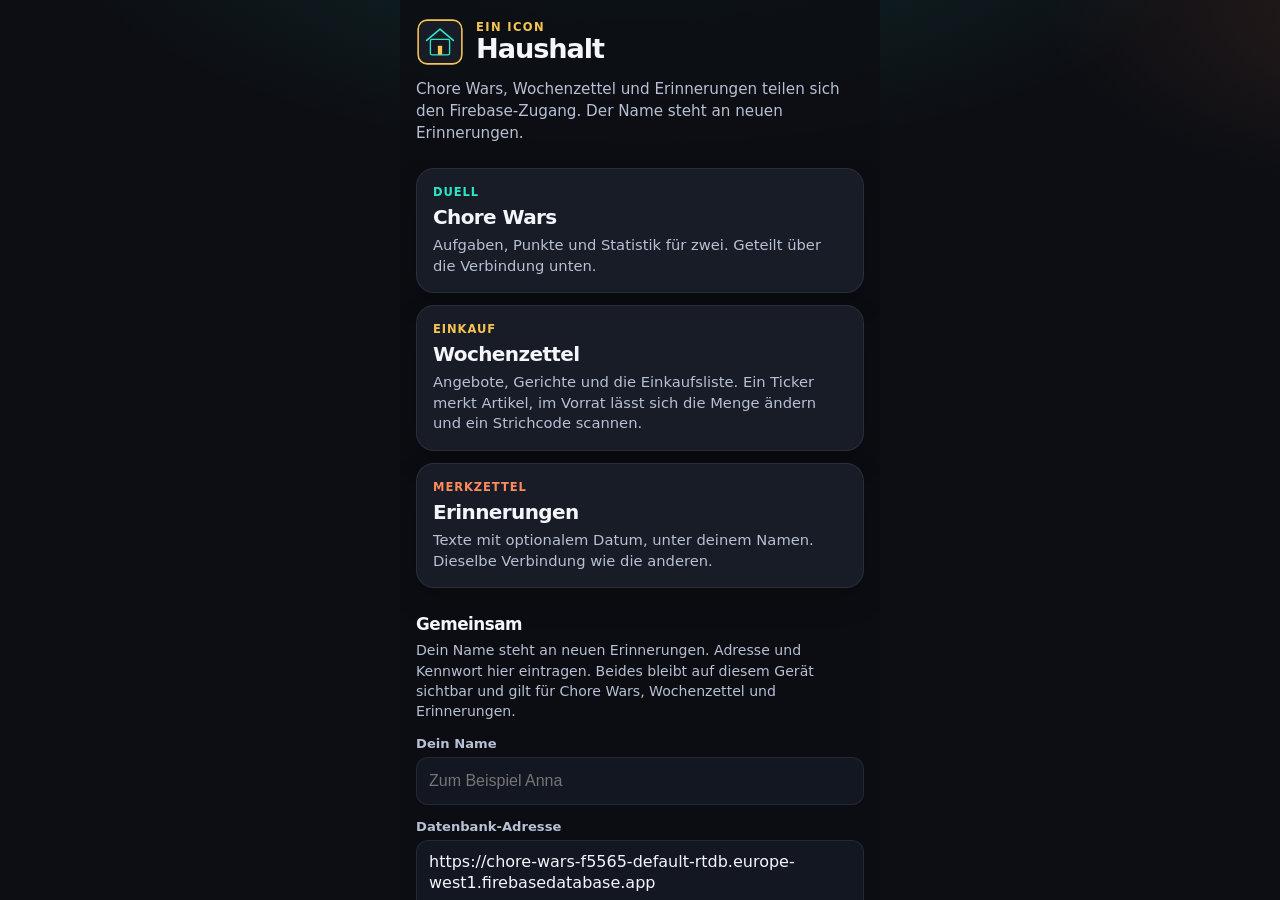
<file: index.html>
<!DOCTYPE html>
<html lang="de">
<head>
  <meta charset="utf-8">
  <meta name="viewport" content="width=device-width, initial-scale=1, maximum-scale=1, user-scalable=no, viewport-fit=cover, interactive-widget=resizes-content">
  <meta name="apple-mobile-web-app-capable" content="yes">
  <meta name="apple-mobile-web-app-status-bar-style" content="black-translucent">
  <meta name="apple-mobile-web-app-title" content="Haushalt">
  <meta name="mobile-web-app-capable" content="yes">
  <meta name="theme-color" content="#0c0e13">
  <meta name="color-scheme" content="dark">
  <meta name="format-detection" content="telephone=no">
  <meta name="description" content="Haushalt bündelt Chore Wars, Wochenzettel und Erinnerungen. Name und Firebase-Zugang gelten für alle drei.">
  <title>Haushalt</title>
  <link rel="manifest" href="./manifest.json">
  <link rel="icon" type="image/svg+xml" href="./icon.svg">
  <link rel="apple-touch-icon" href="./icon.svg">
  <link rel="stylesheet" href="./styles.css">
</head>
<body>
  <div class="app">
    <header class="header">
      <div class="brand">
        <svg class="logo" viewBox="0 0 180 180" aria-hidden="true">
          <rect width="180" height="180" rx="40" fill="#0c0e13"/>
          <rect x="8" y="8" width="164" height="164" rx="34" fill="#171c27" stroke="#f6c453" stroke-width="6"/>
          <path d="M40 84 L90 42 L140 84" fill="none" stroke="#2ee6c7" stroke-width="6" stroke-linejoin="round" stroke-linecap="round"/>
          <rect x="54" y="80" width="72" height="58" rx="6" fill="#121722" stroke="#2ee6c7" stroke-width="5"/>
          <rect x="82" y="104" width="16" height="34" rx="2" fill="#f6c453"/>
        </svg>
        <div>
          <p class="eyebrow">Ein Icon</p>
          <h1>Haushalt</h1>
        </div>
      </div>
      <p class="lead">Chore Wars, Wochenzettel und Erinnerungen teilen sich den Firebase-Zugang. Der Name steht an neuen Erinnerungen.</p>
    </header>
    <main class="content">
      <nav class="tiles" aria-label="Haushalts-Apps">
        <a class="tile tile-chores" href="chore-wars/index.html">
          <span class="tile-kicker">Duell</span>
          <span class="tile-title">Chore Wars</span>
          <span class="tile-text">Aufgaben, Punkte und Statistik für zwei. Geteilt über die Verbindung unten.</span>
        </a>
        <a class="tile tile-meals" href="wochenzettel/index.html">
          <span class="tile-kicker">Einkauf</span>
          <span class="tile-title">Wochenzettel</span>
          <span class="tile-text">Angebote, Gerichte und die Einkaufsliste. Ein Ticker merkt Artikel, im Vorrat lässt sich die Menge ändern und ein Strichcode scannen.</span>
        </a>
        <a class="tile tile-reminders" href="erinnerungen/index.html">
          <span class="tile-kicker">Merkzettel</span>
          <span class="tile-title">Erinnerungen</span>
          <span class="tile-text">Texte mit optionalem Datum, unter deinem Namen. Dieselbe Verbindung wie die anderen.</span>
        </a>
      </nav>
      <section class="link-panel" id="verbindung" aria-labelledby="link-heading">
        <h2 id="link-heading">Gemeinsam</h2>
        <p class="hint">Dein Name steht an neuen Erinnerungen. Adresse und Kennwort hier eintragen. Beides bleibt auf diesem Gerät sichtbar und gilt für Chore Wars, Wochenzettel und Erinnerungen.</p>
        <form id="link-form" novalidate>
          <label class="field">
            <span>Dein Name</span>
            <input id="person-name" type="text" maxlength="24" autocomplete="nickname" autocapitalize="words" enterkeyhint="done" placeholder="Zum Beispiel Anna">
          </label>
          <label class="field">
            <span>Datenbank-Adresse</span>
            <textarea id="database-url" class="wrap-field" name="database-url" rows="3" maxlength="200" inputmode="url" autocomplete="off" autocapitalize="off" autocorrect="off" spellcheck="false" enterkeyhint="done" placeholder="https://name.firebaseio.com"></textarea>
          </label>
          <label class="field">
            <span>Gemeinsames Kennwort</span>
            <textarea id="secret" class="wrap-field" name="shared-secret" rows="2" maxlength="80" autocomplete="off" autocapitalize="off" autocorrect="off" spellcheck="false" enterkeyhint="done" placeholder="Mindestens 8 Zeichen, auf beiden Geräten gleich"></textarea>
          </label>
          <p id="link-note" class="hint" role="status"></p>
          <p id="sheet-error" class="sheet-error" role="alert" hidden></p>
          <button id="sheet-submit" class="link-submit" type="submit">Eintragen</button>
        </form>
        <button id="sync-status" class="sync-status" type="button">Nur dieses Gerät</button>
      </section>
      <p class="note">Auf dem iPhone: Teilen, dann „Zum Home-Bildschirm“. Dieses Menü als Icon wählen, dann bleiben die Seiten in derselben App.</p>
    </main>
  </div>
  <noscript>
    <p class="note">Haushalt braucht JavaScript für den Offline-Speicher. Die Seiten lassen sich auch so öffnen.</p>
  </noscript>
  <div id="sheet" class="sheet" hidden>
    <button type="button" class="sheet-backdrop" data-sheet-close aria-label="Schließen"></button>
      <div id="sheet-panel" class="sheet-panel" role="dialog" aria-modal="true" aria-labelledby="sheet-title" tabindex="-1">
        <h2 id="sheet-title">Gemeinsam nutzen</h2>
        <div class="sheet-body">
          <p class="hint">Beide Handys tragen dieselbe Adresse und dasselbe Kennwort ein. Der Name bleibt auf dem jeweiligen Gerät.</p>
          <p class="hint">Wochenzettel und Erinnerungen liegen im selben Haushalt wie Chore Wars. Dieselben Regeln gelten für alle drei.</p>
          <details class="rules-details">
            <summary>Regeln zum Kopieren</summary>
            <textarea id="rules" class="rules-box" readonly rows="8" aria-label="Firebase-Regeln"></textarea>
          </details>
          <button id="disconnect" class="text-button" type="button" hidden>Verbindung trennen</button>
        </div>
        <div class="sheet-actions">
          <button id="sheet-cancel" class="sheet-cancel" type="button">Schließen</button>
        </div>
    </div>
  </div>
  <script src="./haushalt-sync.js"></script>
  <script src="./app.js"></script>
</body>
</html>
</file>
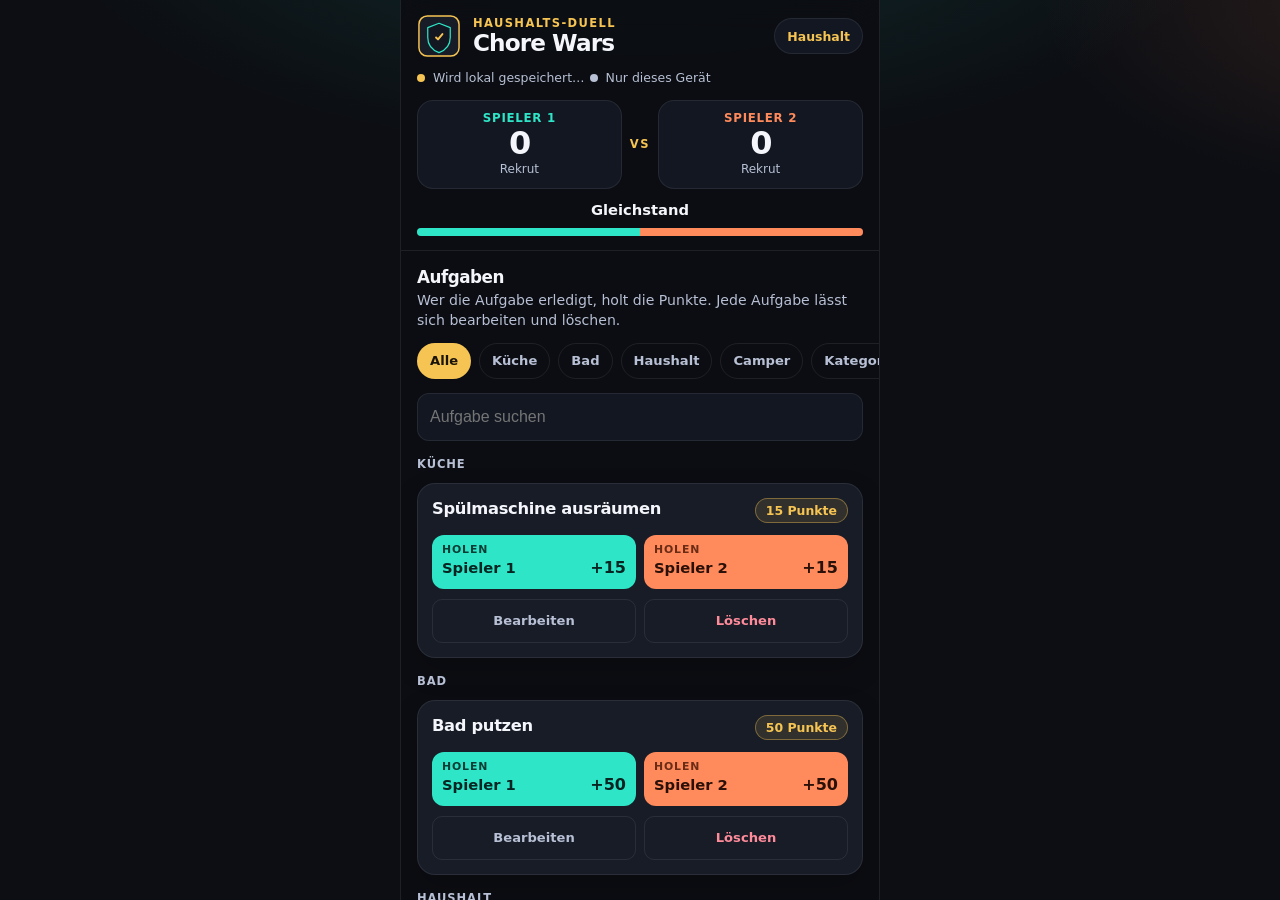
<file: chore-wars/index.html>
<!DOCTYPE html>
<html lang="de">
<head>
  <meta charset="utf-8">
  <meta name="viewport" content="width=device-width, initial-scale=1, maximum-scale=1, user-scalable=no, viewport-fit=cover">
  <meta name="apple-mobile-web-app-capable" content="yes">
  <meta name="apple-mobile-web-app-status-bar-style" content="black-translucent">
  <meta name="apple-mobile-web-app-title" content="Chore Wars">
  <meta name="mobile-web-app-capable" content="yes">
  <meta name="theme-color" content="#0c0e13">
  <meta name="color-scheme" content="dark">
  <meta name="format-detection" content="telephone=no">
  <meta name="description" content="Chore Wars ist ein Haushalts-Duell für zwei Spieler. Aufgaben und Namen lassen sich in der App ändern. Der Stand bleibt auf dem Gerät und kann mit einem zweiten Gerät geteilt werden.">
  <title>Chore Wars – Haushalts-Duell</title>
  <link rel="manifest" href="./manifest.json">
  <link rel="apple-touch-icon" sizes="180x180" href="data:image/svg+xml,%3Csvg%20xmlns%3D%22http%3A%2F%2Fwww.w3.org%2F2000%2Fsvg%22%20viewBox%3D%220%200%20180%20180%22%3E%3Crect%20width%3D%22180%22%20height%3D%22180%22%20rx%3D%2240%22%20fill%3D%22%230c0e13%22%2F%3E%3Crect%20x%3D%228%22%20y%3D%228%22%20width%3D%22164%22%20height%3D%22164%22%20rx%3D%2234%22%20fill%3D%22%23171c27%22%20stroke%3D%22%23f6c453%22%20stroke-width%3D%226%22%2F%3E%3Cpath%20d%3D%22M90%2038l46%2018v40c0%2032-20%2052-46%2062-26-10-46-30-46-62V56l46-18z%22%20fill%3D%22%23121722%22%20stroke%3D%22%232ee6c7%22%20stroke-width%3D%225%22%20stroke-linejoin%3D%22round%22%2F%3E%3Cpath%20d%3D%22M78%2096l8%208%2018-22%22%20fill%3D%22none%22%20stroke%3D%22%23f6c453%22%20stroke-width%3D%228%22%20stroke-linecap%3D%22round%22%20stroke-linejoin%3D%22round%22%2F%3E%3C%2Fsvg%3E">
  <link rel="icon" type="image/svg+xml" href="data:image/svg+xml,%3Csvg%20xmlns%3D%22http%3A%2F%2Fwww.w3.org%2F2000%2Fsvg%22%20viewBox%3D%220%200%20180%20180%22%3E%3Crect%20width%3D%22180%22%20height%3D%22180%22%20rx%3D%2240%22%20fill%3D%22%230c0e13%22%2F%3E%3Crect%20x%3D%228%22%20y%3D%228%22%20width%3D%22164%22%20height%3D%22164%22%20rx%3D%2234%22%20fill%3D%22%23171c27%22%20stroke%3D%22%23f6c453%22%20stroke-width%3D%226%22%2F%3E%3Cpath%20d%3D%22M90%2038l46%2018v40c0%2032-20%2052-46%2062-26-10-46-30-46-62V56l46-18z%22%20fill%3D%22%23121722%22%20stroke%3D%22%232ee6c7%22%20stroke-width%3D%225%22%20stroke-linejoin%3D%22round%22%2F%3E%3Cpath%20d%3D%22M78%2096l8%208%2018-22%22%20fill%3D%22none%22%20stroke%3D%22%23f6c453%22%20stroke-width%3D%228%22%20stroke-linecap%3D%22round%22%20stroke-linejoin%3D%22round%22%2F%3E%3C%2Fsvg%3E">
  <link rel="stylesheet" href="./styles.css">
</head>
<body>
  <div class="app">
    <header class="header">
      <div class="brand-row">
        <div class="brand">
          <svg class="logo" viewBox="0 0 180 180" aria-hidden="true">
            <rect width="180" height="180" rx="40" fill="#0c0e13"/>
            <rect x="8" y="8" width="164" height="164" rx="34" fill="#171c27" stroke="#f6c453" stroke-width="6"/>
            <path d="M90 38l46 18v40c0 32-20 52-46 62-26-10-46-30-46-62V56l46-18z" fill="#121722" stroke="#2ee6c7" stroke-width="5" stroke-linejoin="round"/>
            <path d="M78 96l8 8 18-22" fill="none" stroke="#f6c453" stroke-width="8" stroke-linecap="round" stroke-linejoin="round"/>
          </svg>
          <div>
            <p class="eyebrow">Haushalts-Duell</p>
            <h1>Chore Wars</h1>
          </div>
        </div>
        <a class="home-link" href="../index.html">Haushalt</a>
      </div>
      <p id="connectivity" class="connectivity">Lokal auf diesem Gerät</p>
      <button id="sync-status" class="sync-status" type="button">Nur dieses Gerät</button>
      <div class="scoreboard" id="scoreboard" aria-label="Punktestand"></div>
      <p id="leader" class="leader">Gleichstand</p>
      <div class="duel" aria-hidden="true">
        <span id="bar-p1"></span>
        <span id="bar-p2"></span>
      </div>
    </header>

    <main class="content">
      <section class="chores" aria-labelledby="chores-heading">
        <div class="section-head">
          <h2 id="chores-heading">Aufgaben</h2>
          <p class="hint">Wer die Aufgabe erledigt, holt die Punkte. Jede Aufgabe lässt sich bearbeiten und löschen.</p>
        </div>
        <div id="filters" class="filters" aria-label="Kategorien"></div>
        <label class="search-field">
          <span class="sr-only">Aufgaben suchen</span>
          <input id="chore-search" class="search-input" type="search" placeholder="Aufgabe suchen" enterkeyhint="search" autocomplete="off">
        </label>
        <p id="chore-empty" class="empty" hidden>Keine Aufgaben in dieser Kategorie.</p>
        <ul id="chore-list" class="chore-list"></ul>
        <button id="add-chore" class="add" type="button">Aufgabe hinzufügen</button>
      </section>

      <section class="stats-panel" aria-labelledby="stats-heading">
        <div class="section-head">
          <h2 id="stats-heading">Statistik</h2>
          <p class="hint">Bleibt stehen, wenn nur die Punkte zurückgesetzt werden.</p>
        </div>
        <ul id="stats-list" class="stats-list"></ul>
      </section>

      <section class="history-panel" aria-labelledby="history-heading">
        <div class="section-head">
          <h2 id="history-heading">Letzte Erledigungen</h2>
          <p class="hint">Die letzten 50 Einträge. Die neueste Buchung lässt sich rückgängig machen und wiederholen.</p>
        </div>
        <div class="history-actions">
          <button id="undo-btn" class="tool" type="button" disabled>Rückgängig</button>
          <button id="redo-btn" class="tool" type="button" disabled>Wiederholen</button>
        </div>
        <p id="history-empty" class="empty">Noch keine Aufgaben erledigt.</p>
        <ol id="history-list" class="history-list" hidden></ol>
        <button id="reset-btn" class="reset" type="button">Zurücksetzen</button>
        <button id="backup-btn" class="backup" type="button">Sicherung</button>
      </section>
    </main>
  </div>
  <p id="live" class="sr-only" aria-live="polite"></p>
  <noscript>
    <p class="noscript">Chore Wars braucht JavaScript. Punkte bleiben danach lokal auf diesem Gerät, ohne weitere Serveranfrage.</p>
  </noscript>
  <div id="sheet" class="sheet" hidden>
    <button type="button" class="sheet-backdrop" data-sheet-close aria-label="Schließen"></button>
    <div class="sheet-panel" role="dialog" aria-modal="true" aria-labelledby="sheet-title">
      <form id="sheet-form" novalidate>
        <h2 id="sheet-title"></h2>
        <div id="sheet-body" class="sheet-body"></div>
        <p id="sheet-error" class="sheet-error" role="alert" hidden></p>
        <div class="sheet-actions">
          <button type="button" class="sheet-cancel" id="sheet-cancel" data-sheet-close>Abbrechen</button>
          <button type="submit" class="sheet-submit" id="sheet-submit">Sichern</button>
        </div>
      </form>
    </div>
  </div>
  <input id="import-file" class="file-input" type="file" accept="application/json,.json">
  <script src="./state.js"></script>
  <script src="../haushalt-sync.js"></script>
  <script src="./app.js"></script>
</body>
</html>
</file>
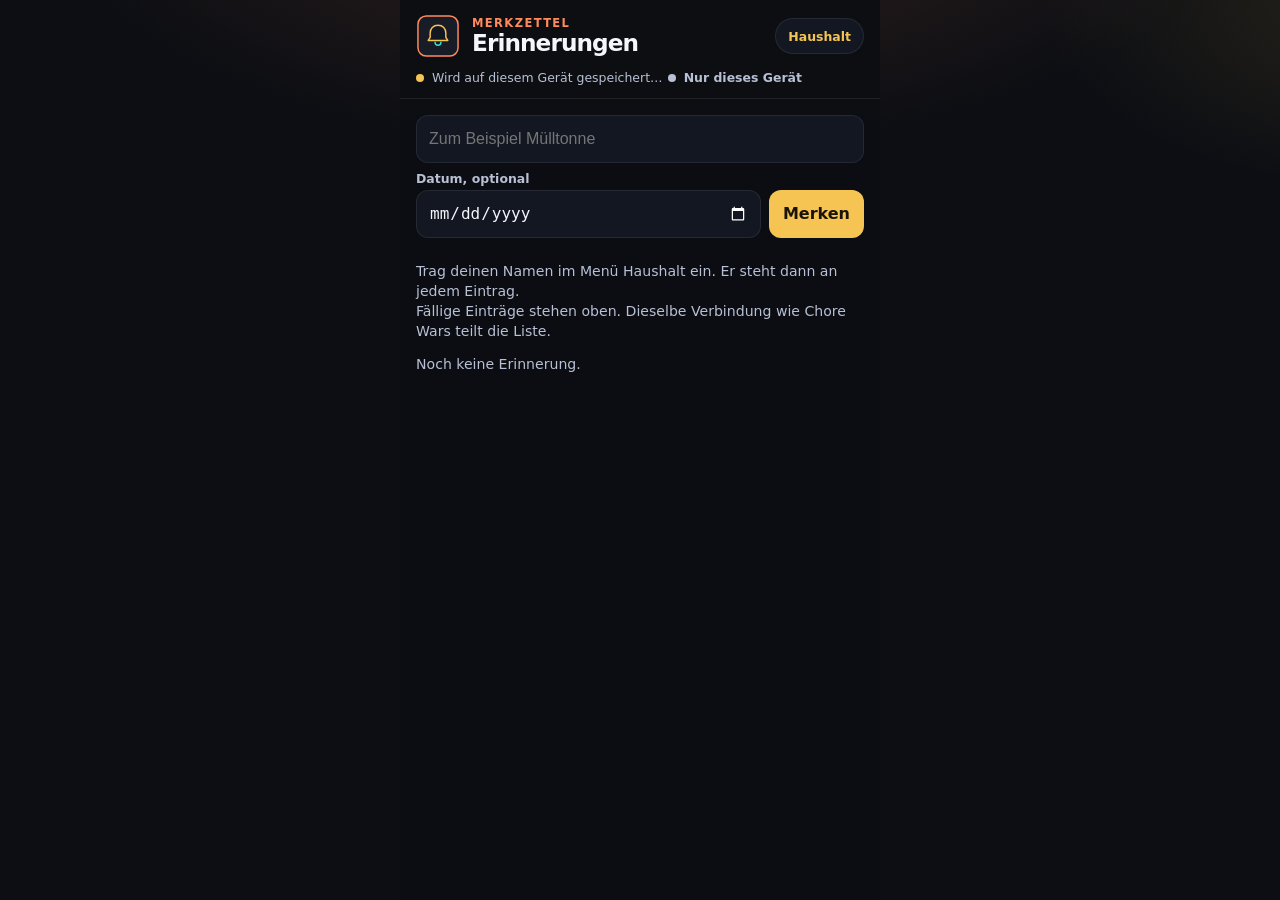
<file: erinnerungen/index.html>
<!DOCTYPE html>
<html lang="de">
<head>
  <meta charset="utf-8">
  <meta name="viewport" content="width=device-width, initial-scale=1, maximum-scale=1, user-scalable=no, viewport-fit=cover">
  <meta name="apple-mobile-web-app-capable" content="yes">
  <meta name="apple-mobile-web-app-status-bar-style" content="black-translucent">
  <meta name="apple-mobile-web-app-title" content="Erinnerungen">
  <meta name="mobile-web-app-capable" content="yes">
  <meta name="theme-color" content="#0c0e13">
  <meta name="color-scheme" content="dark">
  <meta name="format-detection" content="telephone=no">
  <meta name="description" content="Erinnerungen merkt Texte mit optionalem Datum. Fällige Einträge stehen oben. Die Liste bleibt auf dem Gerät.">
  <title>Erinnerungen</title>
  <link rel="manifest" href="./manifest.json">
  <link rel="icon" type="image/svg+xml" href="./icon.svg">
  <link rel="apple-touch-icon" href="./icon.svg">
  <link rel="stylesheet" href="./styles.css">
</head>
<body>
  <div class="app">
    <header class="header">
      <div class="brand-row">
        <div class="brand">
          <svg class="logo" viewBox="0 0 180 180" aria-hidden="true">
            <rect width="180" height="180" rx="40" fill="#0c0e13"/>
            <rect x="8" y="8" width="164" height="164" rx="34" fill="#171c27" stroke="#ff8a5b" stroke-width="6"/>
            <path d="M90 46c-20 0-32 14-32 32v18l-8 12h80l-8-12V78c0-18-12-32-32-32z" fill="#121722" stroke="#f6c453" stroke-width="6" stroke-linejoin="round"/>
            <path d="M78 116a12 12 0 0 0 24 0" fill="none" stroke="#2ee6c7" stroke-width="6" stroke-linecap="round"/>
          </svg>
          <div>
            <p class="eyebrow">Merkzettel</p>
            <h1>Erinnerungen</h1>
          </div>
        </div>
        <a class="home-link" href="../index.html">Haushalt</a>
      </div>
      <p id="connectivity" class="connectivity">Auf diesem Gerät</p>
      <a id="sync-status" class="sync-status" href="../index.html#verbindung">Nur dieses Gerät</a>
      <p id="due-banner" class="due-banner" hidden></p>
    </header>

    <main class="content" id="content">
      <form id="form" class="compose" autocomplete="off">
        <label class="field">
          <span class="sr-only">Erinnerung</span>
          <input id="text" type="text" maxlength="120" placeholder="Zum Beispiel Mülltonne" enterkeyhint="done" autocomplete="off" autocapitalize="sentences">
        </label>
        <div class="compose-row">
          <label class="field grow">
            <span class="field-label">Datum, optional</span>
            <input id="date" type="date">
          </label>
          <button type="submit">Merken</button>
        </div>
      </form>
      <p id="note" class="hint" role="status"></p>
      <p id="author-hint" class="hint">Trag deinen Namen im Menü Haushalt ein. Er steht dann an jedem Eintrag.</p>
      <p class="hint">Fällige Einträge stehen oben. Dieselbe Verbindung wie Chore Wars teilt die Liste.</p>
      <p id="empty" class="empty">Noch keine Erinnerung.</p>
      <ul id="open-list" class="cards" aria-label="Offene Erinnerungen"></ul>
      <div id="done-wrap" class="done-wrap" hidden>
        <div class="done-head">
          <h2>Erledigt</h2>
          <button id="clear-done" type="button">Erledigte löschen</button>
        </div>
        <ul id="done-list" class="cards" aria-label="Erledigte Erinnerungen"></ul>
      </div>
    </main>
  </div>
  <p id="live" class="sr-only" aria-live="polite"></p>
  <noscript>
    <p class="note">Erinnerungen braucht JavaScript. Die Liste bleibt danach auf diesem Gerät.</p>
  </noscript>
  <div id="sheet" class="sheet" hidden>
    <div class="sheet-panel" role="dialog" aria-modal="true" aria-labelledby="sheet-title">
      <h2 id="sheet-title">Zwei Listen</h2>
      <p id="sheet-copy" class="hint"></p>
      <div class="sheet-actions">
        <button id="sheet-keep" type="button">Liste dieses Geräts</button>
        <button id="sheet-take" type="button">Gemeinsame Liste</button>
        <button id="sheet-cancel" type="button">Abbrechen</button>
      </div>
    </div>
  </div>
  <script src="../haushalt-sync.js"></script>
  <script src="./reminders.js"></script>
  <script src="./app.js"></script>
</body>
</html>
</file>
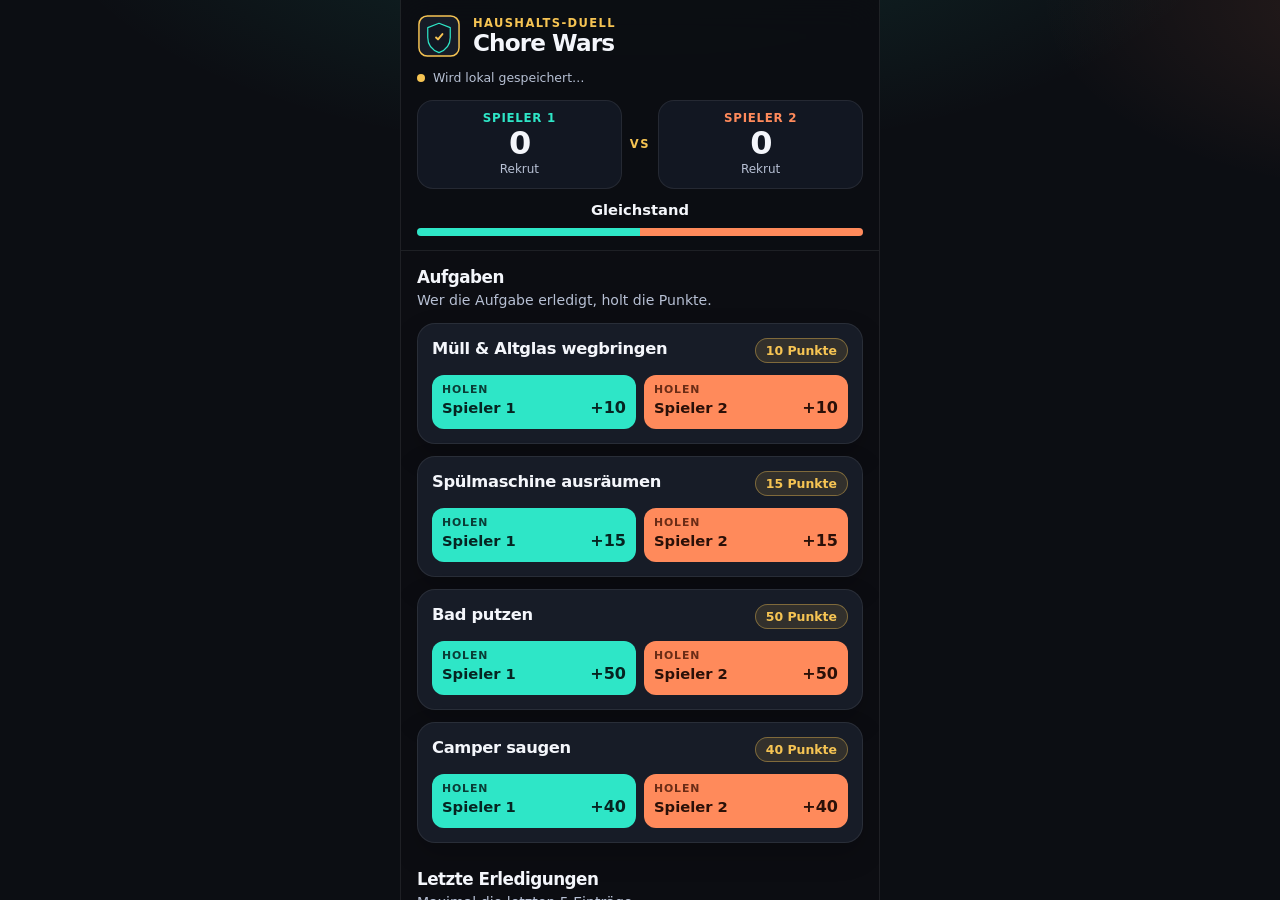
<file: Spielerei/index.html>
<!DOCTYPE html>
<html lang="de">
<head>
  <meta charset="utf-8">
  <meta name="viewport" content="width=device-width, initial-scale=1, maximum-scale=1, user-scalable=no, viewport-fit=cover">
  <meta name="apple-mobile-web-app-capable" content="yes">
  <meta name="apple-mobile-web-app-status-bar-style" content="black-translucent">
  <meta name="apple-mobile-web-app-title" content="Chore Wars">
  <meta name="mobile-web-app-capable" content="yes">
  <meta name="theme-color" content="#0c0e13">
  <meta name="color-scheme" content="dark">
  <meta name="format-detection" content="telephone=no">
  <meta name="description" content="Chore Wars ist ein gamifizierter Haushalts-Aufgaben-Tracker für zwei Spieler und funktioniert offline.">
  <title>Chore Wars – Haushalts-Duell</title>
  <link rel="manifest" href="./manifest.json">
  <link rel="apple-touch-icon" sizes="180x180" href="data:image/svg+xml,%3Csvg%20xmlns%3D%22http%3A%2F%2Fwww.w3.org%2F2000%2Fsvg%22%20viewBox%3D%220%200%20180%20180%22%3E%3Crect%20width%3D%22180%22%20height%3D%22180%22%20rx%3D%2240%22%20fill%3D%22%230c0e13%22%2F%3E%3Crect%20x%3D%228%22%20y%3D%228%22%20width%3D%22164%22%20height%3D%22164%22%20rx%3D%2234%22%20fill%3D%22%23171c27%22%20stroke%3D%22%23f6c453%22%20stroke-width%3D%226%22%2F%3E%3Cpath%20d%3D%22M90%2038l46%2018v40c0%2032-20%2052-46%2062-26-10-46-30-46-62V56l46-18z%22%20fill%3D%22%23121722%22%20stroke%3D%22%232ee6c7%22%20stroke-width%3D%225%22%20stroke-linejoin%3D%22round%22%2F%3E%3Cpath%20d%3D%22M78%2096l8%208%2018-22%22%20fill%3D%22none%22%20stroke%3D%22%23f6c453%22%20stroke-width%3D%228%22%20stroke-linecap%3D%22round%22%20stroke-linejoin%3D%22round%22%2F%3E%3C%2Fsvg%3E">
  <link rel="icon" type="image/svg+xml" href="data:image/svg+xml,%3Csvg%20xmlns%3D%22http%3A%2F%2Fwww.w3.org%2F2000%2Fsvg%22%20viewBox%3D%220%200%20180%20180%22%3E%3Crect%20width%3D%22180%22%20height%3D%22180%22%20rx%3D%2240%22%20fill%3D%22%230c0e13%22%2F%3E%3Crect%20x%3D%228%22%20y%3D%228%22%20width%3D%22164%22%20height%3D%22164%22%20rx%3D%2234%22%20fill%3D%22%23171c27%22%20stroke%3D%22%23f6c453%22%20stroke-width%3D%226%22%2F%3E%3Cpath%20d%3D%22M90%2038l46%2018v40c0%2032-20%2052-46%2062-26-10-46-30-46-62V56l46-18z%22%20fill%3D%22%23121722%22%20stroke%3D%22%232ee6c7%22%20stroke-width%3D%225%22%20stroke-linejoin%3D%22round%22%2F%3E%3Cpath%20d%3D%22M78%2096l8%208%2018-22%22%20fill%3D%22none%22%20stroke%3D%22%23f6c453%22%20stroke-width%3D%228%22%20stroke-linecap%3D%22round%22%20stroke-linejoin%3D%22round%22%2F%3E%3C%2Fsvg%3E">
  <link rel="stylesheet" href="./styles.css">
</head>
<body>
  <div class="app">
    <header class="header">
      <div class="brand">
        <svg class="logo" viewBox="0 0 180 180" aria-hidden="true">
          <rect width="180" height="180" rx="40" fill="#0c0e13"/>
          <rect x="8" y="8" width="164" height="164" rx="34" fill="#171c27" stroke="#f6c453" stroke-width="6"/>
          <path d="M90 38l46 18v40c0 32-20 52-46 62-26-10-46-30-46-62V56l46-18z" fill="#121722" stroke="#2ee6c7" stroke-width="5" stroke-linejoin="round"/>
          <path d="M78 96l8 8 18-22" fill="none" stroke="#f6c453" stroke-width="8" stroke-linecap="round" stroke-linejoin="round"/>
        </svg>
        <div>
          <p class="eyebrow">Haushalts-Duell</p>
          <h1>Chore Wars</h1>
        </div>
      </div>
      <p id="connectivity" class="connectivity">Lokal auf diesem Gerät</p>
      <div class="scoreboard" aria-label="Punktestand">
        <article class="player player-p1" id="card-p1">
          <p class="player-name">Spieler 1</p>
          <p class="score"><span id="score-p1" class="score-value" data-value="0">0</span><span class="sr-only"> Punkte</span></p>
          <p class="rank" id="rank-p1">Rekrut</p>
          <p class="crown" id="crown-p1" hidden>Führung</p>
        </article>
        <p class="vs" aria-hidden="true">VS</p>
        <article class="player player-p2" id="card-p2">
          <p class="player-name">Spieler 2</p>
          <p class="score"><span id="score-p2" class="score-value" data-value="0">0</span><span class="sr-only"> Punkte</span></p>
          <p class="rank" id="rank-p2">Rekrut</p>
          <p class="crown" id="crown-p2" hidden>Führung</p>
        </article>
      </div>
      <p id="leader" class="leader">Gleichstand</p>
      <div class="duel" aria-hidden="true">
        <span id="bar-p1"></span>
        <span id="bar-p2"></span>
      </div>
    </header>

    <main class="content">
      <section class="chores" aria-labelledby="chores-heading">
        <div class="section-head">
          <h2 id="chores-heading">Aufgaben</h2>
          <p class="hint">Wer die Aufgabe erledigt, holt die Punkte.</p>
        </div>
        <ul id="chore-list" class="chore-list"></ul>
      </section>

      <section class="history-panel" aria-labelledby="history-heading">
        <div class="section-head">
          <h2 id="history-heading">Letzte Erledigungen</h2>
          <p class="hint">Maximal die letzten 5 Einträge.</p>
        </div>
        <p id="history-empty" class="empty">Noch keine Aufgaben erledigt.</p>
        <ol id="history-list" class="history-list" hidden></ol>
        <button id="reset-btn" class="reset" type="button">Punkte zurücksetzen</button>
      </section>
    </main>
  </div>
  <p id="live" class="sr-only" aria-live="polite"></p>
  <noscript>
    <p class="noscript">Chore Wars braucht JavaScript. Punkte bleiben danach lokal auf diesem Gerät, ohne weitere Serveranfrage.</p>
  </noscript>
  <script src="./app.js"></script>
</body>
</html>
</file>
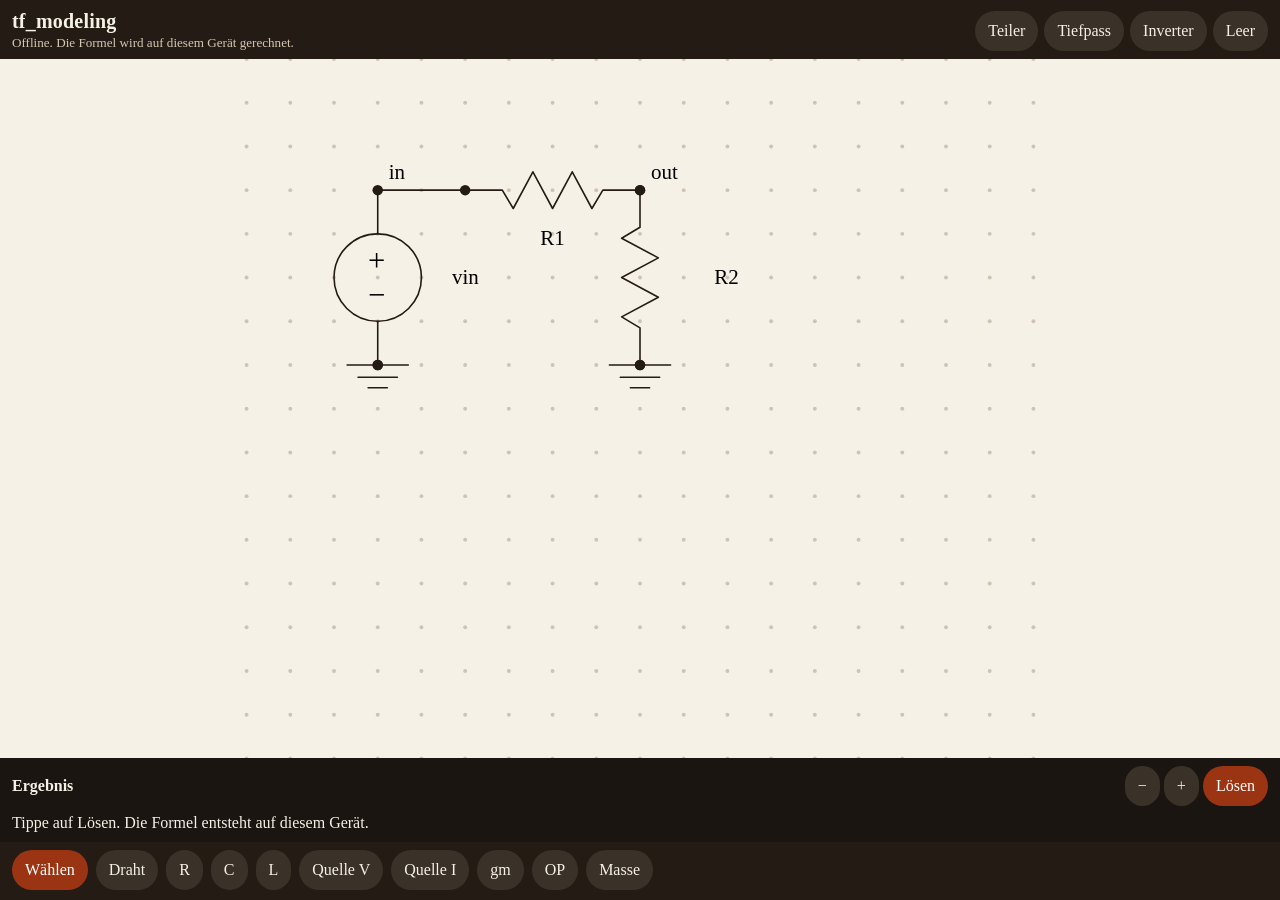
<file: tf_modeling/index.html>
<!DOCTYPE html>
<html lang="de">
<head>
  <meta charset="utf-8">
  <meta name="viewport" content="width=device-width, initial-scale=1, viewport-fit=cover">
  <meta name="apple-mobile-web-app-capable" content="yes">
  <meta name="apple-mobile-web-app-status-bar-style" content="black-translucent">
  <meta name="apple-mobile-web-app-title" content="tf_modeling">
  <title>tf_modeling</title>
  <link rel="manifest" href="manifest.webmanifest">
  <link rel="icon" href="icon-180.png">
  <link rel="apple-touch-icon" href="icon-180.png">
  <link rel="stylesheet" href="styles.css">
</head>
<body>
  <div class="app">
    <header class="top">
      <div>
        <h1>tf_modeling</h1>
        <p>Offline. Die Formel wird auf diesem Gerät gerechnet.</p>
      </div>
      <div class="examples" id="examples">
        <button type="button" data-example="teiler">Teiler</button>
        <button type="button" data-example="tiefpass">Tiefpass</button>
        <button type="button" data-example="inverter">Inverter</button>
        <button type="button" data-example="">Leer</button>
      </div>
    </header>
    <div class="stage">
      <p class="hint" id="hint">Ziehe R, C, L oder eine Quelle auf die Fläche. Masse nicht vergessen. Mit Draht verbindest du zwei Pins.</p>
      <svg id="board" xmlns="http://www.w3.org/2000/svg"></svg>
    </div>
    <section class="result" aria-live="polite">
      <div class="row">
        <strong>Ergebnis</strong>
        <span>
          <button type="button" id="zoom-out" aria-label="Verkleinern">−</button>
          <button type="button" id="zoom-in" aria-label="Vergrößern">+</button>
          <button type="button" id="solve" class="primary">Lösen</button>
        </span>
      </div>
      <p id="result"></p>
    </section>
    <div class="inspector" id="inspector" hidden>
      <label>Name<input id="name" autocomplete="off"></label>
      <label>Wert<input id="value" autocomplete="off"></label>
      <label>Netz<input id="net" autocomplete="off" placeholder="out"></label>
      <button type="button" id="rotate">Drehen</button>
      <button type="button" id="delete">Löschen</button>
    </div>
    <div class="tools" id="palette">
      <button type="button" data-tool="select">Wählen</button>
      <button type="button" data-tool="wire">Draht</button>
      <button type="button" data-type="R">R</button>
      <button type="button" data-type="C">C</button>
      <button type="button" data-type="L">L</button>
      <button type="button" data-type="V">Quelle V</button>
      <button type="button" data-type="I">Quelle I</button>
      <button type="button" data-type="G">gm</button>
      <button type="button" data-type="O">OP</button>
      <button type="button" data-type="GND">Masse</button>
    </div>
  </div>
  <div id="ghost" class="ghost" hidden></div>
  <script src="solver.js"></script>
  <script src="app.js"></script>
</body>
</html>
</file>
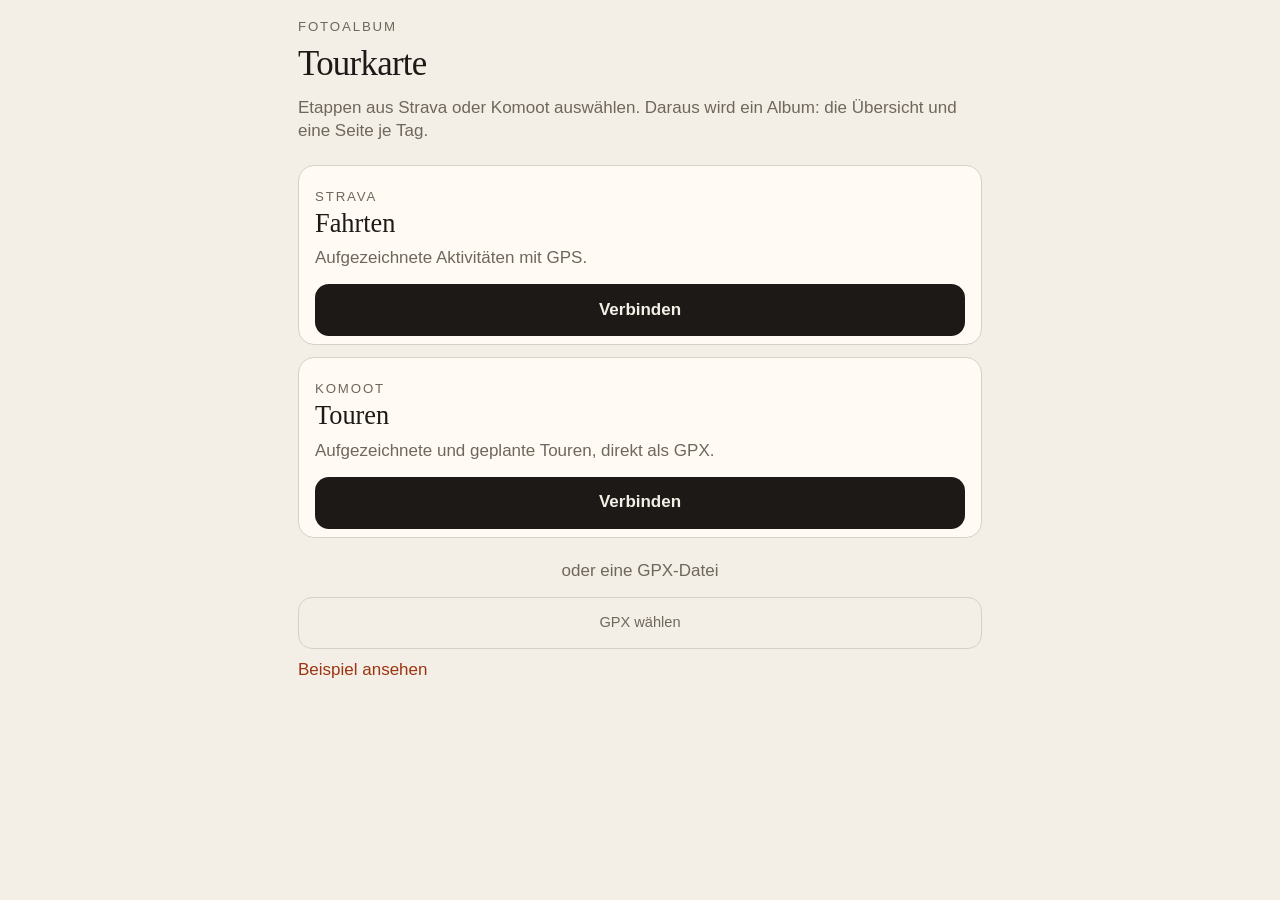
<file: tourkarte/index.html>
<!DOCTYPE html>
<html lang="de">
<head>
  <meta charset="utf-8">
  <meta name="viewport" content="width=device-width, initial-scale=1, viewport-fit=cover">
  <meta name="apple-mobile-web-app-capable" content="yes">
  <meta name="apple-mobile-web-app-status-bar-style" content="default">
  <meta name="apple-mobile-web-app-title" content="Tourkarte">
  <meta name="mobile-web-app-capable" content="yes">
  <meta name="theme-color" content="#f3efe6">
  <meta name="color-scheme" content="light">
  <meta name="description" content="Etappen aus Strava oder Komoot auswählen und als Album mit Übersicht und Tagesseiten zeichnen.">
  <title>Tourkarte</title>
  <link rel="manifest" href="./manifest.json">
  <link rel="icon" href="./icon.svg" type="image/svg+xml">
  <link rel="apple-touch-icon" href="./icon-180.png">
  <link rel="stylesheet" href="./styles.css">
</head>
<body>
  <div class="app">
    <main id="screen"></main>
  </div>
  <script src="./map.js"></script>
  <script src="./strava.js"></script>
  <script src="./komoot.js"></script>
  <script src="./app.js"></script>
</body>
</html>
</file>
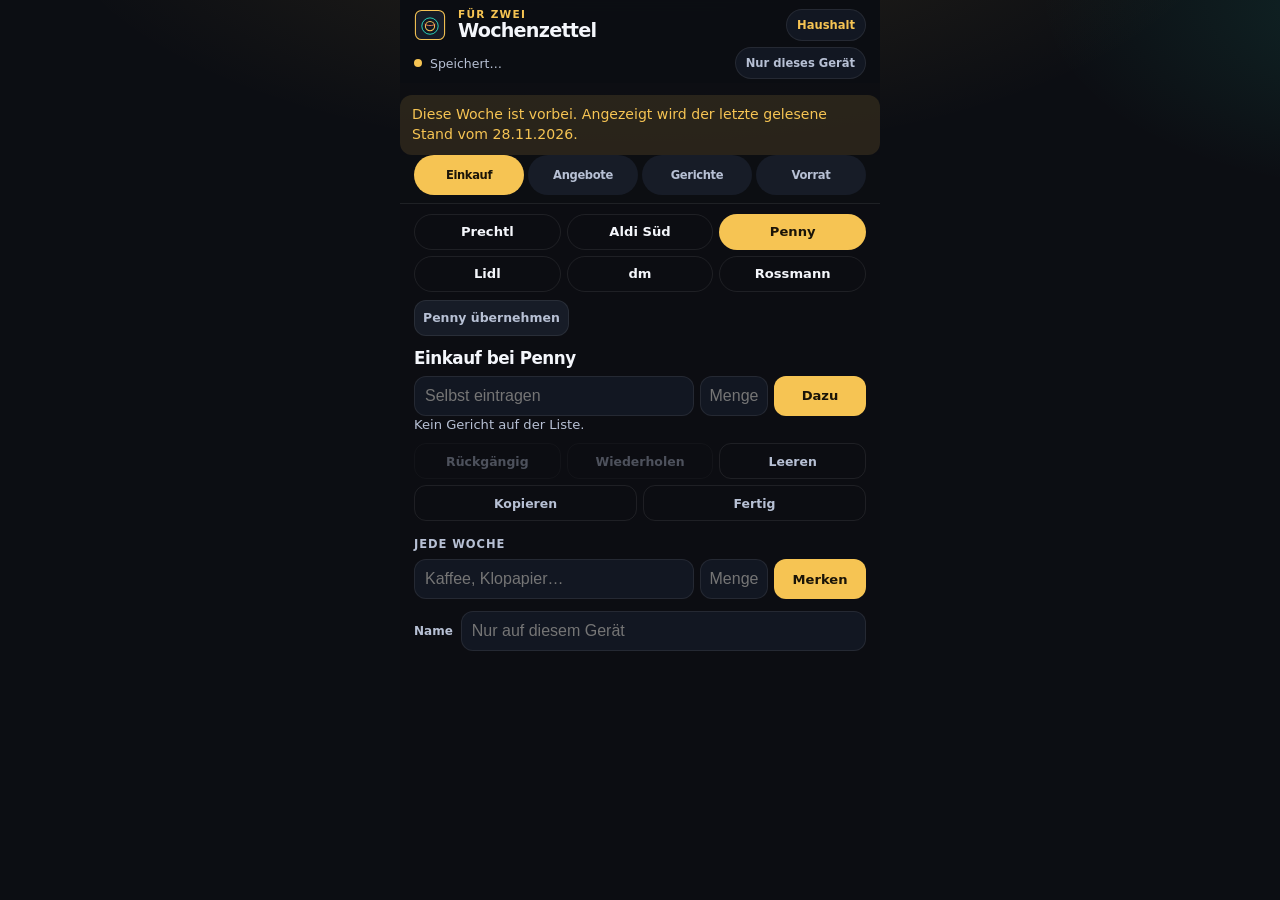
<file: wochenzettel/index.html>
<!DOCTYPE html>
<html lang="de">
<head>
  <meta charset="utf-8">
  <meta name="viewport" content="width=device-width, initial-scale=1, maximum-scale=1, user-scalable=no, viewport-fit=cover">
  <meta name="apple-mobile-web-app-capable" content="yes">
  <meta name="apple-mobile-web-app-status-bar-style" content="black-translucent">
  <meta name="apple-mobile-web-app-title" content="Wochenzettel">
  <meta name="mobile-web-app-capable" content="yes">
  <meta name="theme-color" content="#0c0e13">
  <meta name="color-scheme" content="dark">
  <meta name="format-detection" content="telephone=no">
  <meta name="description" content="Wochenzettel liest die Angebote von Prechtl, Aldi Süd, Penny, Lidl, dm und Rossmann, schlägt Gerichte für zwei vor und führt die Einkaufsliste im Markt. Ein Ticker erinnert, sobald ein gemerkter Artikel im Angebot steht.">
  <title>Wochenzettel</title>
  <link rel="manifest" href="./manifest.json">
  <link rel="icon" type="image/svg+xml" href="./icon.svg">
  <link rel="apple-touch-icon" href="./icon.svg">
  <link rel="stylesheet" href="./styles.css">
</head>
<body>
  <div class="app">
    <header class="header">
      <div class="brand-row">
        <div class="brand">
          <svg class="logo" viewBox="0 0 180 180" aria-hidden="true">
            <rect width="180" height="180" rx="40" fill="#0c0e13"/>
            <rect x="8" y="8" width="164" height="164" rx="34" fill="#171c27" stroke="#f6c453" stroke-width="6"/>
            <circle cx="90" cy="96" r="46" fill="#121722" stroke="#2ee6c7" stroke-width="5"/>
            <circle cx="90" cy="96" r="26" fill="none" stroke="#f6c453" stroke-width="6"/>
            <path d="M62 86c12 10 44 10 56 0" fill="none" stroke="#ff8a5b" stroke-width="5" stroke-linecap="round"/>
          </svg>
          <div>
            <p class="eyebrow">Für zwei</p>
            <h1>Wochenzettel</h1>
          </div>
        </div>
        <a class="home-link" href="../index.html">Haushalt</a>
      </div>
      <div class="status-row">
        <p id="connectivity" class="connectivity">Auf diesem Gerät</p>
        <a id="sync-status" class="sync-status" href="../index.html#verbindung">Nur dieses Gerät</a>
      </div>
      <button id="ticker-banner" class="ticker-banner" type="button" hidden></button>
    </header>

    <p id="week-note" class="banner app-banner" hidden></p>
    <nav id="tabs" class="tabs" role="tablist" aria-label="Bereiche">
      <button type="button" class="tab" id="tab-einkauf" role="tab" aria-selected="true" aria-controls="panel-einkauf" tabindex="0">Einkauf</button>
      <button type="button" class="tab" id="tab-angebote" role="tab" aria-selected="false" aria-controls="panel-angebote" tabindex="-1">Angebote</button>
      <button type="button" class="tab" id="tab-gerichte" role="tab" aria-selected="false" aria-controls="panel-gerichte" tabindex="-1">Gerichte</button>
      <button type="button" class="tab" id="tab-vorrat" role="tab" aria-selected="false" aria-controls="panel-vorrat" tabindex="-1">Vorrat</button>
    </nav>

    <main class="content">
      <section id="panel-einkauf" class="panel" role="tabpanel" aria-labelledby="tab-einkauf">
        <div id="store-picks" class="store-picks" role="group" aria-label="Supermärkte"></div>
        <div id="claims" class="claims"></div>
        <div class="list-head">
          <h2 id="shop-heading">Einkaufsliste</h2>
          <p id="shop-progress" class="hint"></p>
        </div>
        <form id="shop-form" class="shop-form" autocomplete="off">
          <label class="field grow">
            <span class="sr-only">Artikel auf die Einkaufsliste</span>
            <input id="shop-text" type="text" placeholder="Selbst eintragen" enterkeyhint="next" autocomplete="off" autocapitalize="off" autocorrect="off">
          </label>
          <label class="field shop-qty">
            <span class="sr-only">Menge</span>
            <input id="shop-amount" type="text" placeholder="Menge" enterkeyhint="done" autocomplete="off" autocapitalize="off" autocorrect="off">
          </label>
          <button type="submit">Dazu</button>
        </form>
        <p id="shop-note" class="hint" role="status"></p>
        <p id="shop-empty" class="empty">Noch nichts auf der Liste.</p>
        <ul id="shop-list" class="shop-list"></ul>
        <div class="shop-tools">
          <button type="button" id="undo" disabled>Rückgängig</button>
          <button type="button" id="redo" disabled>Wiederholen</button>
          <button type="button" id="clear-list">Leeren</button>
          <button type="button" id="copy-list">Kopieren</button>
          <button type="button" id="finish-trip">Fertig</button>
        </div>
        <h3 class="group-label staple-label">Jede Woche</h3>
        <form id="staple-form" class="shop-form staple-form" autocomplete="off">
          <label class="field grow">
            <span class="sr-only">Jede Woche</span>
            <input id="staple-text" type="text" maxlength="80" placeholder="Kaffee, Klopapier…" enterkeyhint="next">
          </label>
          <label class="field shop-qty">
            <span class="sr-only">Menge</span>
            <input id="staple-amount" type="text" maxlength="80" placeholder="Menge" enterkeyhint="done">
          </label>
          <button type="submit">Merken</button>
        </form>
        <p id="staple-note" class="hint" role="status"></p>
        <ul id="staples" class="shop-list staple-list"></ul>
        <label class="field name-field">
          <span class="field-label">Name</span>
          <input id="display-name" type="text" maxlength="24" placeholder="Nur auf diesem Gerät" autocomplete="nickname" enterkeyhint="done" autocapitalize="words">
        </label>
      </section>

      <section id="panel-angebote" class="panel" role="tabpanel" aria-labelledby="tab-angebote" hidden>
        <div class="section-head">
          <h2 id="ticker-heading">Ticker</h2>
          <p class="hint">Erscheint oben, sobald der Artikel im Angebot steht.</p>
        </div>
        <form id="ticker-form" class="offer-form" autocomplete="off">
          <label class="field grow">
            <span class="sr-only">Artikel für den Ticker</span>
            <input id="ticker-text" type="text" placeholder="Barilla Nudeln" maxlength="80" enterkeyhint="done" autocomplete="off" autocapitalize="off" autocorrect="off">
          </label>
          <button type="submit">Merken</button>
        </form>
        <p id="ticker-note" class="hint" role="status"></p>
        <p id="ticker-empty" class="empty">Noch nichts auf dem Ticker.</p>
        <ul id="ticker-list" class="ticker-list" hidden></ul>
        <div class="section-head offers-head">
          <h2 id="offers-heading">Diese Woche</h2>
          <p id="week-line" class="hint"></p>
        </div>
        <div id="stores" class="stores"></div>
        <details class="fine-print">
          <summary>Hinweise zum Prospekt</summary>
          <p id="combo" class="hint"></p>
          <p id="unavailable" class="hint"></p>
          <p id="store-note" class="hint"></p>
        </details>
        <div id="prospekte" class="prospekte"></div>
        <div id="matched" class="chips" aria-label="Erkannte Zutaten"></div>
        <div id="offer-categories" class="chips offer-categories" role="group" aria-label="Kategorien"></div>
        <div id="offer-scroll" class="offer-scroll"></div>
        <label id="extra-store-wrap" class="field extra-store" hidden>
          <span class="field-label">Ergänzen bei</span>
          <select id="extra-store"></select>
        </label>
        <form id="offer-form" class="offer-form" autocomplete="off">
          <label class="field grow">
            <span class="sr-only">Weiteren Artikelnamen ergänzen</span>
            <input id="offer-text" type="text" placeholder="Noch etwas aus dem Blatt" enterkeyhint="done" autocomplete="off" autocapitalize="off" autocorrect="off">
          </label>
          <button type="submit">Ergänzen</button>
        </form>
        <p id="offer-note" class="hint" role="status"></p>
      </section>

      <section id="panel-gerichte" class="panel" role="tabpanel" aria-labelledby="tab-gerichte" hidden>
        <div class="section-head">
          <h2 id="ideas-heading">Gerichte</h2>
          <p class="hint">Ein Tipp, und die fehlenden Zutaten stehen auf dem Zettel.</p>
        </div>
        <div id="ideas"></div>
        <div class="section-head">
          <h2 id="evenings-heading">Abende</h2>
          <p class="hint">Die Einkaufsliste bleibt die Summe der Woche.</p>
        </div>
        <div id="evenings"></div>
        <div class="section-head">
          <h2 id="recipe-heading">Eigenes Gericht</h2>
          <p class="hint">Dieselben Zutaten wie die Vorschläge.</p>
        </div>
        <form id="recipe-form" class="recipe-form" autocomplete="off">
          <label class="field">
            <span class="sr-only">Name des Gerichts</span>
            <input id="recipe-title" type="text" maxlength="80" placeholder="Name des Gerichts" enterkeyhint="next">
          </label>
          <div class="recipe-add">
            <label class="field grow">
              <span class="sr-only">Zutat</span>
              <select id="recipe-ingredient"></select>
            </label>
            <label class="field recipe-qty">
              <span class="sr-only">Menge der Zutat</span>
              <input id="recipe-amount" type="text" maxlength="40" placeholder="Menge" enterkeyhint="done">
            </label>
            <button type="button" id="recipe-add">Zutat</button>
          </div>
          <ul id="recipe-ingredients" class="recipe-ingredients"></ul>
          <p id="recipe-note" class="hint" role="status"></p>
          <button type="submit">Gericht sichern</button>
        </form>
      </section>

      <section id="panel-vorrat" class="panel" role="tabpanel" aria-labelledby="tab-vorrat" hidden>
        <div class="section-head section-head-row">
          <div>
            <h2 id="inventory-heading">Vorrat</h2>
            <p class="hint">Schon da, also nicht auf dem Zettel.</p>
          </div>
          <button type="button" id="scan-open" class="scan-open">Scannen</button>
        </div>
        <form id="inventory-form" class="shop-form" autocomplete="off">
          <label class="field grow">
            <span class="sr-only">Was ist da</span>
            <input id="inventory-text" type="text" maxlength="80" placeholder="Reis, Öl, Kaffee…" enterkeyhint="next" autocomplete="off" autocapitalize="off" autocorrect="off">
          </label>
          <label class="field shop-qty">
            <span class="sr-only">Menge</span>
            <input id="inventory-amount" type="text" maxlength="80" placeholder="Menge" enterkeyhint="done" autocomplete="off" autocapitalize="off" autocorrect="off">
          </label>
          <button type="submit">Eintragen</button>
        </form>
        <p id="inventory-note" class="hint" role="status"></p>
        <p id="inventory-empty" class="empty">Noch nichts im Vorrat.</p>
        <ul id="inventory" class="shop-list"></ul>
      </section>
    </main>
  </div>
  <div id="scanner" class="sheet scanner" hidden>
    <button type="button" class="sheet-backdrop" data-scan-close aria-label="Schließen"></button>
    <div class="sheet-panel scanner-panel" role="dialog" aria-modal="true" aria-labelledby="scanner-title">
      <h2 id="scanner-title">Scannen</h2>
      <div class="scanner-stage">
        <video id="scanner-video" playsinline webkit-playsinline muted autoplay></video>
        <canvas id="scanner-canvas" hidden></canvas>
        <div class="scanner-aim" aria-hidden="true"></div>
      </div>
      <p id="scanner-status" class="hint" role="status">Halte den Strichcode in die Kamera.</p>
      <form id="scanner-name-form" hidden>
        <p id="scanner-name-hint" class="hint">Diesen Strichcode kenne ich nicht. Wie heißt der Artikel?</p>
        <div class="scanner-name-row">
          <label class="field grow">
            <span class="sr-only">Name des Artikels</span>
            <input id="scanner-name" type="text" maxlength="80" placeholder="Name" enterkeyhint="done" autocomplete="off" autocapitalize="off" autocorrect="off">
          </label>
          <button type="submit">In den Vorrat</button>
        </div>
        <button type="button" id="scanner-name-skip" class="scanner-skip">Nicht jetzt</button>
      </form>
      <div class="sheet-actions">
        <button type="button" class="sheet-cancel" data-scan-close>Schließen</button>
      </div>
    </div>
  </div>
  <p id="live" class="sr-only" aria-live="polite"></p>
  <noscript>
    <p class="note">Wochenzettel braucht JavaScript. Der Prospekt lässt sich auch so öffnen.</p>
  </noscript>
  <script src="./ticker.js"></script>
  <script src="./ean.js"></script>
  <script src="./barcode.js"></script>
  <script src="./meals.js"></script>
  <script src="./offers.js"></script>
  <script src="./live.js"></script>
  <script src="./shop.js"></script>
  <script src="../haushalt-sync.js"></script>
  <script src="./sync.js"></script>
  <script src="./app.js"></script>
</body>
</html>
</file>
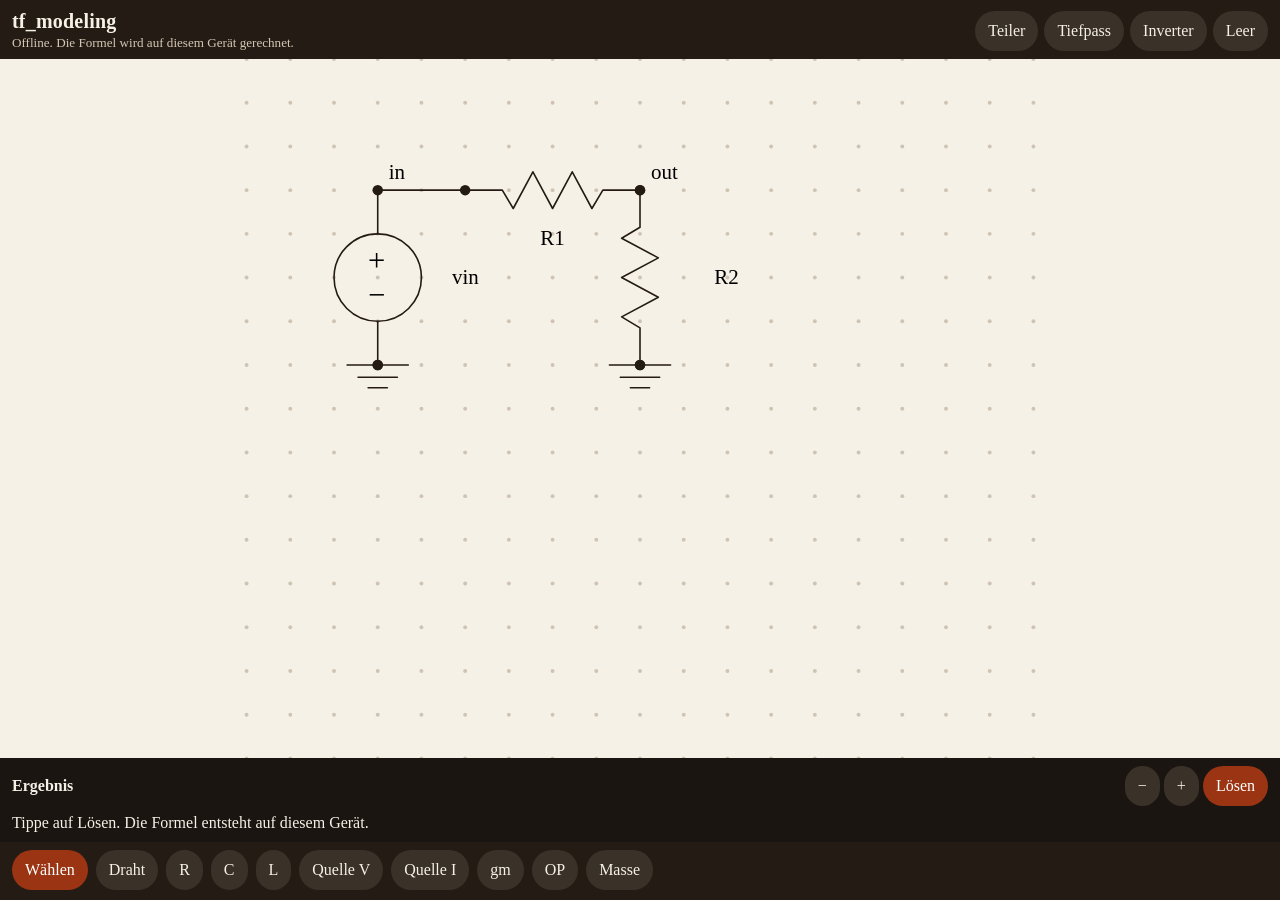
<file: tf_modeling/tf_modeling.html>
<!DOCTYPE html>
<html lang="de">
<head>
  <meta charset="utf-8">
  <meta name="viewport" content="width=device-width, initial-scale=1, viewport-fit=cover">
  <meta name="apple-mobile-web-app-capable" content="yes">
  <meta name="apple-mobile-web-app-status-bar-style" content="black-translucent">
  <meta name="apple-mobile-web-app-title" content="tf_modeling">
  <title>tf_modeling</title>
        <style>
:root {
  color-scheme: light;
  --ink: #241c14;
  --paper: #f6f1e7;
  --line: #d9d0c1;
  --copper: #9a3412;
  --panel: #241c14;
  --panel-text: #f6f1e7;
  --muted: #6b5e51;
  font-family: "Iowan Old Style", Palatino, "Palatino Linotype", Georgia, serif;
}

* { box-sizing: border-box; }

html, body {
  margin: 0;
  height: 100%;
  background: var(--panel);
  color: var(--ink);
}

body {
  min-height: 100dvh;
  overscroll-behavior: none;
}

.app {
  display: grid;
  grid-template-rows: auto minmax(0, 1fr) auto auto auto;
  height: 100dvh;
  overflow: hidden;
}

.top, .result, .tools {
  padding-left: max(12px, env(safe-area-inset-left));
  padding-right: max(12px, env(safe-area-inset-right));
}

.top {
  display: flex;
  justify-content: space-between;
  gap: 12px;
  align-items: end;
  padding-top: max(10px, env(safe-area-inset-top));
  padding-bottom: 8px;
  color: var(--panel-text);
}

.top h1 {
  margin: 0;
  font-size: 1.25rem;
  font-weight: 600;
  letter-spacing: 0.01em;
}

.top p {
  margin: 2px 0 0;
  color: #d6c7b4;
  font-size: 0.82rem;
}

.examples {
  display: flex;
  gap: 6px;
  flex-wrap: wrap;
  justify-content: flex-end;
}

@media (max-width: 720px) {
  .top {
    flex-direction: column;
    align-items: stretch;
  }
  .examples { justify-content: flex-start; }
}

button, input {
  font: inherit;
}

button {
  border: 1px solid transparent;
  background: #3a3128;
  color: var(--panel-text);
  border-radius: 999px;
  min-height: 40px;
  padding: 0 12px;
}

button.active, button.primary {
  background: var(--copper);
  color: white;
}

.stage {
  background: var(--paper);
  position: relative;
  min-height: 0;
  touch-action: none;
}

svg {
  width: 100%;
  height: 100%;
  display: block;
  touch-action: none;
}

.part { cursor: grab; }
.part text, .netlabel { font-family: inherit; }
.wire { fill: none; stroke: var(--ink); stroke-width: 1.6px; vector-effect: non-scaling-stroke; stroke-linecap: square; }
.symbol { fill: none; stroke: var(--ink); stroke-width: 1.6px; vector-effect: non-scaling-stroke; stroke-linejoin: round; stroke-linecap: round; }
.part.selected .symbol { stroke: var(--copper); }
.pinhit { fill: transparent; }
.pin { fill: var(--ink); pointer-events: none; }
.preview { stroke: var(--copper); stroke-dasharray: 3 3; }

.result {
  background: #1a1511;
  color: var(--panel-text);
  padding-top: 8px;
  padding-bottom: 8px;
  min-height: 72px;
}

.result .row {
  display: flex;
  justify-content: space-between;
  gap: 8px;
  align-items: center;
}

#result {
  margin: 6px 0 0;
  white-space: pre-wrap;
  font-size: 1rem;
  line-height: 1.35;
}

.tools {
  display: flex;
  gap: 8px;
  flex-wrap: wrap;
  padding-top: 8px;
  padding-bottom: max(10px, env(safe-area-inset-bottom));
  background: var(--panel);
}

.inspector {
  display: flex;
  gap: 6px;
  align-items: center;
  padding: 0 12px 8px;
  background: #1a1511;
  color: var(--panel-text);
}

.inspector[hidden],
.inspector label[hidden] { display: none; }

.inspector label {
  display: flex;
  flex-direction: column;
  gap: 2px;
  font-size: 0.75rem;
  color: #d6c7b4;
}

.inspector input {
  min-height: 36px;
  border-radius: 8px;
  border: 1px solid #5c4d3f;
  background: #2b241d;
  color: white;
  padding: 0 8px;
  width: 7rem;
}

.ghost {
  position: fixed;
  z-index: 5;
  pointer-events: none;
  background: var(--copper);
  color: white;
  border-radius: 8px;
  padding: 6px 8px;
  transform: translate(-50%, -120%);
}

.hint {
  position: absolute;
  left: 12px;
  right: 12px;
  top: 12px;
  margin: 0;
  color: var(--muted);
  pointer-events: none;
}

  </style>
</head>
<body>
  <div class="app">
    <header class="top">
      <div>
        <h1>tf_modeling</h1>
        <p>Offline. Die Formel wird auf diesem Gerät gerechnet.</p>
      </div>
      <div class="examples" id="examples">
        <button type="button" data-example="teiler">Teiler</button>
        <button type="button" data-example="tiefpass">Tiefpass</button>
        <button type="button" data-example="inverter">Inverter</button>
        <button type="button" data-example="">Leer</button>
      </div>
    </header>
    <div class="stage">
      <p class="hint" id="hint">Ziehe R, C, L oder eine Quelle auf die Fläche. Masse nicht vergessen. Mit Draht verbindest du zwei Pins.</p>
      <svg id="board" xmlns="http://www.w3.org/2000/svg"></svg>
    </div>
    <section class="result" aria-live="polite">
      <div class="row">
        <strong>Ergebnis</strong>
        <span>
          <button type="button" id="zoom-out" aria-label="Verkleinern">−</button>
          <button type="button" id="zoom-in" aria-label="Vergrößern">+</button>
          <button type="button" id="solve" class="primary">Lösen</button>
        </span>
      </div>
      <p id="result"></p>
    </section>
    <div class="inspector" id="inspector" hidden>
      <label>Name<input id="name" autocomplete="off"></label>
      <label>Wert<input id="value" autocomplete="off"></label>
      <label>Netz<input id="net" autocomplete="off" placeholder="out"></label>
      <button type="button" id="rotate">Drehen</button>
      <button type="button" id="delete">Löschen</button>
    </div>
    <div class="tools" id="palette">
      <button type="button" data-tool="select">Wählen</button>
      <button type="button" data-tool="wire">Draht</button>
      <button type="button" data-type="R">R</button>
      <button type="button" data-type="C">C</button>
      <button type="button" data-type="L">L</button>
      <button type="button" data-type="V">Quelle V</button>
      <button type="button" data-type="I">Quelle I</button>
      <button type="button" data-type="G">gm</button>
      <button type="button" data-type="O">OP</button>
      <button type="button" data-type="GND">Masse</button>
    </div>
  </div>
  <div id="ghost" class="ghost" hidden></div>
  <script>
/* Symbolische Gleichstrom- und Wechselstromrechnung für lineare Netze.
   Eigene Implementierung: modifizierte Knotenanalyse und rationale Polynome. */

(function (root, factory) {
  const api = factory();
  if (typeof module === "object" && module.exports) module.exports = api;
  else root.tf_modeling = api;
})(typeof globalThis !== "undefined" ? globalThis : this, function () {
  function gcdBig(a, b) {
    a = a < 0n ? -a : a;
    b = b < 0n ? -b : b;
    while (b) {
      const t = a % b;
      a = b;
      b = t;
    }
    return a;
  }

  function q(n, d) {
    if (d === undefined) d = 1n;
    if (typeof n === "number") n = BigInt(Math.trunc(n));
    if (typeof d === "number") d = BigInt(Math.trunc(d));
    if (d === 0n) throw new Error("Division durch null");
    if (d < 0n) {
      n = -n;
      d = -d;
    }
    const g = gcdBig(n, d);
    return { n: n / g, d: d / g };
  }

  function qIsZero(a) {
    return a.n === 0n;
  }
  function qNeg(a) {
    return q(-a.n, a.d);
  }
  function qAdd(a, b) {
    return q(a.n * b.d + b.n * a.d, a.d * b.d);
  }
  function qSub(a, b) {
    return qAdd(a, qNeg(b));
  }
  function qMul(a, b) {
    return q(a.n * b.n, a.d * b.d);
  }
  function qDiv(a, b) {
    return q(a.n * b.d, a.d * b.n);
  }
  function qInv(a) {
    return q(a.d, a.n);
  }

  function monoKey(parts) {
    const items = [];
    parts.forEach(function (exp, name) {
      if (exp) items.push([name, exp]);
    });
    items.sort(function (a, b) {
      return a[0] < b[0] ? -1 : a[0] > b[0] ? 1 : 0;
    });
    return items
      .map(function (it) {
        return it[1] === 1 ? it[0] : it[0] + "^" + it[1];
      })
      .join("*");
  }

  function parseMono(key) {
    const map = new Map();
    if (!key) return map;
    key.split("*").forEach(function (part) {
      const bits = part.split("^");
      map.set(bits[0], bits[1] ? Number(bits[1]) : 1);
    });
    return map;
  }

  function mulKeys(a, b) {
    const map = parseMono(a);
    parseMono(b).forEach(function (exp, name) {
      map.set(name, (map.get(name) || 0) + exp);
    });
    return monoKey(map);
  }

  function polyZero() {
    return new Map();
  }
  function polyFrom(key, coeff) {
    const p = polyZero();
    if (!qIsZero(coeff)) p.set(key, coeff);
    return p;
  }
  function polyConst(coeff) {
    return polyFrom("", coeff);
  }
  function polyOne() {
    return polyConst(q(1n));
  }
  function polySym(name) {
    return polyFrom(name, q(1n));
  }
  function polyIsZero(p) {
    return p.size === 0;
  }
  function samePoly(a, b) {
    if (a.size !== b.size) return false;
    let same = true;
    a.forEach(function (coeff, key) {
      const other = b.get(key);
      if (!other || other.n !== coeff.n || other.d !== coeff.d) same = false;
    });
    return same;
  }
  function polyClone(p) {
    return new Map(p);
  }

  function polyAdd(a, b) {
    const out = polyClone(a);
    b.forEach(function (coeff, key) {
      const sum = out.has(key) ? qAdd(out.get(key), coeff) : coeff;
      if (qIsZero(sum)) out.delete(key);
      else out.set(key, sum);
    });
    return out;
  }
  function polySub(a, b) {
    return polyAdd(a, polyScaleQ(b, q(-1n)));
  }
  function polyScaleQ(p, factor) {
    if (qIsZero(factor)) return polyZero();
    const out = polyZero();
    p.forEach(function (coeff, key) {
      const next = qMul(coeff, factor);
      if (!qIsZero(next)) out.set(key, next);
    });
    return out;
  }
  function polyMul(a, b) {
    const out = polyZero();
    a.forEach(function (ca, ka) {
      b.forEach(function (cb, kb) {
        const key = mulKeys(ka, kb);
        const coeff = qMul(ca, cb);
        const sum = out.has(key) ? qAdd(out.get(key), coeff) : coeff;
        if (qIsZero(sum)) out.delete(key);
        else out.set(key, sum);
      });
    });
    return out;
  }

  function monoParts(key) {
    const items = [];
    parseMono(key).forEach(function (exp, name) {
      items.push([name, exp]);
    });
    items.sort(function (a, b) {
      return a[0] < b[0] ? -1 : 1;
    });
    return items;
  }

  function cmpMono(a, b) {
    const da = a.reduce(function (s, it) {
      return s + it[1];
    }, 0);
    const db = b.reduce(function (s, it) {
      return s + it[1];
    }, 0);
    if (da !== db) return da - db;
    const n = Math.max(a.length, b.length);
    for (let i = 0; i < n; i++) {
      if (!a[i]) return -1;
      if (!b[i]) return 1;
      if (a[i][0] !== b[i][0]) return a[i][0] < b[i][0] ? -1 : 1;
      if (a[i][1] !== b[i][1]) return a[i][1] - b[i][1];
    }
    return 0;
  }

  function leading(p) {
    let best = null;
    p.forEach(function (coeff, key) {
      const mono = monoParts(key);
      if (!best || cmpMono(mono, best.mono) > 0) best = { key: key, coeff: coeff, mono: mono };
    });
    return best;
  }

  function varsOf(p) {
    const set = new Set();
    p.forEach(function (_c, key) {
      parseMono(key).forEach(function (_e, name) {
        set.add(name);
      });
    });
    return Array.from(set).sort();
  }

  function splitKey(key, variable) {
    const map = parseMono(key);
    const exp = map.get(variable) || 0;
    map.delete(variable);
    return { exp: exp, rest: monoKey(map) };
  }

  function toUni(p, variable) {
    const uni = new Map();
    p.forEach(function (coeff, key) {
      const split = splitKey(key, variable);
      const term = polyFrom(split.rest, coeff);
      uni.set(split.exp, uni.has(split.exp) ? polyAdd(uni.get(split.exp), term) : term);
    });
    return uni;
  }

  function fromUni(uni, variable) {
    let out = polyZero();
    uni.forEach(function (coeffPoly, exp) {
      coeffPoly.forEach(function (coeff, key) {
        const vk = exp === 0 ? "" : exp === 1 ? variable : variable + "^" + exp;
        out = polyAdd(out, polyFrom(mulKeys(key, vk), coeff));
      });
    });
    return out;
  }

  function uniDeg(uni) {
    let d = -1;
    uni.forEach(function (coeff, exp) {
      if (!polyIsZero(coeff) && exp > d) d = exp;
    });
    return d;
  }

  function polyExactQuo(a, b) {
    if (polyIsZero(b)) return null;
    if (polyIsZero(a)) return polyZero();
    let rem = a;
    let quo = polyZero();
    const lb = leading(b);
    for (let guard = 0; guard < 80 && !polyIsZero(rem); guard++) {
      const lr = leading(rem);
      const factorMono = new Map(parseMono(lr.key));
      let ok = true;
      lb.mono.forEach(function (exp, index) {
        const name = lb.mono[index][0];
        const need = lb.mono[index][1];
        const have = factorMono.get(name) || 0;
        if (have < need) ok = false;
        else if (have === need) factorMono.delete(name);
        else factorMono.set(name, have - need);
      });
      if (!ok) return null;
      const coeff = qDiv(lr.coeff, lb.coeff);
      const term = polyFrom(monoKey(factorMono), coeff);
      quo = polyAdd(quo, term);
      rem = polySub(rem, polyMul(b, term));
    }
    return polyIsZero(rem) ? quo : null;
  }

  function cancelMonomial(num, den) {
    const mins = new Map();
    let started = false;
    function scan(poly) {
      poly.forEach(function (_coeff, key) {
        const mono = parseMono(key);
        if (!started) {
          mono.forEach(function (exp, name) {
            mins.set(name, exp);
          });
          started = true;
          return;
        }
        Array.from(mins.keys()).forEach(function (name) {
          mins.set(name, Math.min(mins.get(name), mono.get(name) || 0));
        });
      });
    }
    scan(num);
    scan(den);
    const useful = Array.from(mins.entries()).filter(function (pair) {
      return pair[1] > 0;
    });
    if (!useful.length) return { num: num, den: den };
    function strip(poly) {
      const out = polyZero();
      poly.forEach(function (coeff, key) {
        const mono = parseMono(key);
        useful.forEach(function (pair) {
          const left = (mono.get(pair[0]) || 0) - pair[1];
          if (left) mono.set(pair[0], left);
          else mono.delete(pair[0]);
        });
        const nextKey = monoKey(mono);
        const prev = out.get(nextKey);
        const sum = prev ? qAdd(prev, coeff) : coeff;
        if (qIsZero(sum)) out.delete(nextKey);
        else out.set(nextKey, sum);
      });
      return out;
    }
    return { num: strip(num), den: strip(den) };
  }

  function sCoeffs(poly) {
    const uni = toUni(poly, "s");
    const deg = uniDeg(uni);
    const coeffs = [];
    for (let i = 0; i <= deg; i++) coeffs.push(uni.get(i) || polyZero());
    return coeffs;
  }

  function sDegree(coeffs) {
    for (let i = coeffs.length - 1; i >= 0; i--) {
      if (!polyIsZero(coeffs[i])) return i;
    }
    return -1;
  }

  function sTrim(coeffs) {
    const deg = sDegree(coeffs);
    return deg < 0 ? [] : coeffs.slice(0, deg + 1);
  }

  function sSub(a, b) {
    const n = Math.max(a.length, b.length);
    const out = [];
    for (let i = 0; i < n; i++) out.push(polySub(a[i] || polyZero(), b[i] || polyZero()));
    return sTrim(out);
  }

  function fromS(coeffs) {
    let out = polyZero();
    coeffs.forEach(function (coeffPoly, exp) {
      coeffPoly.forEach(function (coeff, key) {
        const sk = exp === 0 ? "" : exp === 1 ? "s" : "s^" + exp;
        out = polyAdd(out, polyFrom(mulKeys(key, sk), coeff));
      });
    });
    return out;
  }

  function sPrem(a, b) {
    let rem = a.slice();
    const db = sDegree(b);
    let guard = 0;
    while (sDegree(rem) >= db && db >= 0 && guard++ < 40) {
      const dr = sDegree(rem);
      const left = rem.map(function (coeff) {
        return polyMul(coeff, b[db]);
      });
      const right = [];
      for (let i = 0; i < dr - db; i++) right.push(polyZero());
      b.forEach(function (coeff) {
        right.push(polyMul(coeff, rem[dr]));
      });
      rem = sSub(left, right);
    }
    return rem;
  }

  function sGcd(a, b) {
    let A = sCoeffs(a);
    let B = sCoeffs(b);
    if (sDegree(A) < sDegree(B)) {
      const swap = A;
      A = B;
      B = swap;
    }
    while (sDegree(B) >= 0) {
      const rem = sPrem(A, B);
      A = B;
      B = rem;
    }
    return fromS(A);
  }

  function rat(num, den) {
    if (!den) den = polyOne();
    if (polyIsZero(num)) return { num: polyZero(), den: polyOne() };
    let cancelled = cancelMonomial(num, den);
    num = cancelled.num;
    den = cancelled.den;
    if (varsOf(num).indexOf("s") >= 0 || varsOf(den).indexOf("s") >= 0) {
      const g = sGcd(num, den);
      if (sDegree(sCoeffs(g)) > 0) {
        const nq = polyExactQuo(num, g);
        const dq = polyExactQuo(den, g);
        if (nq && dq && !polyIsZero(dq)) {
          num = nq;
          den = dq;
          cancelled = cancelMonomial(num, den);
          num = cancelled.num;
          den = cancelled.den;
        }
      }
    }
    if (samePoly(num, den)) return { num: polyOne(), den: polyOne() };
    if (samePoly(num, polyScaleQ(den, q(-1n)))) return { num: polyConst(q(-1n)), den: polyOne() };
    const lead = leading(den);
    if (lead && lead.coeff.n < 0n) {
      num = polyScaleQ(num, q(-1n));
      den = polyScaleQ(den, q(-1n));
    }
    return { num: num, den: den };
  }

  function ratZero() {
    return rat(polyZero(), polyOne());
  }
  function ratOne() {
    return rat(polyOne(), polyOne());
  }
  function ratSym(name) {
    return rat(polySym(name), polyOne());
  }
  function ratQ(coeff) {
    return rat(polyConst(coeff), polyOne());
  }
  function ratIsZero(r) {
    return polyIsZero(r.num);
  }
  function ratNeg(r) {
    return rat(polyScaleQ(r.num, q(-1n)), r.den);
  }
  function ratAdd(a, b) {
    return rat(polyAdd(polyMul(a.num, b.den), polyMul(b.num, a.den)), polyMul(a.den, b.den));
  }
  function ratSub(a, b) {
    return ratAdd(a, ratNeg(b));
  }
  function ratMul(a, b) {
    return rat(polyMul(a.num, b.num), polyMul(a.den, b.den));
  }
  function ratDiv(a, b) {
    if (ratIsZero(b)) throw new Error("Division durch null");
    return rat(polyMul(a.num, b.den), polyMul(a.den, b.num));
  }

  function formatCoeff(coeff, withMono) {
    const sign = coeff.n < 0n ? "-" : "";
    const n = coeff.n < 0n ? -coeff.n : coeff.n;
    const body = coeff.d === 1n ? n.toString() : n.toString() + "/" + coeff.d.toString();
    if (withMono && body === "1") return sign;
    return sign + body;
  }

  function formatMono(key) {
    if (!key) return "";
    return key
      .split("*")
      .map(function (part) {
        const bits = part.split("^");
        if (!bits[1]) return bits[0];
        return bits[0] + "^" + bits[1];
      })
      .join("*");
  }

  function formatPoly(p) {
    if (polyIsZero(p)) return "0";
    const terms = [];
    p.forEach(function (coeff, key) {
      terms.push({ key: key, coeff: coeff, mono: monoParts(key) });
    });
    terms.sort(function (a, b) {
      return cmpMono(a.mono, b.mono);
    });
    return terms
      .map(function (term, index) {
        const mono = formatMono(term.key);
        const mag = formatCoeff(q(term.coeff.n < 0n ? -term.coeff.n : term.coeff.n, term.coeff.d), !!mono);
        const negative = term.coeff.n < 0n;
        const piece = mag === "" || mag === "-" ? (negative ? "-" : "") + mono : mono ? mag + "*" + mono : mag;
        if (index === 0) return negative && mag !== "-" ? piece : piece;
        return (negative ? " - " : " + ") + (mag === "-" ? mono : mono ? (mag === "" ? mono : mag.replace(/^-/, "") + "*" + mono) : mag.replace(/^-/, ""));
      })
      .join("");
  }

  function wrap(text) {
    if (text.indexOf(" + ") >= 0 || text.indexOf(" - ") >= 0) return "(" + text + ")";
    return text;
  }

  function formatRat(r) {
    let num = formatPoly(r.num);
    const den = formatPoly(r.den);
    if (den === "1") return num;
    let sign = "";
    if (num.charAt(0) === "-" && num.indexOf(" ") < 0) {
      sign = "-";
      num = num.slice(1);
    }
    return sign + wrap(num) + " / " + wrap(den);
  }

  function parseDecimal(text) {
    const m = text.match(/^(\d+)(?:\.(\d+))?([pnumkMG])?$/);
    if (!m) return null;
    const whole = m[1];
    const frac = m[2] || "";
    const suffix = m[3] || "";
    const scale = { p: -12, n: -9, u: -6, m: -3, k: 3, M: 6, G: 9 }[suffix] || 0;
    const digits = whole + frac;
    let n = BigInt(digits);
    let d = 1n;
    for (let i = 0; i < frac.length; i++) d *= 10n;
    if (scale >= 0) {
      for (let i = 0; i < scale; i++) n *= 10n;
    } else {
      for (let i = 0; i < -scale; i++) d *= 10n;
    }
    return q(n, d);
  }

  function parseValue(text) {
    const raw = String(text == null ? "" : text).trim();
    if (!raw) return { error: "Wert fehlt" };
    if (/^[A-Za-z_][A-Za-z0-9_]*$/.test(raw)) {
      if (raw === "s") return { error: "s steht für die komplexe Frequenz und kann kein Bauteilwert sein" };
      return { value: ratSym(raw) };
    }
    const num = parseDecimal(raw);
    if (!num) return { error: "Wert " + raw + " ist weder Symbol noch Zahl" };
    return { value: ratQ(num) };
  }

  function solveNetlist(components) {
    const nodes = new Set();
    components.forEach(function (c) {
      Object.keys(c.pins).forEach(function (pin) {
        nodes.add(c.pins[pin]);
      });
    });
    if (!nodes.has("0")) return { ok: false, error: "Die Schaltung braucht eine Masse." };
    const nodeList = Array.from(nodes).filter(function (n) {
      return n !== "0";
    });
    const extras = [];
    components.forEach(function (c) {
      if (c.type === "V" || c.type === "O") extras.push(c);
    });
    const index = new Map();
    nodeList.forEach(function (n, i) {
      index.set(n, i);
    });
    const n = nodeList.length + extras.length;
    if (!n) return { ok: false, error: "Es gibt keinen Knoten außer Masse." };
    const A = [];
    const z = [];
    for (let r = 0; r < n; r++) {
      A.push([]);
      for (let c = 0; c < n; c++) A[r].push(ratZero());
      z.push(ratZero());
    }
    function stamp(rowName, colName, value) {
      if (rowName === "0" || colName === "0" || rowName == null || colName == null) return;
      const row = typeof rowName === "number" ? rowName : index.get(rowName);
      const col = typeof colName === "number" ? colName : index.get(colName);
      if (row === undefined || col === undefined) return;
      A[row][col] = ratAdd(A[row][col], value);
    }
    function rhs(rowName, value) {
      if (rowName === "0" || rowName == null) return;
      const row = typeof rowName === "number" ? rowName : index.get(rowName);
      if (row === undefined) return;
      z[row] = ratAdd(z[row], value);
    }

    try {
      for (let i = 0; i < components.length; i++) {
        const c = components[i];
        const parsed = c.type === "GND" ? { value: ratZero() } : parseValue(c.value);
        if (parsed.error) return { ok: false, error: c.name + ": " + parsed.error };
        const value = parsed.value;
        if (c.type === "R") {
          const g = ratDiv(ratOne(), value);
          stamp(c.pins.a, c.pins.a, g);
          stamp(c.pins.b, c.pins.b, g);
          stamp(c.pins.a, c.pins.b, ratNeg(g));
          stamp(c.pins.b, c.pins.a, ratNeg(g));
        } else if (c.type === "C") {
          const g = ratMul(ratSym("s"), value);
          stamp(c.pins.a, c.pins.a, g);
          stamp(c.pins.b, c.pins.b, g);
          stamp(c.pins.a, c.pins.b, ratNeg(g));
          stamp(c.pins.b, c.pins.a, ratNeg(g));
        } else if (c.type === "L") {
          const g = ratDiv(ratOne(), ratMul(ratSym("s"), value));
          stamp(c.pins.a, c.pins.a, g);
          stamp(c.pins.b, c.pins.b, g);
          stamp(c.pins.a, c.pins.b, ratNeg(g));
          stamp(c.pins.b, c.pins.a, ratNeg(g));
        } else if (c.type === "G") {
          stamp(c.pins.p, c.pins.cp, value);
          stamp(c.pins.p, c.pins.cn, ratNeg(value));
          stamp(c.pins.n, c.pins.cp, ratNeg(value));
          stamp(c.pins.n, c.pins.cn, value);
        } else if (c.type === "I") {
          rhs(c.pins.n, value);
          rhs(c.pins.p, ratNeg(value));
        } else if (c.type === "V") {
          const k = nodeList.length + extras.findIndex(function (e) {
            return e === c;
          });
          stamp(c.pins.p, k, ratOne());
          stamp(c.pins.n, k, ratNeg(ratOne()));
          stamp(k, c.pins.p, ratOne());
          stamp(k, c.pins.n, ratNeg(ratOne()));
          rhs(k, value);
        } else if (c.type === "O") {
          const k = nodeList.length + extras.findIndex(function (e) {
            return e === c;
          });
          stamp(k, c.pins.inp, ratOne());
          stamp(k, c.pins.inn, ratNeg(ratOne()));
          stamp(c.pins.out, k, ratOne());
        } else if (c.type !== "GND") {
          return { ok: false, error: "Unbekanntes Bauteil " + c.type };
        }
      }
    } catch (err) {
      return { ok: false, error: err.message };
    }

    const sol = gauss(A, z);
    if (!sol) {
      return { ok: false, error: "Die Schaltung ist nicht bestimmt. Masse, Verbindungen oder eine Quelle fehlen." };
    }
    const voltages = {};
    nodeList.forEach(function (name, i) {
      voltages[name] = { text: formatRat(sol[i]), rat: sol[i] };
    });
    const source = components.find(function (c) {
      return c.type === "V";
    });
    const ratios = {};
    if (source) {
      const parsed = parseValue(source.value);
      if (parsed.value && !ratIsZero(parsed.value)) {
        nodeList.forEach(function (name) {
          try {
            const ratio = ratDiv(voltages[name].rat, parsed.value);
            ratios[name] = { text: formatRat(ratio), rat: ratio, to: source.value };
          } catch (err) {
            ratios[name] = { text: voltages[name].text, rat: voltages[name].rat, to: source.value };
          }
        });
      }
    }
    return { ok: true, voltages: voltages, ratios: ratios, source: source ? source.value : null };
  }

  function gauss(A, z) {
    const n = A.length;
    const M = A.map(function (row, r) {
      return row.map(cloneRat).concat([cloneRat(z[r])]);
    });
    for (let col = 0; col < n; col++) {
      let piv = -1;
      for (let r = col; r < n; r++) {
        if (!ratIsZero(M[r][col])) {
          piv = r;
          break;
        }
      }
      if (piv < 0) return null;
      if (piv !== col) {
        const tmp = M[col];
        M[col] = M[piv];
        M[piv] = tmp;
      }
      const div = M[col][col];
      for (let c = col; c <= n; c++) M[col][c] = ratDiv(M[col][c], div);
      for (let r = 0; r < n; r++) {
        if (r === col || ratIsZero(M[r][col])) continue;
        const f = M[r][col];
        for (let c = col; c <= n; c++) M[r][c] = ratSub(M[r][c], ratMul(f, M[col][c]));
      }
    }
    return M.map(function (row) {
      return row[n];
    });
  }

  function cloneRat(r) {
    return { num: polyClone(r.num), den: polyClone(r.den) };
  }

  const PIN = {
    R: [
      { id: "a", x: -2, y: 0 },
      { id: "b", x: 2, y: 0 },
    ],
    C: [
      { id: "a", x: -2, y: 0 },
      { id: "b", x: 2, y: 0 },
    ],
    L: [
      { id: "a", x: -2, y: 0 },
      { id: "b", x: 2, y: 0 },
    ],
    V: [
      { id: "p", x: 0, y: -2 },
      { id: "n", x: 0, y: 2 },
    ],
    I: [
      { id: "p", x: 0, y: -2 },
      { id: "n", x: 0, y: 2 },
    ],
    G: [
      { id: "p", x: -2, y: -1 },
      { id: "n", x: -2, y: 1 },
      { id: "cp", x: 2, y: -1 },
      { id: "cn", x: 2, y: 1 },
    ],
    O: [
      { id: "inp", x: -2, y: -1 },
      { id: "inn", x: -2, y: 1 },
      { id: "out", x: 2, y: 0 },
    ],
    GND: [{ id: "g", x: 0, y: 0 }],
  };

  function rotPoint(x, y, rot) {
    const turns = ((rot || 0) / 90) % 4;
    let px = x;
    let py = y;
    for (let i = 0; i < (turns + 4) % 4; i++) {
      const nx = -py;
      py = px;
      px = nx;
    }
    return { x: px, y: py };
  }

  function pinPositions(comp) {
    return (PIN[comp.type] || []).map(function (pin) {
      const p = rotPoint(pin.x, pin.y, comp.rot || 0);
      return { id: pin.id, x: comp.x + p.x, y: comp.y + p.y, compId: comp.id };
    });
  }

  function onSegment(x, y, a, b) {
    const minX = Math.min(a.x, b.x);
    const maxX = Math.max(a.x, b.x);
    const minY = Math.min(a.y, b.y);
    const maxY = Math.max(a.y, b.y);
    if (a.x === b.x) return x === a.x && y >= minY && y <= maxY;
    if (a.y === b.y) return y === a.y && x >= minX && x <= maxX;
    return false;
  }

  function solveSchematic(state) {
    const pins = [];
    (state.components || []).forEach(function (comp) {
      pinPositions(comp).forEach(function (pin) {
        pins.push(pin);
      });
    });
    if (!pins.length) return { ok: false, error: "Die Fläche ist leer." };
    const parent = pins.map(function (_p, i) {
      return i;
    });
    function find(i) {
      while (parent[i] !== i) {
        parent[i] = parent[parent[i]];
        i = parent[i];
      }
      return i;
    }
    function unite(i, j) {
      const a = find(i);
      const b = find(j);
      if (a !== b) parent[b] = a;
    }
    for (let i = 0; i < pins.length; i++) {
      for (let j = i + 1; j < pins.length; j++) {
        if (pins[i].x === pins[j].x && pins[i].y === pins[j].y) unite(i, j);
      }
    }
    let groundIndex = -1;
    pins.forEach(function (pin, index) {
      if (pin.id !== "g") return;
      if (groundIndex < 0) groundIndex = index;
      else unite(groundIndex, index);
    });
    const wires = state.wires || [];
    function pointOnWire(x, y, wire) {
      for (let s = 1; s < wire.points.length; s++) {
        if (onSegment(x, y, wire.points[s - 1], wire.points[s])) return true;
      }
      return false;
    }
    const pinsOnWire = wires.map(function (wire) {
      const on = [];
      pins.forEach(function (pin, index) {
        if (pointOnWire(pin.x, pin.y, wire)) on.push(index);
      });
      return on;
    });
    const wireParent = wires.map(function (_wire, index) {
      return index;
    });
    function wireFind(i) {
      while (wireParent[i] !== i) {
        wireParent[i] = wireParent[wireParent[i]];
        i = wireParent[i];
      }
      return i;
    }
    function wireUnite(i, j) {
      const a = wireFind(i);
      const b = wireFind(j);
      if (a !== b) wireParent[b] = a;
    }
    for (let i = 0; i < wires.length; i++) {
      for (let j = i + 1; j < wires.length; j++) {
        const touch =
          wires[i].points.some(function (point) {
            return pointOnWire(point.x, point.y, wires[j]);
          }) ||
          wires[j].points.some(function (point) {
            return pointOnWire(point.x, point.y, wires[i]);
          });
        if (touch) wireUnite(i, j);
      }
    }
    const pinsByWire = new Map();
    wires.forEach(function (_wire, index) {
      const root = wireFind(index);
      pinsOnWire[index].forEach(function (pinIndex) {
        if (!pinsByWire.has(root)) pinsByWire.set(root, []);
        pinsByWire.get(root).push(pinIndex);
      });
    });
    pinsByWire.forEach(function (group) {
      for (let k = 1; k < group.length; k++) unite(group[0], group[k]);
    });

    const groups = new Map();
    pins.forEach(function (pin, index) {
      const root = find(index);
      if (!groups.has(root)) groups.set(root, []);
      groups.get(root).push(pin);
    });

    const names = new Map();
    let auto = 1;
    let groundRoot = null;
    groups.forEach(function (group, root) {
      if (group.some(function (pin) {
        return pin.id === "g";
      })) groundRoot = root;
    });
    if (groundRoot === null) return { ok: false, error: "Setze ein Massesymbol." };
    names.set(groundRoot, "0");
    const labels = state.labels || [];
    let labelError = null;
    groups.forEach(function (group, root) {
      const hits = labels.filter(function (label) {
        return group.some(function (pin) {
          return pin.x === label.x && pin.y === label.y;
        });
      });
      if (root === groundRoot) return;
      if (hits.length > 1) labelError = "Ein Netz trägt zwei Namen.";
      else if (hits.length === 1) names.set(root, hits[0].text);
      else names.set(root, "n" + auto++);
    });
    if (labelError) return { ok: false, error: labelError };

    const netOf = new Map();
    groups.forEach(function (group, root) {
      group.forEach(function (pin) {
        netOf.set(pin.compId + ":" + pin.id, names.get(root));
      });
    });

    const components = state.components.map(function (comp) {
      const pinsOut = {};
      (PIN[comp.type] || []).forEach(function (pin) {
        pinsOut[pin.id] = netOf.get(comp.id + ":" + pin.id);
      });
      return { type: comp.type, name: comp.name, value: comp.value, pins: pinsOut };
    });
    return solveNetlist(components);
  }

  function examples() {
    return {
      teiler: {
        components: [
          { id: "v", type: "V", name: "Vin", value: "vin", x: 2, y: 4, rot: 0 },
          { id: "r1", type: "R", name: "R1", value: "R1", x: 6, y: 2, rot: 0 },
          { id: "r2", type: "R", name: "R2", value: "R2", x: 8, y: 4, rot: 90 },
          { id: "g1", type: "GND", name: "0", value: "", x: 2, y: 6, rot: 0 },
          { id: "g2", type: "GND", name: "0b", value: "", x: 8, y: 6, rot: 0 },
        ],
        wires: [{ id: "w1", points: [{ x: 2, y: 2 }, { x: 4, y: 2 }] }],
        labels: [
          { id: "l1", x: 2, y: 2, text: "in" },
          { id: "l2", x: 8, y: 2, text: "out" },
        ],
      },
      tiefpass: {
        components: [
          { id: "v", type: "V", name: "Vin", value: "vin", x: 2, y: 4, rot: 0 },
          { id: "r1", type: "R", name: "R1", value: "R", x: 7, y: 2, rot: 0 },
          { id: "c1", type: "C", name: "C1", value: "C", x: 9, y: 4, rot: 90 },
          { id: "g1", type: "GND", name: "0", value: "", x: 2, y: 6, rot: 0 },
          { id: "g2", type: "GND", name: "0b", value: "", x: 9, y: 6, rot: 0 },
        ],
        wires: [{ id: "w1", points: [{ x: 2, y: 2 }, { x: 5, y: 2 }] }],
        labels: [
          { id: "l1", x: 2, y: 2, text: "in" },
          { id: "l2", x: 9, y: 2, text: "out" },
        ],
      },
      inverter: {
        components: [
          { id: "v", type: "V", name: "Vin", value: "vin", x: 2, y: 4, rot: 0 },
          { id: "rin", type: "R", name: "Rin", value: "Rin", x: 6, y: 2, rot: 0 },
          { id: "rf", type: "R", name: "Rf", value: "Rf", x: 12, y: 2, rot: 0 },
          { id: "op", type: "O", name: "Op", value: "1", x: 11, y: 5, rot: 0 },
          { id: "g1", type: "GND", name: "0", value: "", x: 2, y: 6, rot: 0 },
          { id: "g2", type: "GND", name: "0b", value: "", x: 10, y: 8, rot: 0 },
        ],
        wires: [
          { id: "w1", points: [{ x: 2, y: 2 }, { x: 4, y: 2 }] },
          { id: "w2", points: [{ x: 8, y: 2 }, { x: 10, y: 2 }] },
          { id: "w3", points: [{ x: 9, y: 6 }, { x: 7, y: 6 }, { x: 7, y: 2 }, { x: 8, y: 2 }] },
          { id: "w4", points: [{ x: 9, y: 4 }, { x: 10, y: 4 }, { x: 10, y: 8 }] },
          { id: "w5", points: [{ x: 13, y: 5 }, { x: 13, y: 2 }, { x: 14, y: 2 }] },
        ],
        labels: [
          { id: "l1", x: 2, y: 2, text: "in" },
          { id: "l2", x: 14, y: 2, text: "out" },
        ],
      },
    };
  }

  function evalRat(r, env) {
    function ev(p) {
      let sum = 0;
      p.forEach(function (coeff, key) {
        let term = Number(coeff.n) / Number(coeff.d);
        parseMono(key).forEach(function (exp, name) {
          term *= Math.pow(env[name], exp);
        });
        sum += term;
      });
      return sum;
    }
    return ev(r.num) / ev(r.den);
  }

  return {
    solveNetlist: solveNetlist,
    solveSchematic: solveSchematic,
    parseValue: parseValue,
    formatRat: formatRat,
    evalRat: evalRat,
    examples: examples,
    ratDiv: ratDiv,
    ratSym: ratSym,
    PIN: PIN,
    pinPositions: pinPositions,
  };
});

  </script>
  <script>
(function () {
  const solver = tf_modeling;
  const board = document.getElementById("board");
  const resultEl = document.getElementById("result");
  const hintEl = document.getElementById("hint");
  const inspector = document.getElementById("inspector");
  const nameInput = document.getElementById("name");
  const valueInput = document.getElementById("value");
  const netInput = document.getElementById("net");
  const ghost = document.getElementById("ghost");
  const STORAGE = "tf_modeling-doc-v1";

  const view = { x: -1, y: -1, w: 18, h: 16 };
  let state = load() || clone(solver.examples().teiler);
  let tool = "select";
  let selected = null;
  let drag = null;
  let wireStart = null;
  let preview = null;
  let resultText = "Tippe auf Lösen. Die Formel entsteht auf diesem Gerät.";

  function clone(value) {
    return JSON.parse(JSON.stringify(value));
  }

  function uid(prefix) {
    return prefix + Math.random().toString(36).slice(2, 8);
  }

  function save() {
    localStorage.setItem(STORAGE, JSON.stringify(state));
  }

  function load() {
    try {
      const raw = localStorage.getItem(STORAGE);
      if (!raw) return null;
      const parsed = JSON.parse(raw);
      if (!parsed || !Array.isArray(parsed.components)) return null;
      return parsed;
    } catch (err) {
      return null;
    }
  }

  function setExample(name) {
    state = name ? clone(solver.examples()[name]) : { components: [], wires: [], labels: [] };
    selected = null;
    wireStart = null;
    preview = null;
    resultText = name ? "Beispiel geladen. Tippe auf Lösen." : "Ziehe Bauteile auf die Fläche.";
    save();
    render();
  }

  function clientToUser(x, y) {
    const ctm = board.getScreenCTM();
    if (!ctm) return { x: view.x + view.w / 2, y: view.y + view.h / 2 };
    const point = board.createSVGPoint();
    point.x = x;
    point.y = y;
    const mapped = point.matrixTransform(ctm.inverse());
    return { x: mapped.x, y: mapped.y };
  }

  function nextIdentity(type) {
    const used = new Set(state.components.map(function (comp) { return comp.name; }));
    const prefix = { R: "R", C: "C", L: "L", V: "V", I: "I", G: "Gm", O: "Op", GND: "GND" }[type];
    let i = 1;
    let name = prefix + i;
    while (used.has(name)) name = prefix + ++i;
    const value = { V: "vin", I: "iin", G: "gm", O: "1", GND: "" }[type] || name;
    return { name: name, value: value };
  }

  function place(type, x, y) {
    const identity = nextIdentity(type);
    const comp = {
      id: uid("c"),
      type: type,
      name: identity.name,
      value: identity.value,
      x: x,
      y: y,
      rot: 0,
    };
    state.components.push(comp);
    selected = { kind: "part", id: comp.id };
    resultText = "Bauteil gesetzt. Tippe auf Lösen.";
    save();
    render();
  }

  function selectedPart() {
    if (!selected || selected.kind !== "part") return null;
    return state.components.find(function (comp) { return comp.id === selected.id; }) || null;
  }

  function symbolPath(type) {
    if (type === "R") return '<polyline class="symbol" points="-2,0 -1.15,0 -0.9,0.42 -0.45,-0.42 0,0.42 0.45,-0.42 0.9,0.42 1.15,0 2,0"/>';
    if (type === "C") return '<line class="symbol" x1="-2" y1="0" x2="-0.28" y2="0"/><line class="symbol" x1="-0.28" y1="-0.7" x2="-0.28" y2="0.7"/><line class="symbol" x1="0.28" y1="-0.7" x2="0.28" y2="0.7"/><line class="symbol" x1="0.28" y1="0" x2="2" y2="0"/>';
    if (type === "L") return '<path class="symbol" d="M-2 0 H-1.2 A0.4 0.4 0 1 1 -0.4 0 A0.4 0.4 0 1 1 0.4 0 A0.4 0.4 0 1 1 1.2 0 H2"/>';
    if (type === "V") return '<line class="symbol" x1="0" y1="-2" x2="0" y2="-1"/><circle class="symbol" cx="0" cy="0" r="1"/><line class="symbol" x1="0" y1="1" x2="0" y2="2"/><text font-size="0.7" x="-0.22" y="-0.15">+</text><text font-size="0.7" x="-0.22" y="0.62">−</text>';
    if (type === "I") return '<line class="symbol" x1="0" y1="-2" x2="0" y2="-1"/><circle class="symbol" cx="0" cy="0" r="1"/><line class="symbol" x1="0" y1="1" x2="0" y2="2"/><path class="symbol" d="M0 -0.45 V0.45 M-0.28 0.05 L0 0.45 L0.28 0.05"/>';
    if (type === "G") return '<line class="symbol" x1="-2" y1="-1" x2="-1.2" y2="-1"/><line class="symbol" x1="-2" y1="1" x2="-1.2" y2="1"/><line class="symbol" x1="1.2" y1="-1" x2="2" y2="-1"/><line class="symbol" x1="1.2" y1="1" x2="2" y2="1"/><rect class="symbol" x="-1.2" y="-1.35" width="2.4" height="2.7" rx="0.15"/><path class="symbol" d="M-0.7 0 H0.45 M0.1 -0.28 L0.55 0 L0.1 0.28"/>';
    if (type === "O") return '<polygon class="symbol" points="-1.3,-1.15 -1.3,1.15 1.35,0"/><line class="symbol" x1="-2" y1="-1" x2="-1.3" y2="-1"/><line class="symbol" x1="-2" y1="1" x2="-1.3" y2="1"/><line class="symbol" x1="1.35" y1="0" x2="2" y2="0"/><text font-size="0.55" x="-1.15" y="-0.45">+</text><text font-size="0.55" x="-1.15" y="0.85">−</text>';
    return '<line class="symbol" x1="-0.7" y1="0" x2="0.7" y2="0"/><line class="symbol" x1="-0.45" y1="0.28" x2="0.45" y2="0.28"/><line class="symbol" x1="-0.22" y1="0.52" x2="0.22" y2="0.52"/>';
  }

  function render() {
    const dots = [];
    const x0 = Math.floor(view.x);
    const y0 = Math.floor(view.y);
    const x1 = Math.ceil(view.x + view.w);
    const y1 = Math.ceil(view.y + view.h);
    for (let y = y0; y <= y1; y++) {
      for (let x = x0; x <= x1; x++) dots.push('<circle class="dot" cx="' + x + '" cy="' + y + '" r="0.045"/>');
    }
    const wires = (state.wires || []).map(function (wire) {
      const points = wire.points.map(function (p) { return p.x + "," + p.y; }).join(" ");
      return '<polyline class="wire" points="' + points + '"/>';
    }).join("");
    const previewMarkup = preview
      ? '<polyline class="wire preview" points="' + preview.map(function (p) { return p.x + "," + p.y; }).join(" ") + '"/>'
      : "";
    const parts = state.components.map(function (comp) {
      const pins = solver.pinPositions(comp).map(function (pin) {
        return '<circle class="pinhit" data-pin="' + comp.id + ":" + pin.id + '" cx="' + pin.x + '" cy="' + pin.y + '" r="0.72"/><circle class="pin" cx="' + pin.x + '" cy="' + pin.y + '" r="0.12"/>';
      }).join("");
      const selectedClass = selected && selected.kind === "part" && selected.id === comp.id ? " selected" : "";
      return '<g class="part' + selectedClass + '" data-comp="' + comp.id + '" transform="translate(' + comp.x + " " + comp.y + ") rotate(" + (comp.rot || 0) + ')">' + symbolPath(comp.type) + "</g>" + pins;
    }).join("");
    const captions = state.components.map(function (comp) {
      if (comp.type === "GND") return "";
      const text = comp.type === "O" ? comp.name : (comp.value || comp.name);
      const rot = ((comp.rot || 0) % 360 + 360) % 360;
      const alongY = comp.type === "V" || comp.type === "I" ? rot % 180 === 0 : rot % 180 === 90;
      const beside = alongY || comp.type === "O" || comp.type === "G";
      const x = beside ? comp.x + (comp.type === "O" || comp.type === "G" ? 2.55 : 1.7) : comp.x;
      const y = beside ? comp.y + 0.15 : comp.y + 1.25;
      return '<text class="caption" font-size="0.48" x="' + x + '" y="' + y + '" text-anchor="' + (beside ? "start" : "middle") + '">' + escapeText(text) + "</text>";
    }).join("");
    const labels = (state.labels || []).map(function (label) {
      return '<text class="netlabel" font-size="0.48" x="' + (label.x + 0.25) + '" y="' + (label.y - 0.25) + '">' + escapeText(label.text) + "</text>";
    }).join("");
    board.setAttribute("viewBox", view.x + " " + view.y + " " + view.w + " " + view.h);
    board.innerHTML = '<g fill="#cfc4b4">' + dots.join("") + "</g>" + wires + previewMarkup + parts + captions + labels;
    hintEl.hidden = state.components.length > 0;
    resultEl.textContent = resultText;
    const part = selectedPart();
    inspector.hidden = !part && !(selected && selected.kind === "net");
    nameInput.parentElement.hidden = !part || part.type === "GND";
    valueInput.parentElement.hidden = !part || part.type === "GND" || part.type === "O";
    netInput.parentElement.hidden = !(selected && selected.kind === "net");
    if (part && document.activeElement !== nameInput && document.activeElement !== valueInput) {
      nameInput.value = part.name;
      valueInput.value = part.value;
    }
    if (selected && selected.kind === "net" && document.activeElement !== netInput) {
      const found = (state.labels || []).find(function (label) { return label.x === selected.x && label.y === selected.y; });
      netInput.value = found ? found.text : "";
    }
    document.querySelectorAll(".tools button[data-tool]").forEach(function (button) {
      button.classList.toggle("active", button.dataset.tool === tool);
    });
  }

  function escapeText(text) {
    return String(text).replace(/[&<>"]/g, function (ch) {
      return { "&": "&amp;", "<": "&lt;", ">": "&gt;", '"': "&quot;" }[ch];
    });
  }

  function solve() {
    const solved = solver.solveSchematic(state);
    if (!solved.ok) {
      resultText = solved.error;
      render();
      return;
    }
    const ratios = solved.ratios || {};
    const preferred = Object.keys(ratios).filter(function (name) {
      const text = ratios[name].text;
      return name !== "0" && text !== "0" && text !== "1" && text !== "vin" && text !== solved.source;
    });
    const names = (preferred.length ? preferred : Object.keys(solved.voltages)).slice();
    names.sort(function (a, b) {
      if (a === "out") return -1;
      if (b === "out") return 1;
      return a < b ? -1 : a > b ? 1 : 0;
    });
    if (!names.length) {
      resultText = "Keine Knotenspannung.";
    } else if (solved.source) {
      resultText = names.map(function (name) {
        const shown = ratios[name] ? ratios[name].text : solved.voltages[name].text;
        return "V(" + name + ") / " + solved.source + " = " + shown;
      }).join("\n");
    } else {
      resultText = names.map(function (name) {
        return "V(" + name + ") = " + solved.voltages[name].text;
      }).join("\n");
    }
    render();
  }

  function orthogonal(a, b) {
    if (a.x === b.x || a.y === b.y) return [a, b];
    const mid = Math.abs(b.x - a.x) >= Math.abs(b.y - a.y) ? { x: b.x, y: a.y } : { x: a.x, y: b.y };
    return [a, mid, b];
  }

  board.addEventListener("pointerdown", function (event) {
    if (drag && drag.kind === "new") return;
    const pin = event.target.closest("[data-pin]");
    const part = event.target.closest("[data-comp]");
    board.setPointerCapture(event.pointerId);
    const here = clientToUser(event.clientX, event.clientY);
    if (tool === "wire" && pin) {
      wireStart = { x: Number(pin.getAttribute("cx")), y: Number(pin.getAttribute("cy")) };
      preview = [wireStart, { x: Math.round(here.x), y: Math.round(here.y) }];
      event.preventDefault();
      render();
      return;
    }
    if (pin && tool === "select") {
      const compId = pin.getAttribute("data-pin").split(":")[0];
      const comp = state.components.find(function (item) { return item.id === compId; });
      selected = {
        kind: "net",
        x: Number(pin.getAttribute("cx")),
        y: Number(pin.getAttribute("cy")),
        partId: comp.id,
      };
      drag = {
        kind: "move",
        id: comp.id,
        fromNet: true,
        moved: false,
        pins: solver.pinPositions(comp).map(function (item) { return { x: item.x, y: item.y }; }),
        grab: { x: here.x - comp.x, y: here.y - comp.y },
      };
      event.preventDefault();
      render();
      return;
    }
    if (part && tool === "select") {
      const comp = state.components.find(function (item) { return item.id === part.dataset.comp; });
      selected = { kind: "part", id: comp.id };
      drag = {
        kind: "move",
        id: comp.id,
        pointer: event.pointerId,
        origin: { x: comp.x, y: comp.y },
        pins: solver.pinPositions(comp).map(function (item) { return { x: item.x, y: item.y }; }),
        grab: { x: here.x - comp.x, y: here.y - comp.y },
      };
      event.preventDefault();
      render();
      return;
    }
    selected = null;
    drag = { kind: "pan", pointer: event.pointerId, x: event.clientX, y: event.clientY, viewx: view.x, viewy: view.y };
    render();
  });

  board.addEventListener("pointermove", function (event) {
    const here = clientToUser(event.clientX, event.clientY);
    if (wireStart) {
      const end = { x: Math.round(here.x), y: Math.round(here.y) };
      preview = orthogonal(wireStart, end);
      render();
      return;
    }
    if (drag && drag.kind === "move") {
      const comp = state.components.find(function (item) { return item.id === drag.id; });
      const nx = Math.round(here.x - drag.grab.x);
      const ny = Math.round(here.y - drag.grab.y);
      const dx = nx - comp.x;
      const dy = ny - comp.y;
      if (!dx && !dy) return;
      drag.moved = true;
      comp.x = nx;
      comp.y = ny;
      (state.wires || []).forEach(function (wire) {
        wire.points.forEach(function (point) {
          if (drag.pins.some(function (pin) { return pin.x === point.x && pin.y === point.y; })) {
            point.x += dx;
            point.y += dy;
          }
        });
      });
      (state.labels || []).forEach(function (label) {
        if (drag.pins.some(function (pin) { return pin.x === label.x && pin.y === label.y; })) {
          label.x += dx;
          label.y += dy;
        }
      });
      drag.pins = drag.pins.map(function (pin) { return { x: pin.x + dx, y: pin.y + dy }; });
      render();
      return;
    }
    if (drag && drag.kind === "pan") {
      const scale = view.w / board.clientWidth;
      view.x = drag.viewx - (event.clientX - drag.x) * scale;
      view.y = drag.viewy - (event.clientY - drag.y) * scale;
      render();
    }
  });

  board.addEventListener("pointerup", function (event) {
    if (wireStart) {
      const pin = document.elementFromPoint(event.clientX, event.clientY);
      const target = pin && pin.closest ? pin.closest("[data-pin]") : null;
      if (target) {
        const end = { x: Number(target.getAttribute("cx")), y: Number(target.getAttribute("cy")) };
        if (end.x !== wireStart.x || end.y !== wireStart.y) {
          state.wires.push({ id: uid("w"), points: orthogonal(wireStart, end) });
          resultText = "Draht gesetzt. Tippe auf Lösen.";
          save();
        }
      }
      wireStart = null;
      preview = null;
      render();
    }
    if (drag && drag.kind === "move") {
      if (!(drag.fromNet && !drag.moved)) selected = { kind: "part", id: drag.id };
      save();
      render();
    }
    if (drag && drag.kind !== "new") drag = null;
  });

  document.getElementById("palette").addEventListener("pointerdown", function (event) {
    const button = event.target.closest("[data-type]");
    if (!button) return;
    event.preventDefault();
    drag = { kind: "new", type: button.dataset.type, x: event.clientX, y: event.clientY };
    button.setPointerCapture(event.pointerId);
    ghost.hidden = false;
    ghost.textContent = button.textContent.trim();
    ghost.style.left = event.clientX + "px";
    ghost.style.top = event.clientY + "px";
  });

  document.getElementById("palette").addEventListener("pointermove", function (event) {
    if (!drag || drag.kind !== "new") return;
    ghost.style.left = event.clientX + "px";
    ghost.style.top = event.clientY + "px";
  });

  document.getElementById("palette").addEventListener("pointerup", function (event) {
    if (!drag || drag.kind !== "new") return;
    const hit = document.elementFromPoint(event.clientX, event.clientY);
    const onBoard = hit === board || (hit && hit.closest && hit.closest("#board"));
    if (onBoard) {
      const point = clientToUser(event.clientX, event.clientY);
      place(drag.type, Math.round(point.x), Math.round(point.y));
    } else if (Math.hypot(event.clientX - drag.x, event.clientY - drag.y) < 10) {
      let x = Math.round(view.x + view.w / 2);
      const y = Math.round(view.y + view.h / 2);
      while (state.components.some(function (comp) { return comp.x === x && comp.y === y; })) x += 3;
      place(drag.type, x, y);
    }
    drag = null;
    ghost.hidden = true;
  });

  document.getElementById("examples").addEventListener("click", function (event) {
    const button = event.target.closest("[data-example]");
    if (!button) return;
    setExample(button.dataset.example || "");
  });

  document.querySelector(".tools").addEventListener("click", function (event) {
    const button = event.target.closest("[data-tool]");
    if (!button) return;
    tool = button.dataset.tool;
    wireStart = null;
    preview = null;
    render();
  });

  document.getElementById("solve").addEventListener("click", solve);
  function zoom(factor) {
    const cx = view.x + view.w / 2;
    const cy = view.y + view.h / 2;
    view.w *= factor;
    view.h *= factor;
    view.x = cx - view.w / 2;
    view.y = cy - view.h / 2;
    render();
  }
  document.getElementById("zoom-in").addEventListener("click", function () { zoom(0.8); });
  document.getElementById("zoom-out").addEventListener("click", function () { zoom(1.25); });
  document.getElementById("rotate").addEventListener("click", function () {
    const part = selectedPart();
    if (!part) return;
    const before = solver.pinPositions(part);
    part.rot = ((part.rot || 0) + 90) % 360;
    const after = solver.pinPositions(part);
    before.forEach(function (pin, index) {
      (state.wires || []).forEach(function (wire) {
        wire.points.forEach(function (point) {
          if (point.x === pin.x && point.y === pin.y) {
            point.x = after[index].x;
            point.y = after[index].y;
          }
        });
      });
      (state.labels || []).forEach(function (label) {
        if (label.x === pin.x && label.y === pin.y) {
          label.x = after[index].x;
          label.y = after[index].y;
        }
      });
    });
    save();
    render();
  });
  document.getElementById("delete").addEventListener("click", function () {
    const id = selected && (selected.kind === "part" ? selected.id : selected.partId);
    if (!id) return;
    state.components = state.components.filter(function (comp) { return comp.id !== id; });
    selected = null;
    save();
    render();
  });

  nameInput.addEventListener("input", function () {
    const part = selectedPart();
    if (!part) return;
    part.name = nameInput.value.trim() || part.name;
    save();
    render();
  });
  valueInput.addEventListener("input", function () {
    const part = selectedPart();
    if (!part) return;
    part.value = valueInput.value.trim();
    save();
    render();
  });
  netInput.addEventListener("input", function () {
    if (!selected || selected.kind !== "net") return;
    const text = netInput.value.trim();
    state.labels = (state.labels || []).filter(function (label) {
      return !(label.x === selected.x && label.y === selected.y);
    });
    if (text) state.labels.push({ id: uid("n"), x: selected.x, y: selected.y, text: text });
    save();
    render();
  });

  document.addEventListener("keydown", function (event) {
    const typing = document.activeElement && document.activeElement.tagName === "INPUT";
    if (typing && event.key !== "Enter") return;
    if (event.key === "Delete" || event.key === "Backspace") {
      document.getElementById("delete").click();
    }
    if (event.key === "r" || event.key === "R") document.getElementById("rotate").click();
    if (event.key === "Enter") solve();
  });

  if ("serviceWorker" in navigator && location.protocol !== "file:") {
    navigator.serviceWorker.register("sw.js").catch(function () {});
  }

  render();
})();

  </script>
</body>
</html>
</file>
<file: styles.css>
:root {
  color-scheme: dark;
  --bg: #0c0e13;
  --bg-elev: #171c27;
  --bg-elev-2: #121722;
  --line: rgba(255, 255, 255, 0.08);
  --text: #f4f6fb;
  --muted: #b7c0d4;
  --p1: #2ee6c7;
  --p1-ink: #062421;
  --p2: #ff8a5b;
  --gold: #f6c453;
  --radius: 18px;
  --header-pad: 16px;
  font-family: system-ui, -apple-system, "Segoe UI", Roboto, "Noto Sans", sans-serif;
}

*,
*::before,
*::after {
  box-sizing: border-box;
}

* {
  touch-action: manipulation;
}

[hidden] {
  display: none !important;
}

html,
body {
  height: 100%;
  margin: 0;
  overflow: hidden;
  overscroll-behavior: none;
  touch-action: manipulation;
  background:
    radial-gradient(1100px 480px at 50% -12%, rgba(46, 230, 199, 0.14), transparent 55%),
    radial-gradient(800px 420px at 110% 0%, rgba(255, 138, 91, 0.12), transparent 46%),
    var(--bg);
  color: var(--text);
  -webkit-text-size-adjust: 100%;
  text-size-adjust: 100%;
}

body {
  position: fixed;
  inset: 0;
  width: 100%;
}

a {
  touch-action: manipulation;
  -webkit-tap-highlight-color: transparent;
  color: inherit;
}

h1,
h2,
p {
  margin: 0;
}

.app {
  width: min(480px, 100%);
  height: 100%;
  margin: 0 auto;
  display: flex;
  flex-direction: column;
  overflow: hidden;
  background: rgba(12, 14, 19, 0.78);
}

.header {
  flex: 0 0 auto;
  padding: calc(18px + env(safe-area-inset-top)) var(--header-pad) 16px;
}

.brand {
  display: flex;
  align-items: center;
  gap: 12px;
}

.logo {
  width: 48px;
  height: 48px;
  flex: 0 0 auto;
  display: block;
}

.eyebrow {
  color: var(--gold);
  font-size: 0.72rem;
  font-weight: 800;
  letter-spacing: 0.12em;
  text-transform: uppercase;
}

h1 {
  font-size: 1.7rem;
  line-height: 1.1;
  letter-spacing: -0.04em;
}

.lead {
  margin-top: 12px;
  color: var(--muted);
  font-size: 0.95rem;
  line-height: 1.45;
}

.content {
  flex: 1 1 auto;
  min-height: 0;
  overflow: auto;
  overscroll-behavior: contain;
  -webkit-overflow-scrolling: touch;
  padding: 8px var(--header-pad) calc(24px + env(safe-area-inset-bottom));
}

.tiles {
  display: flex;
  flex-direction: column;
  gap: 12px;
}

.tile {
  display: flex;
  flex-direction: column;
  gap: 6px;
  min-height: 112px;
  padding: 16px;
  border: 1px solid var(--line);
  border-radius: var(--radius);
  background: var(--bg-elev);
  text-decoration: none;
  box-shadow: 0 12px 28px rgba(0, 0, 0, 0.18);
}

.tile:active {
  transform: translateY(1px);
}

.tile-kicker {
  font-size: 0.72rem;
  font-weight: 800;
  letter-spacing: 0.08em;
  text-transform: uppercase;
}

.tile-chores .tile-kicker {
  color: var(--p1);
}

.tile-meals .tile-kicker {
  color: var(--gold);
}

.tile-reminders .tile-kicker {
  color: var(--p2);
}

.tile-title {
  font-size: 1.25rem;
  font-weight: 800;
  letter-spacing: -0.03em;
}

.tile-text {
  color: var(--muted);
  font-size: 0.92rem;
  line-height: 1.4;
}

.note,
.hint {
  margin-top: 18px;
  color: var(--muted);
  font-size: 0.88rem;
  line-height: 1.45;
}

.link-panel {
  margin-top: 22px;
  padding-top: 4px;
}

.link-panel h2 {
  font-size: 1.05rem;
  letter-spacing: -0.03em;
}

.link-panel .hint {
  margin-top: 6px;
}

.field {
  display: flex;
  flex-direction: column;
  gap: 6px;
  margin-top: 14px;
}

.field span {
  color: var(--muted);
  font-size: 0.82rem;
  font-weight: 700;
}

.field input,
.field textarea,
.rules-box {
  width: 100%;
  min-height: 48px;
  padding: 10px 12px;
  border: 1px solid var(--line);
  border-radius: 12px;
  background: var(--bg-elev-2);
  color: var(--text);
  font-size: 16px;
}

.field textarea.wrap-field {
  min-height: 4.6em;
  font: inherit;
  font-size: 16px;
  line-height: 1.35;
  white-space: pre-wrap;
  overflow-wrap: anywhere;
  word-break: break-word;
  resize: none;
}

.saved-block {
  margin-top: 4px;
}

.saved-label {
  margin: 14px 0 6px;
  color: var(--muted);
  font-size: 0.82rem;
  font-weight: 700;
}

.saved-value {
  margin: 0;
  padding: 10px 12px;
  border: 1px solid var(--line);
  border-radius: 12px;
  background: var(--bg-elev-2);
  color: var(--text);
  font-size: 16px;
  line-height: 1.35;
  white-space: pre-wrap;
  overflow-wrap: anywhere;
  word-break: break-word;
}

.saved-value.is-empty {
  color: var(--muted);
}

.rules-box {
  min-height: 9em;
  margin-top: 8px;
  font-family: ui-monospace, SFMono-Regular, Menlo, Consolas, monospace;
  line-height: 1.35;
  white-space: pre;
  overflow: auto;
  resize: vertical;
}

.sheet-panel:focus {
  outline: none;
}

.rules-details {
  margin-top: 12px;
}

.rules-details summary {
  color: var(--gold);
  font-weight: 800;
}

.sync-status,
.text-button {
  display: inline-flex;
  align-items: center;
  gap: 8px;
  margin-top: 14px;
  color: var(--muted);
  font-size: 0.95rem;
  font-weight: 800;
  text-align: left;
}

.sync-status::before {
  content: "";
  width: 8px;
  height: 8px;
  border-radius: 50%;
  background: var(--muted);
  flex: 0 0 auto;
}

.sync-status.is-live::before {
  background: var(--p1);
}

.text-button {
  min-height: 44px;
  color: var(--p2);
}

.sheet {
  position: fixed;
  inset: 0;
  z-index: 30;
  display: flex;
  align-items: flex-end;
  justify-content: center;
}

.sheet-backdrop {
  position: absolute;
  inset: 0;
  background: rgba(0, 0, 0, 0.55);
}

.sheet-panel {
  position: relative;
  z-index: 1;
  display: flex;
  flex-direction: column;
  width: min(480px, 100%);
  max-height: min(92dvh, 720px);
  overflow: hidden;
  padding: 18px 16px calc(16px + env(safe-area-inset-bottom));
  border: 1px solid var(--line);
  border-bottom: 0;
  border-radius: 20px 20px 0 0;
  background: #171c27;
}

.sheet-panel form {
  display: flex;
  flex-direction: column;
  flex: 1 1 auto;
  min-height: 0;
  overflow: hidden;
}

.sheet-body {
  display: flex;
  flex-direction: column;
  min-height: 0;
}

.sheet-body {
  flex: 1 1 auto;
  overflow: auto;
  margin-top: 8px;
}

.link-submit {
  display: flex;
  align-items: center;
  justify-content: center;
  width: 100%;
  min-height: 48px;
  margin-top: 16px;
  padding: 0 16px;
  border-radius: 12px;
  background: var(--gold);
  color: #1a1408;
  font-size: 0.95rem;
  font-weight: 800;
}

.link-submit:active {
  transform: translateY(1px);
}

.link-submit:disabled {
  opacity: 0.55;
}

.sheet-error {
  margin-top: 12px;
  color: var(--p2);
  font-size: 0.9rem;
  line-height: 1.4;
}

.sheet-actions {
  display: grid;
  grid-template-columns: 1fr;
  gap: 8px;
  margin-top: 16px;
}

.sheet-cancel,
.sheet-submit {
  min-height: 48px;
  border-radius: 14px;
  font-weight: 800;
}

.sheet-cancel {
  border: 1px solid var(--line);
  color: var(--text);
}

.sheet-submit {
  background: var(--gold);
  color: #1a1408;
}

button {
  font: inherit;
  color: inherit;
  background: none;
  border: 0;
  padding: 0;
  cursor: pointer;
}

.sr-only {
  position: absolute;
  width: 1px;
  height: 1px;
  padding: 0;
  margin: -1px;
  overflow: hidden;
  clip: rect(0, 0, 0, 0);
  white-space: nowrap;
  border: 0;
}
</file>
<file: chore-wars/styles.css>
:root {
  color-scheme: dark;
  --bg: #0c0e13;
  --bg-elev: #171c27;
  --bg-elev-2: #121722;
  --line: rgba(255, 255, 255, 0.08);
  --text: #f4f6fb;
  --muted: #b7c0d4;
  --p1: #2ee6c7;
  --p1-ink: #062421;
  --p2: #ff8a5b;
  --p2-ink: #2a1008;
  --gold: #f6c453;
  --danger: #ff8b9a;
  --radius: 18px;
  --header-pad: 16px;
  font-family: system-ui, -apple-system, "Segoe UI", Roboto, "Noto Sans", sans-serif;
}

*,
*::before,
*::after {
  box-sizing: border-box;
}

* {
  touch-action: manipulation;
}

[hidden] {
  display: none !important;
}

html,
body {
  height: 100%;
  margin: 0;
  overflow: hidden;
  overscroll-behavior: none;
  touch-action: manipulation;
  background:
    radial-gradient(1100px 480px at 50% -12%, rgba(46, 230, 199, 0.14), transparent 55%),
    radial-gradient(800px 420px at 110% 0%, rgba(255, 138, 91, 0.12), transparent 46%),
    var(--bg);
  color: var(--text);
  -webkit-text-size-adjust: 100%;
  text-size-adjust: 100%;
}

body {
  position: fixed;
  inset: 0;
  width: 100%;
}

button,
a {
  touch-action: manipulation;
  -webkit-tap-highlight-color: transparent;
}

button {
  font: inherit;
  color: inherit;
  background: none;
  border: 0;
  padding: 0;
  cursor: pointer;
}

h1,
h2,
h3,
p,
ul,
ol {
  margin: 0;
}

ul,
ol {
  padding: 0;
  list-style: none;
}

.app {
  width: min(480px, 100%);
  height: 100%;
  margin: 0 auto;
  display: flex;
  flex-direction: column;
  overflow: hidden;
  overscroll-behavior: none;
  background: rgba(12, 14, 19, 0.78);
}

.header {
  position: sticky;
  top: 0;
  z-index: 5;
  flex: 0 0 auto;
  padding: calc(14px + env(safe-area-inset-top)) var(--header-pad) 14px;
  background: rgba(12, 14, 19, 0.94);
  backdrop-filter: blur(16px);
  -webkit-backdrop-filter: blur(16px);
  border-bottom: 1px solid var(--line);
}

.brand-row {
  display: flex;
  align-items: center;
  justify-content: space-between;
  gap: 12px;
}

.brand {
  display: flex;
  align-items: center;
  gap: 12px;
  min-width: 0;
}

.home-link {
  flex: 0 0 auto;
  display: inline-flex;
  align-items: center;
  min-height: 36px;
  padding: 6px 12px;
  border: 1px solid var(--line);
  border-radius: 999px;
  background: var(--bg-elev-2);
  color: var(--gold);
  font-size: 0.78rem;
  font-weight: 800;
  text-decoration: none;
}

.logo {
  width: 44px;
  height: 44px;
  flex: 0 0 auto;
  display: block;
}

.eyebrow {
  color: var(--gold);
  font-size: 0.72rem;
  font-weight: 800;
  letter-spacing: 0.12em;
  text-transform: uppercase;
}

h1 {
  font-size: 1.45rem;
  line-height: 1.1;
  letter-spacing: -0.04em;
}

.connectivity {
  display: inline-flex;
  align-items: center;
  gap: 8px;
  margin-top: 12px;
  color: var(--muted);
  font-size: 0.78rem;
}

.connectivity::before {
  content: "";
  width: 8px;
  height: 8px;
  border-radius: 50%;
  background: var(--gold);
  flex: 0 0 auto;
}

.connectivity.is-ready::before {
  background: var(--p1);
}

.connectivity.is-offline::before {
  background: var(--p2);
}

.sync-status {
  display: inline-flex;
  align-items: center;
  gap: 8px;
  margin-top: 4px;
  color: var(--muted);
  font-size: 0.78rem;
  text-align: left;
}

.sync-status::before {
  content: "";
  width: 8px;
  height: 8px;
  border-radius: 50%;
  background: var(--muted);
  flex: 0 0 auto;
}

.sync-status.is-live::before {
  background: var(--p1);
}

.sync-status.is-wait::before {
  background: var(--gold);
}

.sync-status.is-bad::before {
  background: var(--p2);
}

.rules-details {
  margin-top: 12px;
  color: var(--text);
  font-size: 0.95rem;
}

.rules-details summary {
  color: var(--gold);
  font-weight: 800;
}

.rules-box {
  width: 100%;
  margin-top: 8px;
  min-height: 9em;
  padding: 10px 12px;
  border: 1px solid var(--line);
  border-radius: 12px;
  background: var(--bg-elev-2);
  color: var(--text);
  font-family: ui-monospace, SFMono-Regular, Menlo, Consolas, monospace;
  font-size: 16px;
  line-height: 1.35;
  resize: vertical;
}

.scoreboard {
  display: grid;
  grid-template-columns: 1fr auto 1fr;
  gap: 8px;
  align-items: stretch;
  margin-top: 14px;
}

.player {
  background: var(--bg-elev-2);
  border: 1px solid var(--line);
  border-radius: 16px;
  padding: 10px 8px 12px;
  text-align: center;
  min-width: 0;
}

.player-p1.is-leading {
  border-color: rgba(46, 230, 199, 0.75);
  box-shadow: 0 0 0 1px rgba(46, 230, 199, 0.25), 0 10px 24px rgba(0, 0, 0, 0.22);
}

.player-p2.is-leading {
  border-color: rgba(255, 138, 91, 0.8);
  box-shadow: 0 0 0 1px rgba(255, 138, 91, 0.22), 0 10px 24px rgba(0, 0, 0, 0.22);
}

.player-name {
  display: block;
  width: 100%;
  overflow: hidden;
  text-overflow: ellipsis;
  white-space: nowrap;
  font-size: 0.74rem;
  font-weight: 800;
  letter-spacing: 0.06em;
  text-transform: uppercase;
}

.player-p1 .player-name {
  color: var(--p1);
}

.player-p2 .player-name {
  color: var(--p2);
}

.score {
  margin-top: 2px;
  font-size: 2rem;
  font-weight: 800;
  letter-spacing: -0.05em;
  line-height: 1.05;
  font-variant-numeric: tabular-nums;
}

.rank {
  margin-top: 2px;
  color: var(--muted);
  font-size: 0.75rem;
}

.crown {
  margin-top: 8px;
  display: inline-block;
  padding: 2px 8px;
  border-radius: 999px;
  background: var(--gold);
  color: #1a1408;
  font-size: 0.66rem;
  font-weight: 800;
  letter-spacing: 0.08em;
  text-transform: uppercase;
}

.vs {
  align-self: center;
  color: var(--gold);
  font-size: 0.72rem;
  font-weight: 800;
  letter-spacing: 0.14em;
}

.leader {
  margin-top: 12px;
  text-align: center;
  font-size: 0.92rem;
  font-weight: 700;
}

.duel {
  display: flex;
  height: 8px;
  margin-top: 10px;
  overflow: hidden;
  border-radius: 999px;
  background: #242a36;
}

.duel span {
  display: block;
  height: 100%;
  width: 50%;
  min-width: 0;
  transition: width 320ms ease;
}

#bar-p1 {
  background: var(--p1);
}

#bar-p2 {
  background: var(--p2);
}

.content {
  flex: 1 1 auto;
  min-height: 0;
  overflow: auto;
  overscroll-behavior: none;
  -webkit-overflow-scrolling: touch;
  padding: 16px var(--header-pad) calc(20px + env(safe-area-inset-bottom));
}

.section-head {
  display: flex;
  flex-direction: column;
  gap: 4px;
  margin-bottom: 12px;
}

h2 {
  font-size: 1.05rem;
  letter-spacing: -0.03em;
}

.hint,
.empty {
  color: var(--muted);
  font-size: 0.88rem;
  line-height: 1.4;
}

.chore-list {
  display: flex;
  flex-direction: column;
  gap: 12px;
}

.chore-card {
  padding: 14px;
  border: 1px solid var(--line);
  border-radius: var(--radius);
  background: var(--bg-elev);
  box-shadow: 0 12px 28px rgba(0, 0, 0, 0.18);
}

.chore-top {
  display: flex;
  align-items: flex-start;
  justify-content: space-between;
  gap: 12px;
}

.filters {
  display: flex;
  gap: 8px;
  margin: 0 calc(var(--header-pad) * -1) 10px;
  padding: 0 var(--header-pad) 4px;
  overflow-x: auto;
  overscroll-behavior-x: contain;
  -webkit-overflow-scrolling: touch;
  scrollbar-width: none;
}

.filters::-webkit-scrollbar {
  display: none;
}

.chip {
  flex: 0 0 auto;
  min-height: 36px;
  padding: 6px 12px;
  border: 1px solid var(--line);
  border-radius: 999px;
  color: var(--muted);
  font-size: 0.82rem;
  font-weight: 800;
}

.chip.is-active {
  border-color: transparent;
  background: var(--gold);
  color: #1a1408;
}

.search-field {
  display: block;
  margin-bottom: 12px;
}

.search-input,
.field select {
  width: 100%;
  min-height: 48px;
  padding: 10px 12px;
  border: 1px solid var(--line);
  border-radius: 12px;
  background: var(--bg-elev-2);
  color: var(--text);
  font-size: 16px;
}

.group-label {
  margin: 4px 0 0;
  color: var(--muted);
  font-size: 0.72rem;
  font-weight: 800;
  letter-spacing: 0.08em;
  text-transform: uppercase;
}

.chore-title {
  font-size: 1.02rem;
  font-weight: 700;
  line-height: 1.3;
  letter-spacing: -0.02em;
  text-align: left;
}

.points-badge {
  flex: 0 0 auto;
  padding: 4px 10px;
  border: 1px solid rgba(246, 196, 83, 0.4);
  border-radius: 999px;
  background: rgba(246, 196, 83, 0.12);
  color: var(--gold);
  font-size: 0.78rem;
  font-weight: 800;
  white-space: nowrap;
}

.claims {
  display: grid;
  grid-template-columns: 1fr 1fr;
  gap: 8px;
  margin-top: 12px;
}

.claim {
  position: relative;
  display: flex;
  flex-direction: column;
  align-items: flex-start;
  gap: 2px;
  min-height: 54px;
  padding: 8px 10px;
  border-radius: 12px;
  text-align: left;
  overflow: hidden;
}

.claim-kicker {
  font-size: 0.68rem;
  font-weight: 800;
  letter-spacing: 0.08em;
  text-transform: uppercase;
}

.claim-line {
  display: flex;
  width: 100%;
  align-items: baseline;
  justify-content: space-between;
  gap: 6px;
}

.claim-name,
.claim-points {
  font-weight: 800;
  font-variant-numeric: tabular-nums;
}

.claim-name {
  flex: 1 1 auto;
  min-width: 0;
  overflow: hidden;
  font-size: 0.92rem;
  text-overflow: ellipsis;
  white-space: nowrap;
}

.claim-p1 {
  background: var(--p1);
  color: var(--p1-ink);
}

.claim-p1 .claim-kicker {
  color: #0a3d36;
}

.claim-p2 {
  background: var(--p2);
  color: var(--p2-ink);
}

.claim-p2 .claim-kicker {
  color: #6a2c16;
}

.claim:active {
  transform: translateY(1px);
}

.claim:disabled {
  cursor: progress;
  opacity: 0.72;
}

.chore-tools {
  display: grid;
  grid-template-columns: 1fr 1fr;
  gap: 8px;
  margin-top: 10px;
}

.chore-tools .tool {
  min-height: 44px;
}

.tool,
.undo,
.sheet-choice {
  min-height: 40px;
  padding: 6px 10px;
  border: 1px solid var(--line);
  border-radius: 10px;
  color: var(--muted);
  font-size: 0.82rem;
  font-weight: 800;
}

.tool {
  flex: 1 1 auto;
}

.tool:disabled {
  opacity: 0.35;
  cursor: default;
}

.tool-danger {
  color: var(--danger);
}

.add,
.backup {
  width: 100%;
  min-height: 48px;
  margin-top: 12px;
  border-radius: 14px;
  font-weight: 800;
}

.add {
  border: 1px solid rgba(246, 196, 83, 0.55);
  color: var(--gold);
}

.backup {
  border: 1px solid var(--line);
  color: var(--text);
}

.add:active,
.backup:active,
.tool:active:not(:disabled),
.undo:active,
.sheet-choice:active {
  background: rgba(255, 255, 255, 0.04);
}

.stats-panel,
.history-panel {
  margin-top: 26px;
}

.stats-list {
  display: flex;
  flex-direction: column;
  gap: 8px;
}

.stats-card {
  padding: 12px 14px;
  border: 1px solid var(--line);
  border-radius: 16px;
  background: var(--bg-elev);
}

.stats-name {
  font-weight: 800;
}

.stats-p1 .stats-name {
  color: var(--p1);
}

.stats-p2 .stats-name {
  color: var(--p2);
}

.stats-count {
  margin-top: 2px;
}

.stats-top {
  margin-top: 4px;
  color: var(--muted);
  font-size: 0.88rem;
  line-height: 1.4;
}

.history-actions {
  display: flex;
  gap: 8px;
  margin-top: 10px;
}

.history-actions + .empty {
  margin-top: 10px;
}

.history-actions .tool {
  flex: 1 1 0;
}

.history-list {
  margin-top: 8px;
  border-top: 1px solid var(--line);
}

.history-item {
  display: grid;
  grid-template-columns: 1fr auto;
  gap: 2px 12px;
  padding: 11px 0;
  border-bottom: 1px solid var(--line);
}

.undo {
  grid-column: 1 / -1;
  justify-self: start;
  margin-top: 6px;
}

.history-who {
  font-weight: 800;
}

.history-p1 .history-who {
  color: var(--p1);
}

.history-p2 .history-who {
  color: var(--p2);
}

.history-what {
  color: var(--text);
  font-size: 0.92rem;
}

.history-pts {
  color: var(--gold);
  font-weight: 800;
  font-variant-numeric: tabular-nums;
  text-align: right;
}

.history-item time {
  color: var(--muted);
  font-size: 0.78rem;
  text-align: right;
}

.reset {
  width: 100%;
  min-height: 48px;
  margin-top: 16px;
  border: 1px solid rgba(255, 139, 154, 0.55);
  border-radius: 14px;
  color: var(--danger);
  font-weight: 800;
}

.reset:active {
  background: rgba(255, 139, 154, 0.08);
}

.sheet {
  position: fixed;
  inset: 0;
  z-index: 30;
  display: flex;
  align-items: flex-end;
  justify-content: center;
}

.sheet-backdrop {
  position: absolute;
  inset: 0;
  background: rgba(0, 0, 0, 0.55);
}

.sheet-panel {
  position: relative;
  z-index: 1;
  display: flex;
  flex-direction: column;
  width: min(480px, 100%);
  max-height: min(92dvh, 720px);
  overflow: hidden;
  padding: 18px 16px calc(16px + env(safe-area-inset-bottom));
  border: 1px solid var(--line);
  border-bottom: 0;
  border-radius: 20px 20px 0 0;
  background: #171c27;
  box-shadow: 0 -16px 40px rgba(0, 0, 0, 0.35);
}

.sheet-panel form {
  display: flex;
  flex-direction: column;
  flex: 1 1 auto;
  min-height: 0;
  overflow: hidden;
}

.sheet-body {
  flex: 1 1 auto;
  overflow: auto;
  min-height: 0;
  margin-top: 8px;
}

.sheet-copy {
  color: var(--muted);
  font-size: 0.95rem;
  line-height: 1.45;
}

.sheet-copy + .sheet-copy {
  margin-top: 8px;
}

.field {
  display: flex;
  flex-direction: column;
  gap: 6px;
  margin-top: 14px;
}

.field span {
  color: var(--muted);
  font-size: 0.82rem;
  font-weight: 700;
}

.field input {
  width: 100%;
  min-height: 48px;
  padding: 10px 12px;
  border: 1px solid var(--line);
  border-radius: 12px;
  background: var(--bg-elev-2);
  color: var(--text);
  font-size: 16px;
}

.sheet-choice {
  display: block;
  width: 100%;
  margin-top: 10px;
  color: var(--text);
  text-align: left;
}

.sheet-move {
  display: grid;
  grid-template-columns: 1fr 1fr;
  gap: 8px;
  margin-top: 14px;
}

.category-row {
  padding: 10px 0;
  border-bottom: 1px solid var(--line);
}

.category-name {
  font-weight: 800;
}

.category-actions {
  display: flex;
  flex-wrap: wrap;
  gap: 6px;
  margin-top: 8px;
}

.sheet-error {
  margin-top: 12px;
  color: var(--danger);
  font-size: 0.9rem;
  line-height: 1.4;
}

.sheet-actions {
  display: grid;
  grid-template-columns: 1fr 1fr;
  gap: 8px;
  margin-top: 16px;
}

.sheet-actions:has(.sheet-submit[hidden]) {
  grid-template-columns: 1fr;
}

.sheet-cancel,
.sheet-submit {
  min-height: 48px;
  border-radius: 14px;
  font-weight: 800;
}

.sheet-cancel {
  border: 1px solid var(--line);
  color: var(--text);
}

.sheet-submit {
  background: var(--gold);
  color: #1a1408;
}

.sheet-submit.is-danger {
  background: transparent;
  border: 1px solid rgba(255, 139, 154, 0.55);
  color: var(--danger);
}

.file-input {
  position: fixed;
  left: 0;
  bottom: 0;
  width: 1px;
  height: 1px;
  opacity: 0.01;
}

.burst {
  position: absolute;
  z-index: 2;
  left: 50%;
  top: 50%;
  font-size: 0.95rem;
  font-weight: 800;
  pointer-events: none;
  animation: float-up 680ms ease-out forwards;
}

.burst-p1 {
  color: var(--p1-ink);
}

.burst-p2 {
  color: var(--p2-ink);
}

.sr-only {
  position: absolute;
  width: 1px;
  height: 1px;
  padding: 0;
  margin: -1px;
  overflow: hidden;
  clip: rect(0, 0, 0, 0);
  white-space: nowrap;
  border: 0;
}

.noscript {
  margin: 16px;
  padding: 14px;
  border-radius: 14px;
  background: var(--bg-elev);
}

:focus-visible {
  outline: 2px solid var(--gold);
  outline-offset: 2px;
}

@keyframes float-up {
  0% {
    transform: translate(-50%, -50%) scale(0.86);
    opacity: 0;
  }
  25% {
    transform: translate(-50%, -50%) scale(1.12);
    opacity: 1;
  }
  100% {
    transform: translate(-50%, -70%) scale(1);
    opacity: 0;
  }
}

@keyframes bump {
  40% {
    transform: scale(1.16);
  }
  100% {
    transform: scale(1);
  }
}

.score.is-bump .score-value {
  display: inline-block;
  animation: bump 280ms ease;
}

@media (min-width: 520px) {
  .app {
    border-right: 1px solid var(--line);
    border-left: 1px solid var(--line);
  }
}

@media (max-width: 340px) {
  .score {
    font-size: 1.6rem;
  }

  .claim-name {
    font-size: 0.82rem;
  }
}

@media (hover: hover) {
  .claim-p1:hover {
    filter: brightness(1.05);
  }

  .claim-p2:hover {
    filter: brightness(1.05);
  }

  .reset:hover,
  .tool:hover:not(:disabled),
  .add:hover,
  .backup:hover,
  .undo:hover,
  .sheet-choice:hover {
    background: rgba(255, 255, 255, 0.04);
  }

  .reset:hover {
    background: rgba(255, 139, 154, 0.08);
  }
}

@media (prefers-reduced-motion: reduce) {
  *,
  *::before,
  *::after {
    animation: none !important;
    transition: none !important;
  }
}
</file>
<file: erinnerungen/styles.css>
:root {
  color-scheme: dark;
  --bg: #0c0e13;
  --bg-elev: #171c27;
  --bg-elev-2: #121722;
  --line: rgba(255, 255, 255, 0.08);
  --text: #f4f6fb;
  --muted: #b7c0d4;
  --p1: #2ee6c7;
  --p1-ink: #062421;
  --p2: #ff8a5b;
  --gold: #f6c453;
  --radius: 18px;
  --header-pad: 16px;
  font-family: system-ui, -apple-system, "Segoe UI", Roboto, "Noto Sans", sans-serif;
}

*,
*::before,
*::after {
  box-sizing: border-box;
}

* {
  touch-action: manipulation;
}

[hidden] {
  display: none !important;
}

html,
body {
  height: 100%;
  margin: 0;
  overflow: hidden;
  overscroll-behavior: none;
  touch-action: manipulation;
  background:
    radial-gradient(1100px 480px at 50% -12%, rgba(255, 138, 91, 0.16), transparent 55%),
    radial-gradient(800px 420px at 110% 0%, rgba(246, 196, 83, 0.12), transparent 46%),
    var(--bg);
  color: var(--text);
  -webkit-text-size-adjust: 100%;
  text-size-adjust: 100%;
}

body {
  position: fixed;
  inset: 0;
  width: 100%;
}

button,
a {
  touch-action: manipulation;
  -webkit-tap-highlight-color: transparent;
}

button {
  font: inherit;
  color: inherit;
  background: none;
  border: 0;
  padding: 0;
  cursor: pointer;
}

h1,
h2,
p,
ul {
  margin: 0;
}

ul {
  padding: 0;
  list-style: none;
}

.app {
  width: min(480px, 100%);
  height: 100%;
  margin: 0 auto;
  display: flex;
  flex-direction: column;
  overflow: hidden;
  background: rgba(12, 14, 19, 0.78);
}

.header {
  flex: 0 0 auto;
  padding: calc(14px + env(safe-area-inset-top)) var(--header-pad) 12px;
  background: rgba(12, 14, 19, 0.94);
  border-bottom: 1px solid var(--line);
}

.brand-row {
  display: flex;
  align-items: center;
  justify-content: space-between;
  gap: 12px;
}

.brand {
  display: flex;
  align-items: center;
  gap: 12px;
  min-width: 0;
}

.logo {
  width: 44px;
  height: 44px;
  flex: 0 0 auto;
  display: block;
}

.eyebrow {
  color: var(--p2);
  font-size: 0.72rem;
  font-weight: 800;
  letter-spacing: 0.12em;
  text-transform: uppercase;
}

h1 {
  font-size: 1.45rem;
  line-height: 1.1;
  letter-spacing: -0.04em;
}

.home-link {
  flex: 0 0 auto;
  display: inline-flex;
  align-items: center;
  min-height: 36px;
  padding: 6px 12px;
  border: 1px solid var(--line);
  border-radius: 999px;
  background: var(--bg-elev-2);
  color: var(--gold);
  font-size: 0.78rem;
  font-weight: 800;
  text-decoration: none;
}

.connectivity {
  display: inline-flex;
  align-items: center;
  gap: 8px;
  margin-top: 12px;
  color: var(--muted);
  font-size: 0.78rem;
}

.connectivity::before {
  content: "";
  width: 8px;
  height: 8px;
  border-radius: 50%;
  background: var(--gold);
  flex: 0 0 auto;
}

.connectivity.is-ready::before {
  background: var(--p1);
}

.connectivity.is-offline::before {
  background: var(--p2);
}

.sync-status {
  display: inline-flex;
  align-items: center;
  gap: 8px;
  margin-top: 4px;
  color: var(--muted);
  font-size: 0.78rem;
  font-weight: 700;
  text-decoration: none;
}

.sync-status::before {
  content: "";
  width: 8px;
  height: 8px;
  border-radius: 50%;
  background: var(--muted);
  flex: 0 0 auto;
}

.sync-status.is-live::before {
  background: var(--p1);
}

.sync-status.is-wait::before {
  background: var(--gold);
}

.sync-status.is-bad::before {
  background: var(--p2);
}

.due-banner {
  margin-top: 12px;
  padding: 8px 10px;
  border-radius: 12px;
  background: rgba(246, 196, 83, 0.16);
  color: var(--gold);
  font-size: 0.88rem;
  font-weight: 800;
  line-height: 1.35;
}

.content {
  flex: 1 1 auto;
  min-height: 0;
  overflow: auto;
  overscroll-behavior: contain;
  -webkit-overflow-scrolling: touch;
  padding: 16px var(--header-pad) calc(24px + env(safe-area-inset-bottom));
}

.compose {
  display: flex;
  flex-direction: column;
  gap: 8px;
}

.compose-row {
  display: flex;
  align-items: flex-end;
  gap: 8px;
}

.compose-row .grow {
  flex: 1 1 auto;
  min-width: 0;
}

.compose-row button {
  flex: 0 0 auto;
  min-height: 48px;
  padding: 0 14px;
  border-radius: 12px;
  background: var(--gold);
  color: #1a1408;
  font-weight: 800;
}

.field {
  display: block;
}

.field-label {
  display: block;
  margin-bottom: 4px;
  color: var(--muted);
  font-size: 0.78rem;
  font-weight: 700;
}

.field input {
  width: 100%;
  min-height: 48px;
  padding: 10px 12px;
  border: 1px solid var(--line);
  border-radius: 12px;
  background: var(--bg-elev-2);
  color: var(--text);
  font-size: 16px;
  color-scheme: dark;
}

.field input:focus-visible,
.compose-row button:focus-visible,
.check:focus-visible,
.remove:focus-visible,
.done-head button:focus-visible,
.home-link:focus-visible {
  outline: 2px solid var(--p1);
  outline-offset: 2px;
}

.hint,
.empty,
.note {
  color: var(--muted);
  font-size: 0.88rem;
  line-height: 1.4;
}

#note {
  min-height: 1.2em;
  margin-top: 8px;
}

.empty {
  margin-top: 14px;
}

.cards {
  display: flex;
  flex-direction: column;
  gap: 8px;
  margin-top: 14px;
}

.card {
  display: flex;
  align-items: flex-start;
  gap: 10px;
  padding: 12px;
  border: 1px solid var(--line);
  border-radius: 16px;
  background: var(--bg-elev);
}

.card.is-due {
  border-color: rgba(246, 196, 83, 0.55);
  background: rgba(246, 196, 83, 0.08);
}

.check {
  display: inline-flex;
  align-items: center;
  justify-content: center;
  width: 44px;
  height: 44px;
  flex: 0 0 auto;
  border: 2px solid var(--gold);
  border-radius: 50%;
  background: var(--bg-elev-2);
}

.check[aria-pressed="true"] {
  border-color: var(--p1);
  background: var(--p1);
}

.check-mark {
  color: transparent;
  font-size: 1.15rem;
  font-weight: 800;
  line-height: 1;
}

.check[aria-pressed="true"] .check-mark {
  color: var(--p1-ink);
}

.card-body {
  flex: 1 1 auto;
  min-width: 0;
  padding-top: 2px;
}

.card-text {
  font-weight: 800;
  line-height: 1.3;
  overflow-wrap: anywhere;
}

.card-name {
  margin-top: 2px;
  color: var(--p2);
  font-size: 0.78rem;
  font-weight: 800;
}

.card.is-done .card-text {
  color: var(--muted);
  text-decoration: line-through;
}

.card-when {
  margin-top: 4px;
  color: var(--muted);
  font-size: 0.82rem;
  font-weight: 700;
}

.card.is-due .card-when {
  color: var(--gold);
}

.remove,
.done-head button {
  flex: 0 0 auto;
  min-height: 40px;
  padding: 6px 10px;
  border: 1px solid var(--line);
  border-radius: 10px;
  color: var(--muted);
  font-size: 0.82rem;
  font-weight: 800;
}

.done-wrap {
  margin-top: 22px;
}

.done-head {
  display: flex;
  align-items: center;
  justify-content: space-between;
  gap: 8px;
}

h2 {
  font-size: 1.05rem;
  letter-spacing: -0.03em;
}

.sheet {
  position: fixed;
  inset: 0;
  z-index: 30;
  display: flex;
  align-items: flex-end;
  justify-content: center;
  background: rgba(0, 0, 0, 0.55);
}

.sheet-panel {
  width: min(480px, 100%);
  padding: 18px 16px calc(16px + env(safe-area-inset-bottom));
  border: 1px solid var(--line);
  border-bottom: 0;
  border-radius: 20px 20px 0 0;
  background: #171c27;
}

.sheet-actions {
  display: flex;
  flex-direction: column;
  gap: 8px;
  margin-top: 16px;
}

.sheet-actions button {
  min-height: 48px;
  border: 1px solid var(--line);
  border-radius: 14px;
  font-weight: 800;
}

#sheet-take {
  background: var(--gold);
  border-color: transparent;
  color: #1a1408;
}

.sr-only {
  position: absolute;
  width: 1px;
  height: 1px;
  padding: 0;
  margin: -1px;
  overflow: hidden;
  clip: rect(0, 0, 0, 0);
  white-space: nowrap;
  border: 0;
}
</file>
<file: Spielerei/styles.css>
:root {
  color-scheme: dark;
  --bg: #0c0e13;
  --bg-elev: #171c27;
  --bg-elev-2: #121722;
  --line: rgba(255, 255, 255, 0.08);
  --text: #f4f6fb;
  --muted: #b7c0d4;
  --p1: #2ee6c7;
  --p1-ink: #062421;
  --p2: #ff8a5b;
  --p2-ink: #2a1008;
  --gold: #f6c453;
  --danger: #ff8b9a;
  --radius: 18px;
  --header-pad: 16px;
  font-family: system-ui, -apple-system, "Segoe UI", Roboto, "Noto Sans", sans-serif;
}

*,
*::before,
*::after {
  box-sizing: border-box;
}

* {
  touch-action: manipulation;
}

[hidden] {
  display: none !important;
}

html,
body {
  height: 100%;
  margin: 0;
  overflow: hidden;
  overscroll-behavior: none;
  touch-action: manipulation;
  background:
    radial-gradient(1100px 480px at 50% -12%, rgba(46, 230, 199, 0.14), transparent 55%),
    radial-gradient(800px 420px at 110% 0%, rgba(255, 138, 91, 0.12), transparent 46%),
    var(--bg);
  color: var(--text);
  -webkit-text-size-adjust: 100%;
  text-size-adjust: 100%;
}

body {
  position: fixed;
  inset: 0;
  width: 100%;
}

button,
a {
  touch-action: manipulation;
  -webkit-tap-highlight-color: transparent;
}

button {
  font: inherit;
  color: inherit;
  background: none;
  border: 0;
  padding: 0;
  cursor: pointer;
}

h1,
h2,
h3,
p,
ul,
ol {
  margin: 0;
}

ul,
ol {
  padding: 0;
  list-style: none;
}

.app {
  width: min(480px, 100%);
  height: 100%;
  margin: 0 auto;
  display: flex;
  flex-direction: column;
  overflow: hidden;
  overscroll-behavior: none;
  background: rgba(12, 14, 19, 0.78);
}

.header {
  position: sticky;
  top: 0;
  z-index: 5;
  flex: 0 0 auto;
  padding: calc(14px + env(safe-area-inset-top)) var(--header-pad) 14px;
  background: rgba(12, 14, 19, 0.94);
  backdrop-filter: blur(16px);
  -webkit-backdrop-filter: blur(16px);
  border-bottom: 1px solid var(--line);
}

.brand {
  display: flex;
  align-items: center;
  gap: 12px;
}

.logo {
  width: 44px;
  height: 44px;
  flex: 0 0 auto;
  display: block;
}

.eyebrow {
  color: var(--gold);
  font-size: 0.72rem;
  font-weight: 800;
  letter-spacing: 0.12em;
  text-transform: uppercase;
}

h1 {
  font-size: 1.45rem;
  line-height: 1.1;
  letter-spacing: -0.04em;
}

.connectivity {
  display: inline-flex;
  align-items: center;
  gap: 8px;
  margin-top: 12px;
  color: var(--muted);
  font-size: 0.78rem;
}

.connectivity::before {
  content: "";
  width: 8px;
  height: 8px;
  border-radius: 50%;
  background: var(--gold);
  flex: 0 0 auto;
}

.connectivity.is-ready::before {
  background: var(--p1);
}

.connectivity.is-offline::before {
  background: var(--p2);
}

.scoreboard {
  display: grid;
  grid-template-columns: 1fr auto 1fr;
  gap: 8px;
  align-items: stretch;
  margin-top: 14px;
}

.player {
  background: var(--bg-elev-2);
  border: 1px solid var(--line);
  border-radius: 16px;
  padding: 10px 8px 12px;
  text-align: center;
  min-width: 0;
}

.player-p1.is-leading {
  border-color: rgba(46, 230, 199, 0.75);
  box-shadow: 0 0 0 1px rgba(46, 230, 199, 0.25), 0 10px 24px rgba(0, 0, 0, 0.22);
}

.player-p2.is-leading {
  border-color: rgba(255, 138, 91, 0.8);
  box-shadow: 0 0 0 1px rgba(255, 138, 91, 0.22), 0 10px 24px rgba(0, 0, 0, 0.22);
}

.player-name {
  font-size: 0.74rem;
  font-weight: 800;
  letter-spacing: 0.06em;
  text-transform: uppercase;
}

.player-p1 .player-name {
  color: var(--p1);
}

.player-p2 .player-name {
  color: var(--p2);
}

.score {
  margin-top: 2px;
  font-size: 2rem;
  font-weight: 800;
  letter-spacing: -0.05em;
  line-height: 1.05;
  font-variant-numeric: tabular-nums;
}

.rank {
  margin-top: 2px;
  color: var(--muted);
  font-size: 0.75rem;
}

.crown {
  margin-top: 8px;
  display: inline-block;
  padding: 2px 8px;
  border-radius: 999px;
  background: var(--gold);
  color: #1a1408;
  font-size: 0.66rem;
  font-weight: 800;
  letter-spacing: 0.08em;
  text-transform: uppercase;
}

.vs {
  align-self: center;
  color: var(--gold);
  font-size: 0.72rem;
  font-weight: 800;
  letter-spacing: 0.14em;
}

.leader {
  margin-top: 12px;
  text-align: center;
  font-size: 0.92rem;
  font-weight: 700;
}

.duel {
  display: flex;
  height: 8px;
  margin-top: 10px;
  overflow: hidden;
  border-radius: 999px;
  background: #242a36;
}

.duel span {
  display: block;
  height: 100%;
  width: 50%;
  min-width: 0;
  transition: width 320ms ease;
}

#bar-p1 {
  background: var(--p1);
}

#bar-p2 {
  background: var(--p2);
}

.content {
  flex: 1 1 auto;
  min-height: 0;
  overflow: auto;
  overscroll-behavior: none;
  -webkit-overflow-scrolling: touch;
  padding: 16px var(--header-pad) calc(20px + env(safe-area-inset-bottom));
}

.section-head {
  display: flex;
  flex-direction: column;
  gap: 4px;
  margin-bottom: 12px;
}

h2 {
  font-size: 1.05rem;
  letter-spacing: -0.03em;
}

.hint,
.empty {
  color: var(--muted);
  font-size: 0.88rem;
  line-height: 1.4;
}

.chore-list {
  display: flex;
  flex-direction: column;
  gap: 12px;
}

.chore-card {
  padding: 14px;
  border: 1px solid var(--line);
  border-radius: var(--radius);
  background: var(--bg-elev);
  box-shadow: 0 12px 28px rgba(0, 0, 0, 0.18);
}

.chore-top {
  display: flex;
  align-items: flex-start;
  justify-content: space-between;
  gap: 12px;
}

.chore-title {
  font-size: 1.02rem;
  line-height: 1.3;
  letter-spacing: -0.02em;
}

.points-badge {
  flex: 0 0 auto;
  padding: 4px 10px;
  border: 1px solid rgba(246, 196, 83, 0.4);
  border-radius: 999px;
  background: rgba(246, 196, 83, 0.12);
  color: var(--gold);
  font-size: 0.78rem;
  font-weight: 800;
  white-space: nowrap;
}

.claims {
  display: grid;
  grid-template-columns: 1fr 1fr;
  gap: 8px;
  margin-top: 12px;
}

.claim {
  position: relative;
  display: flex;
  flex-direction: column;
  align-items: flex-start;
  gap: 2px;
  min-height: 54px;
  padding: 8px 10px;
  border-radius: 12px;
  text-align: left;
  overflow: hidden;
}

.claim-kicker {
  font-size: 0.68rem;
  font-weight: 800;
  letter-spacing: 0.08em;
  text-transform: uppercase;
}

.claim-line {
  display: flex;
  width: 100%;
  align-items: baseline;
  justify-content: space-between;
  gap: 6px;
}

.claim-name,
.claim-points {
  font-weight: 800;
  font-variant-numeric: tabular-nums;
}

.claim-name {
  font-size: 0.92rem;
}

.claim-p1 {
  background: var(--p1);
  color: var(--p1-ink);
}

.claim-p1 .claim-kicker {
  color: #0a3d36;
}

.claim-p2 {
  background: var(--p2);
  color: var(--p2-ink);
}

.claim-p2 .claim-kicker {
  color: #6a2c16;
}

.claim:active {
  transform: translateY(1px);
}

.claim:disabled {
  cursor: progress;
  opacity: 0.72;
}

.history-panel {
  margin-top: 26px;
}

.history-list {
  border-top: 1px solid var(--line);
}

.history-item {
  display: grid;
  grid-template-columns: 1fr auto;
  gap: 2px 12px;
  padding: 11px 0;
  border-bottom: 1px solid var(--line);
}

.history-who {
  font-weight: 800;
}

.history-p1 .history-who {
  color: var(--p1);
}

.history-p2 .history-who {
  color: var(--p2);
}

.history-what {
  color: var(--text);
  font-size: 0.92rem;
}

.history-pts {
  color: var(--gold);
  font-weight: 800;
  font-variant-numeric: tabular-nums;
  text-align: right;
}

.history-item time {
  color: var(--muted);
  font-size: 0.78rem;
  text-align: right;
}

.reset {
  width: 100%;
  min-height: 48px;
  margin-top: 16px;
  border: 1px solid rgba(255, 139, 154, 0.55);
  border-radius: 14px;
  color: var(--danger);
  font-weight: 800;
}

.reset:active {
  background: rgba(255, 139, 154, 0.08);
}

.burst {
  position: absolute;
  z-index: 2;
  left: 50%;
  top: 50%;
  font-size: 0.95rem;
  font-weight: 800;
  pointer-events: none;
  animation: float-up 680ms ease-out forwards;
}

.burst-p1 {
  color: var(--p1-ink);
}

.burst-p2 {
  color: var(--p2-ink);
}

.sr-only {
  position: absolute;
  width: 1px;
  height: 1px;
  padding: 0;
  margin: -1px;
  overflow: hidden;
  clip: rect(0, 0, 0, 0);
  white-space: nowrap;
  border: 0;
}

.noscript {
  margin: 16px;
  padding: 14px;
  border-radius: 14px;
  background: var(--bg-elev);
}

:focus-visible {
  outline: 2px solid var(--gold);
  outline-offset: 2px;
}

@keyframes float-up {
  0% {
    transform: translate(-50%, -50%) scale(0.86);
    opacity: 0;
  }
  25% {
    transform: translate(-50%, -50%) scale(1.12);
    opacity: 1;
  }
  100% {
    transform: translate(-50%, -70%) scale(1);
    opacity: 0;
  }
}

@keyframes bump {
  40% {
    transform: scale(1.16);
  }
  100% {
    transform: scale(1);
  }
}

.score.is-bump .score-value {
  display: inline-block;
  animation: bump 280ms ease;
}

@media (min-width: 520px) {
  .app {
    border-right: 1px solid var(--line);
    border-left: 1px solid var(--line);
  }
}

@media (max-width: 340px) {
  .score {
    font-size: 1.6rem;
  }

  .claim-name {
    font-size: 0.82rem;
  }
}

@media (hover: hover) {
  .claim-p1:hover {
    filter: brightness(1.05);
  }

  .claim-p2:hover {
    filter: brightness(1.05);
  }

  .reset:hover {
    background: rgba(255, 139, 154, 0.08);
  }
}

@media (prefers-reduced-motion: reduce) {
  *,
  *::before,
  *::after {
    animation: none !important;
    transition: none !important;
  }
}
</file>
<file: tf_modeling/styles.css>
:root {
  color-scheme: light;
  --ink: #241c14;
  --paper: #f6f1e7;
  --line: #d9d0c1;
  --copper: #9a3412;
  --panel: #241c14;
  --panel-text: #f6f1e7;
  --muted: #6b5e51;
  font-family: "Iowan Old Style", Palatino, "Palatino Linotype", Georgia, serif;
}

* { box-sizing: border-box; }

html, body {
  margin: 0;
  height: 100%;
  background: var(--panel);
  color: var(--ink);
}

body {
  min-height: 100dvh;
  overscroll-behavior: none;
}

.app {
  display: grid;
  grid-template-rows: auto minmax(0, 1fr) auto auto auto;
  height: 100dvh;
  overflow: hidden;
}

.top, .result, .tools {
  padding-left: max(12px, env(safe-area-inset-left));
  padding-right: max(12px, env(safe-area-inset-right));
}

.top {
  display: flex;
  justify-content: space-between;
  gap: 12px;
  align-items: end;
  padding-top: max(10px, env(safe-area-inset-top));
  padding-bottom: 8px;
  color: var(--panel-text);
}

.top h1 {
  margin: 0;
  font-size: 1.25rem;
  font-weight: 600;
  letter-spacing: 0.01em;
}

.top p {
  margin: 2px 0 0;
  color: #d6c7b4;
  font-size: 0.82rem;
}

.examples {
  display: flex;
  gap: 6px;
  flex-wrap: wrap;
  justify-content: flex-end;
}

@media (max-width: 720px) {
  .top {
    flex-direction: column;
    align-items: stretch;
  }
  .examples { justify-content: flex-start; }
}

button, input {
  font: inherit;
}

button {
  border: 1px solid transparent;
  background: #3a3128;
  color: var(--panel-text);
  border-radius: 999px;
  min-height: 40px;
  padding: 0 12px;
}

button.active, button.primary {
  background: var(--copper);
  color: white;
}

.stage {
  background: var(--paper);
  position: relative;
  min-height: 0;
  touch-action: none;
}

svg {
  width: 100%;
  height: 100%;
  display: block;
  touch-action: none;
}

.part { cursor: grab; }
.part text, .netlabel { font-family: inherit; }
.wire { fill: none; stroke: var(--ink); stroke-width: 1.6px; vector-effect: non-scaling-stroke; stroke-linecap: square; }
.symbol { fill: none; stroke: var(--ink); stroke-width: 1.6px; vector-effect: non-scaling-stroke; stroke-linejoin: round; stroke-linecap: round; }
.part.selected .symbol { stroke: var(--copper); }
.pinhit { fill: transparent; }
.pin { fill: var(--ink); pointer-events: none; }
.preview { stroke: var(--copper); stroke-dasharray: 3 3; }

.result {
  background: #1a1511;
  color: var(--panel-text);
  padding-top: 8px;
  padding-bottom: 8px;
  min-height: 72px;
}

.result .row {
  display: flex;
  justify-content: space-between;
  gap: 8px;
  align-items: center;
}

#result {
  margin: 6px 0 0;
  white-space: pre-wrap;
  font-size: 1rem;
  line-height: 1.35;
}

.tools {
  display: flex;
  gap: 8px;
  flex-wrap: wrap;
  padding-top: 8px;
  padding-bottom: max(10px, env(safe-area-inset-bottom));
  background: var(--panel);
}

.inspector {
  display: flex;
  gap: 6px;
  align-items: center;
  padding: 0 12px 8px;
  background: #1a1511;
  color: var(--panel-text);
}

.inspector[hidden],
.inspector label[hidden] { display: none; }

.inspector label {
  display: flex;
  flex-direction: column;
  gap: 2px;
  font-size: 0.75rem;
  color: #d6c7b4;
}

.inspector input {
  min-height: 36px;
  border-radius: 8px;
  border: 1px solid #5c4d3f;
  background: #2b241d;
  color: white;
  padding: 0 8px;
  width: 7rem;
}

.ghost {
  position: fixed;
  z-index: 5;
  pointer-events: none;
  background: var(--copper);
  color: white;
  border-radius: 8px;
  padding: 6px 8px;
  transform: translate(-50%, -120%);
}

.hint {
  position: absolute;
  left: 12px;
  right: 12px;
  top: 12px;
  margin: 0;
  color: var(--muted);
  pointer-events: none;
}
</file>
<file: tourkarte/styles.css>
:root {
  color-scheme: light;
  --paper: #f3efe6;
  --ink: #1c1916;
  --muted: #6f675c;
  --line: #d9d0c3;
  --card: #fffaf3;
  --route: #9c3412;
  --safe-top: env(safe-area-inset-top, 0px);
  --safe-bottom: env(safe-area-inset-bottom, 0px);
}

* { box-sizing: border-box; }

html, body {
  margin: 0;
  background: var(--paper);
  color: var(--ink);
  font-family: -apple-system, BlinkMacSystemFont, "Helvetica Neue", sans-serif;
  font-size: 17px;
  line-height: 1.35;
}

body {
  min-height: 100dvh;
}

button, input, a { font: inherit; color: inherit; }

button { touch-action: manipulation; }

.app {
  max-width: 720px;
  margin: 0 auto;
  padding: calc(18px + var(--safe-top)) 18px calc(28px + var(--safe-bottom));
}

.top h1, h1 {
  margin: 0;
  font-family: Palatino, "Iowan Old Style", Georgia, serif;
  font-size: 2.05rem;
  font-weight: 500;
  letter-spacing: -0.02em;
}

.eyebrow {
  margin: 0 0 4px;
  color: var(--muted);
  font-size: 0.78rem;
  letter-spacing: 0.14em;
  text-transform: uppercase;
}

.lead, .who, .status {
  color: var(--muted);
}

.lead { margin: 10px 0 0; }

.split {
  display: flex;
  align-items: flex-end;
  justify-content: space-between;
  gap: 12px;
}

label {
  display: block;
  margin: 14px 0 0;
  color: var(--muted);
  font-size: 0.86rem;
}

input[type="text"], input[type="password"], input[type="search"], input[type="date"], input[inputmode="numeric"], input:not([type]) {
  display: block;
  width: 100%;
  margin-top: 6px;
  padding: 12px 14px;
  border: 1px solid var(--line);
  border-radius: 12px;
  background: var(--card);
  font-size: 16px;
}

.primary, .secondary, .file-button {
  display: flex;
  align-items: center;
  justify-content: center;
  width: 100%;
  min-height: 52px;
  margin-top: 14px;
  border-radius: 14px;
  border: 0;
  text-align: center;
  text-decoration: none;
}

.primary {
  background: var(--ink);
  color: var(--paper);
  font-weight: 600;
}

.secondary, .file-button {
  background: transparent;
  border: 1px solid var(--line);
}

.primary:disabled, .secondary:disabled { opacity: 0.35; }

.text-button {
  border: 0;
  background: transparent;
  color: var(--route);
  min-height: 44px;
  padding: 8px 0;
}

.or {
  margin: 22px 0 0;
  text-align: center;
  color: var(--muted);
}

.steps {
  margin-top: 18px;
  padding: 12px 14px;
  border-radius: 14px;
  background: var(--card);
}

.steps summary { min-height: 44px; display: flex; align-items: center; }

.steps ol { margin: 8px 0 4px; padding-left: 1.2rem; }

.steps a { color: var(--route); }

.dates {
  display: grid;
  grid-template-columns: 1fr 1fr;
  gap: 10px;
}

.chips, .swatches {
  display: flex;
  flex-wrap: wrap;
  gap: 8px;
  margin-top: 14px;
}

.chip, .swatch {
  min-height: 44px;
  border-radius: 999px;
  border: 1px solid var(--line);
  background: transparent;
  padding: 0 14px;
}

.chip.on {
  background: var(--ink);
  color: var(--paper);
  border-color: var(--ink);
}

.swatch {
  width: 44px;
  padding: 0;
}

.swatch.on { outline: 2px solid var(--ink); outline-offset: 2px; }

.checkline {
  display: flex;
  align-items: center;
  gap: 10px;
  min-height: 44px;
  margin-top: 8px;
  color: var(--ink);
  font-size: 1rem;
}

.checkline input { width: 22px; height: 22px; margin: 0; }

.error {
  margin: 14px 0 0;
  padding: 12px 14px;
  border-radius: 12px;
  background: #f6e2d8;
  color: #6d2b16;
}

.rides { margin: 8px 0 168px; }

.ride {
  display: flex;
  gap: 12px;
  align-items: flex-start;
  margin: 0;
  padding: 12px 0;
  border-bottom: 1px solid var(--line);
  color: var(--ink);
  font-size: 1rem;
}

.ride input { width: 22px; height: 22px; margin-top: 2px; flex: none; }

.ride-body { flex: 1; min-width: 0; }

.ride-top {
  display: flex;
  align-items: baseline;
  justify-content: space-between;
  gap: 12px;
}

.ride strong, .ride small { display: block; }

.ride-top strong { min-width: 0; }

.ride small { color: var(--muted); font-size: 0.86rem; margin-top: 2px; }

.badge {
  display: inline-flex;
  align-items: center;
  flex: none;
  color: var(--muted);
  font-size: 0.72rem;
  letter-spacing: 0.08em;
  text-transform: uppercase;
}

.mark {
  width: 8px;
  height: 8px;
  margin-right: 6px;
  border-radius: 2px;
}

.day { margin-top: 18px; }

.day h2 {
  margin: 0;
  padding: 0 0 6px;
  border-bottom: 1px solid var(--line);
  font-family: Palatino, "Iowan Old Style", Georgia, serif;
  font-size: 1.12rem;
  font-weight: 500;
}

.day .ride:last-child { border-bottom: 0; }

.sources {
  display: grid;
  gap: 12px;
  margin-top: 22px;
}

.source {
  margin: 0;
  padding: 16px 16px 8px;
  border: 1px solid var(--line);
  border-radius: 16px;
  background: var(--card);
}

.source h2 {
  margin: 0;
  font-family: Palatino, "Iowan Old Style", Georgia, serif;
  font-size: 1.55rem;
  font-weight: 500;
}

.source p { margin: 6px 0 0; color: var(--muted); }

.source .text-button { margin-top: 0; }

.filter-label {
  margin: 18px 0 0;
  color: var(--muted);
  font-size: 0.78rem;
  letter-spacing: 0.12em;
  text-transform: uppercase;
}

.filter-label + .chips { margin-top: 8px; }

.back { margin: 0 0 10px; padding-left: 0; }

.dock {
  position: sticky;
  bottom: 0;
  z-index: 2;
  padding: 12px 0 calc(8px + var(--safe-bottom));
  background: linear-gradient(transparent, var(--paper) 18%);
}

.dock .primary, .dock-file { margin-top: 0; }

.dock-file { margin-top: 8px; }

.list-tools {
  display: flex;
  align-items: baseline;
  justify-content: space-between;
  gap: 12px;
}

.count {
  margin: 14px 0 0;
  color: var(--muted);
  font-variant-numeric: tabular-nums;
}

.preview {
  margin-top: 12px;
  border: 1px solid var(--line);
  border-radius: 16px;
  overflow: hidden;
  background: var(--paper);
  line-height: 0;
}

.preview svg {
  display: block;
  width: 100%;
  max-width: 100%;
  height: auto;
  overflow: visible;
}

.stages { margin-top: 8px; }

.stages h2 {
  margin: 8px 0 0;
  font-family: Palatino, "Iowan Old Style", Georgia, serif;
  font-size: 1.45rem;
  font-weight: 500;
}

.stage {
  display: grid;
  grid-template-columns: 16px 1fr;
  gap: 12px;
  padding: 14px 0;
  border-bottom: 1px solid var(--line);
}

.stage .dot {
  width: 14px;
  height: 14px;
  margin-top: 5px;
  border-radius: 3px;
}

.stage h3 {
  margin: 0;
  font-size: 1.02rem;
  font-weight: 600;
}

.stage-line {
  display: grid;
  grid-template-columns: 7.4rem 3.4rem auto 5.4rem 6.6rem;
  justify-content: start;
  column-gap: 0.7rem;
  align-items: baseline;
}

.stage-line .when { color: var(--muted); }

.stage-line .km,
.stage-line .hm {
  text-align: right;
  font-variant-numeric: tabular-nums;
}

@media (max-width: 560px) {
  .stage-line {
    display: flex;
    flex-wrap: wrap;
    align-items: baseline;
    gap: 0.2rem 0.75rem;
  }

  .stage-line h3 { flex: 1 0 100%; }

  .stage-line span:empty { display: none; }

  .stage-line .km,
  .stage-line .hm { text-align: left; }
}

.stage p {
  margin: 3px 0 0;
  color: var(--muted);
  font-size: 0.92rem;
}

.stage .dates { margin-top: 4px; }

.waypoints { margin-top: 18px; }

.waypoints h2 {
  margin: 8px 0 0;
  font-family: Palatino, "Iowan Old Style", Georgia, serif;
  font-size: 1.45rem;
  font-weight: 500;
}

.place-results {
  max-height: 320px;
  overflow: auto;
  margin-top: 8px;
  padding: 4px;
  border: 1px solid var(--line);
  border-radius: 12px;
  background: var(--card);
}

.place-hit {
  display: block;
  width: 100%;
  margin: 0;
  padding: 10px 12px;
  border: 0;
  border-radius: 10px;
  background: transparent;
  text-align: left;
  min-height: 44px;
}

.place-hit.on,
.place-hit:hover { background: #efe8dc; }

.place-hit strong,
.place-hit small { display: block; }

.place-hit small { color: var(--muted); font-size: 0.86rem; }

.place-hit .coord {
  color: var(--ink);
  font-variant-numeric: tabular-nums;
}

.waypoint-list {
  list-style: none;
  margin: 4px 0 0;
  padding: 0;
}

.waypoint-row {
  display: flex;
  align-items: center;
  justify-content: space-between;
  gap: 12px;
  padding: 4px 0;
  border-bottom: 1px solid var(--line);
}

.waypoint-row > span { min-width: 0; }

.waypoint-row strong { display: block; font-weight: 600; }

.waypoint-row small {
  display: block;
  color: var(--muted);
  font-size: 0.86rem;
  font-variant-numeric: tabular-nums;
}

.waypoint-row .text-button { flex: none; margin: 0; }

.working {
  min-height: 70dvh;
  display: flex;
  flex-direction: column;
  justify-content: center;
}

.status-big {
  font-family: Palatino, Georgia, serif;
  font-size: 1.7rem;
  line-height: 1.25;
  margin: 8px 0 18px;
}

.app { min-width: 0; }

.album-nav {
  position: sticky;
  top: var(--safe-top);
  z-index: 4;
  margin: 8px 0 0;
  background: var(--paper);
  border-bottom: 1px solid var(--line);
}

.album-bar {
  display: grid;
  grid-template-columns: auto minmax(0, 1fr) auto;
  align-items: center;
  gap: 8px;
  padding: 4px 0 8px;
}

.album-home {
  display: flex;
  padding: 0 0 6px;
}

.album-home[hidden] { display: none; }

.album-home .text-button {
  margin: 0;
  min-height: 36px;
  white-space: nowrap;
}

.album-bar .text-button {
  margin: 0;
  white-space: nowrap;
}

.album-bar button:disabled { opacity: 0.35; }

.album-pos {
  margin: 0;
  min-width: 0;
  overflow: hidden;
  text-align: center;
  text-overflow: ellipsis;
  white-space: nowrap;
  font-family: Palatino, "Iowan Old Style", Georgia, serif;
  font-size: 1.15rem;
}

.album-track {
  display: flex;
  align-items: flex-start;
  width: 100%;
  max-width: 100%;
  min-width: 0;
  overflow-x: auto;
  scroll-snap-type: x mandatory;
  scroll-behavior: smooth;
  overscroll-behavior-x: contain;
  -webkit-overflow-scrolling: touch;
}

.album-page {
  flex: 0 0 100%;
  width: 100%;
  max-width: 100%;
  min-width: 0;
  overflow-x: clip;
  overflow-y: visible;
  scroll-snap-align: start;
  scroll-snap-stop: always;
}

.stage-meta {
  margin: 10px 0 0;
  font-variant-numeric: tabular-nums;
}

.stage.off { opacity: 0.55; }

.stage-open { margin-top: 0; }

.photos { margin-top: 8px; }

.photos h2 {
  margin: 8px 0 0;
  font-family: Palatino, "Iowan Old Style", Georgia, serif;
  font-size: 1.45rem;
  font-weight: 500;
}

.photo-grid {
  display: grid;
  grid-template-columns: 1fr 1fr;
  gap: 10px;
  margin-top: 10px;
}

.photo-grid:empty { display: none; }

.photo-grid.single { grid-template-columns: 1fr; }

.photo {
  margin: 0;
  min-width: 0;
}

.photo img {
  display: block;
  width: 100%;
  height: 140px;
  object-fit: contain;
  border-radius: 12px;
  background: var(--card);
}

.photo-grid.single .photo img { height: 220px; }

.photo .text-button { margin: 2px 0 0; }
</file>
<file: wochenzettel/styles.css>
:root {
  color-scheme: dark;
  --bg: #0c0e13;
  --bg-elev: #171c27;
  --bg-elev-2: #121722;
  --line: rgba(255, 255, 255, 0.08);
  --text: #f4f6fb;
  --muted: #b7c0d4;
  --p1: #2ee6c7;
  --p1-ink: #062421;
  --p2: #ff8a5b;
  --gold: #f6c453;
  --radius: 16px;
  --pad: 14px;
  --gap: 6px;
  --control: 40px;
  --control-sm: 36px;
  --chip: 32px;
  --qty: 68px;
  --btn: 92px;
  --side: 76px;
  --radius-ctl: 12px;
  --header-pad: var(--pad);
  font-family: system-ui, -apple-system, "Segoe UI", Roboto, "Noto Sans", sans-serif;
}

*,
*::before,
*::after {
  box-sizing: border-box;
}

* {
  touch-action: manipulation;
}

[hidden] {
  display: none !important;
}

html,
body {
  height: 100%;
  margin: 0;
  overflow: hidden;
  overscroll-behavior: none;
  touch-action: manipulation;
  background:
    radial-gradient(1100px 480px at 50% -12%, rgba(246, 196, 83, 0.12), transparent 55%),
    radial-gradient(800px 420px at 110% 0%, rgba(46, 230, 199, 0.12), transparent 46%),
    var(--bg);
  color: var(--text);
  -webkit-text-size-adjust: 100%;
  text-size-adjust: 100%;
}

body {
  position: fixed;
  inset: 0;
  width: 100%;
}

button,
a {
  touch-action: manipulation;
  -webkit-tap-highlight-color: transparent;
}

button {
  font: inherit;
  color: inherit;
  background: none;
  border: 0;
  padding: 0;
  cursor: pointer;
}

h1,
h2,
h3,
p,
ul,
ol {
  margin: 0;
}

ul,
ol {
  padding: 0;
  list-style: none;
}

.app {
  width: min(480px, 100%);
  height: 100%;
  margin: 0 auto;
  display: flex;
  flex-direction: column;
  overflow: hidden;
  background: rgba(12, 14, 19, 0.78);
}

.header {
  position: sticky;
  top: 0;
  z-index: 5;
  flex: 0 0 auto;
  padding: calc(8px + env(safe-area-inset-top)) var(--header-pad) 4px;
  background: rgba(12, 14, 19, 0.94);
  backdrop-filter: blur(16px);
  -webkit-backdrop-filter: blur(16px);
}

.brand-row {
  display: flex;
  align-items: center;
  justify-content: space-between;
  gap: 12px;
}

.brand {
  display: flex;
  align-items: center;
  gap: 12px;
  min-width: 0;
}

.logo {
  width: 32px;
  height: 32px;
  flex: 0 0 auto;
  display: block;
}

.eyebrow {
  color: var(--gold);
  font-size: 0.66rem;
  font-weight: 800;
  letter-spacing: 0.12em;
  text-transform: uppercase;
}

h1 {
  font-size: 1.2rem;
  line-height: 1.1;
  letter-spacing: -0.04em;
}

.home-link {
  flex: 0 0 auto;
  display: inline-flex;
  align-items: center;
  height: var(--chip);
  min-height: var(--chip);
  padding: 0 10px;
  border: 1px solid var(--line);
  border-radius: 999px;
  background: var(--bg-elev-2);
  color: var(--gold);
  font-size: 0.72rem;
  font-weight: 800;
  text-decoration: none;
}

.status-row {
  display: flex;
  align-items: center;
  justify-content: space-between;
  gap: 12px;
  margin-top: 6px;
}

.connectivity {
  display: inline-flex;
  align-items: center;
  gap: 8px;
  margin-top: 0;
  color: var(--muted);
  font-size: 0.78rem;
}

.sync-status {
  flex: 0 0 auto;
  display: inline-flex;
  align-items: center;
  height: var(--chip);
  min-height: var(--chip);
  padding: 0 10px;
  border: 1px solid var(--line);
  border-radius: 999px;
  background: var(--bg-elev-2);
  color: var(--muted);
  font-size: 0.72rem;
  font-weight: 800;
  text-decoration: none;
  white-space: nowrap;
}

.sync-status.is-live {
  color: var(--p1);
}

.sync-status.is-bad {
  color: var(--p2);
}

.connectivity::before {
  content: "";
  width: 8px;
  height: 8px;
  border-radius: 50%;
  background: var(--gold);
  flex: 0 0 auto;
}

.connectivity.is-ready::before {
  background: var(--p1);
}

.connectivity.is-offline::before {
  background: var(--p2);
}

.app-banner {
  flex: 0 0 auto;
  margin: 0;
  border-radius: 0;
  transition: opacity 0.4s ease;
}

.app-banner.is-leaving {
  opacity: 0;
}

@media (prefers-reduced-motion: reduce) {
  .app-banner {
    transition: none;
  }
}

.ticker-banner {
  display: block;
  width: 100%;
  margin-top: 8px;
  padding: 6px 10px;
  border-radius: 12px;
  background: rgba(246, 196, 83, 0.16);
  color: var(--gold);
  font-size: 0.82rem;
  font-weight: 800;
  line-height: 1.3;
  text-align: left;
  white-space: nowrap;
  overflow: hidden;
  text-overflow: ellipsis;
}

#ticker-note:empty {
  display: none;
}

.ticker-list {
  display: flex;
  flex-direction: column;
  gap: 8px;
  margin-top: 4px;
}

.ticker-card {
  padding: 12px 14px;
  border: 1px solid var(--line);
  border-radius: 16px;
  background: var(--bg-elev);
}

.ticker-card.is-hit {
  border-color: rgba(246, 196, 83, 0.55);
  background: rgba(246, 196, 83, 0.08);
}

.ticker-top {
  display: flex;
  align-items: center;
  justify-content: space-between;
  gap: 8px;
}

.ticker-query {
  font-weight: 800;
  line-height: 1.3;
}

.ticker-remove {
  flex: 0 0 auto;
  min-height: 40px;
  padding: 6px 10px;
  border: 1px solid var(--line);
  border-radius: 10px;
  color: var(--muted);
  font-size: 0.82rem;
  font-weight: 800;
}

.ticker-hit,
.ticker-miss {
  margin-top: 6px;
  font-size: 0.88rem;
  line-height: 1.35;
}

.ticker-hit {
  color: var(--gold);
  font-weight: 700;
}

.ticker-miss {
  color: var(--muted);
}

.tabs {
  flex: 0 0 auto;
  display: grid;
  grid-template-columns: repeat(4, minmax(0, 1fr));
  gap: 4px;
  padding: 0 var(--header-pad) 8px;
  background: rgba(12, 14, 19, 0.94);
  border-bottom: 1px solid var(--line);
}

.tab {
  min-width: 0;
  height: var(--control);
  min-height: var(--control);
  padding: 0 2px;
  border-radius: 999px;
  background: var(--bg-elev);
  color: var(--muted);
  font-size: 0.72rem;
  font-weight: 800;
  letter-spacing: -0.03em;
  white-space: nowrap;
  overflow: hidden;
  text-overflow: ellipsis;
}

.tab[aria-selected="true"] {
  background: var(--gold);
  color: #1a1408;
}

.tab:focus-visible {
  outline: 2px solid var(--p1);
  outline-offset: 2px;
}

.content {
  flex: 1 1 auto;
  min-width: 0;
  min-height: 0;
  overflow: auto;
  overscroll-behavior: contain;
  -webkit-overflow-scrolling: touch;
  padding: 10px var(--header-pad) calc(16px + env(safe-area-inset-bottom));
}

.section-head {
  display: flex;
  flex-direction: column;
  gap: 2px;
  margin-bottom: 8px;
}

h2 {
  font-size: 1.05rem;
  letter-spacing: -0.03em;
}

.hint,
.empty,
.note {
  color: var(--muted);
  font-size: 0.82rem;
  line-height: 1.35;
}

.field {
  display: block;
}

.field select,
.field input {
  width: 100%;
  min-width: 0;
  height: var(--control);
  min-height: var(--control);
  padding: 0 10px;
  border: 1px solid var(--line);
  border-radius: var(--radius-ctl);
  background: var(--bg-elev-2);
  color: var(--text);
  font-size: 16px;
}

.stores {
  display: grid;
  grid-template-columns: 1fr 1fr;
  gap: 8px;
}

.store-card {
  display: flex;
  flex-direction: column;
  align-items: flex-start;
  gap: 2px;
  min-height: 0;
  padding: 10px 12px;
  border: 1px solid var(--line);
  border-radius: 16px;
  background: var(--bg-elev);
  text-align: left;
}

.store-card[aria-pressed="true"] {
  border-color: var(--gold);
}

.store-name {
  font-weight: 800;
  letter-spacing: -0.02em;
}

.store-count {
  color: var(--gold);
  font-size: 0.82rem;
  font-weight: 800;
  line-height: 1.3;
}

#combo,
#unavailable {
  margin-top: 10px;
}

.store-picks {
  display: grid;
  grid-template-columns: repeat(3, minmax(0, 1fr));
  gap: var(--gap);
  margin-bottom: 8px;
}

.store-pick {
  width: 100%;
  height: var(--control-sm);
  min-height: var(--control-sm);
  padding: 0 8px;
  border: 1px solid var(--line);
  border-radius: 999px;
  font-size: 0.82rem;
  font-weight: 800;
  white-space: nowrap;
}

.store-pick[aria-pressed="true"] {
  border-color: transparent;
  background: var(--gold);
  color: #1a1408;
}

.store-pick:focus-visible,
.shop-item:focus-visible {
  outline: 2px solid var(--p1);
  outline-offset: 2px;
}

.prospekte {
  display: flex;
  flex-direction: column;
  gap: 8px;
}

.offer-categories {
  margin-top: 12px;
}

.extra-store {
  margin-top: 8px;
}

.prospekt {
  display: flex;
  align-items: center;
  justify-content: center;
  width: 100%;
  height: var(--control);
  min-height: var(--control);
  margin-top: 8px;
  border: 1px solid rgba(246, 196, 83, 0.55);
  border-radius: 14px;
  color: var(--gold);
  font-weight: 800;
  text-decoration: none;
}

.prospekt:active {
  background: rgba(255, 255, 255, 0.04);
}

.banner {
  margin-top: 12px;
  padding: 10px 12px;
  border-radius: 12px;
  background: rgba(246, 196, 83, 0.12);
  color: var(--gold);
  font-size: 0.88rem;
  line-height: 1.4;
}

.group-label {
  margin: 8px 0 8px;
  color: var(--muted);
  font-size: 0.72rem;
  font-weight: 800;
  letter-spacing: 0.08em;
  text-transform: uppercase;
}

.chips {
  display: flex;
  flex-wrap: wrap;
  gap: var(--gap);
  margin-bottom: 6px;
}

.chip {
  height: var(--chip);
  min-height: var(--chip);
  padding: 0 10px;
  border: 1px solid var(--line);
  border-radius: 999px;
  color: var(--muted);
  font-size: 0.82rem;
  font-weight: 800;
}

.chip[aria-pressed="true"],
.chip.is-static {
  border-color: transparent;
  background: var(--gold);
  color: #1a1408;
}

.chip.is-static {
  border-color: var(--line);
  background: transparent;
  color: var(--muted);
  font-weight: 700;
}

#matched {
  margin-top: 12px;
}

.offer-scroll {
  margin-top: 4px;
  border: 1px solid var(--line);
  border-radius: 16px;
  background: var(--bg-elev-2);
}

.offer-empty {
  padding: 12px 14px;
}

.offer-row {
  display: grid;
  grid-template-columns: minmax(0, 1fr) 6.75rem;
  align-items: center;
  gap: var(--gap);
  padding: 6px 8px 6px 10px;
  border-bottom: 1px solid var(--line);
}

.offer-main {
  flex: 1 1 auto;
  min-width: 0;
  display: flex;
  flex-direction: column;
  gap: 2px;
}

.offer-add {
  width: 100%;
  height: var(--control-sm);
  min-height: var(--control-sm);
  padding: 0 8px;
  border: 1px solid var(--line);
  border-radius: 999px;
  color: var(--gold);
  font-size: 0.72rem;
  font-weight: 800;
  text-align: center;
  white-space: nowrap;
}

.offer-add[aria-pressed="true"] {
  border-color: transparent;
  background: var(--p1);
  color: var(--p1-ink);
}

.offer-row:last-child {
  border-bottom: 0;
}

.offer-name {
  font-size: 0.92rem;
  line-height: 1.35;
}

.offer-row.is-hit .offer-name {
  color: var(--gold);
  font-weight: 800;
}

.offer-meta {
  color: var(--muted);
  font-size: 0.78rem;
  line-height: 1.3;
}

.offer-extra {
  color: var(--p1);
  font-size: 0.72rem;
  font-weight: 800;
  letter-spacing: 0.04em;
  text-transform: uppercase;
}

.field-label {
  display: block;
  margin-bottom: 6px;
  color: var(--muted);
  font-size: 0.78rem;
  font-weight: 800;
}

#shop-heading {
  margin-bottom: 0;
}

.pantry .chip[aria-pressed="true"] {
  background: var(--p1);
  color: var(--p1-ink);
}

.offer-form {
  display: grid;
  grid-template-columns: minmax(0, 1fr) var(--btn);
  gap: var(--gap);
  align-items: center;
  min-width: 0;
  margin-top: 8px;
}

.offer-form .grow {
  min-width: 0;
}

.offer-form button,
.shop-form button {
  width: 100%;
  height: var(--control);
  min-height: var(--control);
  padding: 0 8px;
  border-radius: var(--radius-ctl);
  background: var(--gold);
  color: #1a1408;
  font-size: 0.82rem;
  font-weight: 800;
  white-space: nowrap;
}

#offer-note,
#shop-note {
  min-height: 1.2em;
  margin-top: 8px;
}

.shop-form {
  display: grid;
  grid-template-columns: minmax(0, 1fr) var(--qty) var(--btn);
  gap: var(--gap);
  align-items: center;
  min-width: 0;
  margin-top: 8px;
}

.shop-form .grow {
  min-width: 0;
}

.shop-form .shop-qty {
  width: var(--qty);
}

.shop-form .shop-qty input {
  padding-left: 8px;
  padding-right: 8px;
  text-align: center;
}

@media (max-width: 359px) {
  .shop-form {
    grid-template-columns: minmax(0, 1fr) var(--btn);
  }

  .shop-form .shop-qty {
    grid-column: 1 / -1;
    width: auto;
  }
}

.shop-progress:empty {
  display: none;
}

.meal {
  padding: 10px;
  border: 1px solid var(--line);
  border-radius: var(--radius);
  background: var(--bg-elev);
}

.meal + .meal {
  margin-top: 8px;
}

.meal-top {
  display: flex;
  align-items: flex-start;
  justify-content: space-between;
  gap: 12px;
}

.meal h3 {
  font-size: 1.02rem;
  letter-spacing: -0.02em;
}

.meta {
  flex: 0 0 auto;
  color: var(--gold);
  font-size: 0.72rem;
  font-weight: 800;
  line-height: 1.3;
  text-align: right;
  white-space: nowrap;
}

.hits,
.missing {
  margin-top: 8px;
  font-size: 0.88rem;
  line-height: 1.4;
}

.missing {
  color: var(--muted);
}

.steps {
  margin-top: 8px;
  padding-left: 1.15rem;
  list-style: decimal;
  color: var(--muted);
  font-size: 0.86rem;
  line-height: 1.4;
}

.steps li + li {
  margin-top: 4px;
}

.meal-steps {
  margin-top: 8px;
}

.meal-steps summary {
  color: var(--muted);
  font-size: 0.82rem;
  font-weight: 800;
  cursor: pointer;
}

.meal-bar {
  display: flex;
  align-items: center;
  gap: var(--gap);
  margin-top: 8px;
}

.meal-bar .pick {
  flex: 1 1 auto;
  margin-top: 0;
}

.meal-actions {
  display: flex;
  flex: 0 0 auto;
  flex-wrap: wrap;
  gap: 2px 8px;
  margin-top: 0;
}

.meal-edit {
  margin-top: 10px;
}

.meal-edit textarea {
  width: 100%;
  min-height: 96px;
  padding: 10px 12px;
  border: 1px solid var(--line);
  border-radius: 12px;
  background: var(--bg-elev-2);
  color: var(--text);
  font: inherit;
  line-height: 1.4;
  resize: vertical;
}

.meal-edit-actions {
  display: flex;
  gap: 8px;
}

.meal-edit-actions button {
  min-height: 44px;
  padding: 0 12px;
  border-radius: 12px;
  font-size: 0.82rem;
  font-weight: 800;
}

.meal-edit-actions button[type="submit"] {
  background: var(--gold);
  color: #1a1408;
}

.meal-edit-actions button[type="button"] {
  color: var(--muted);
}

#inventory .shop-copy {
  flex: 1 1 auto;
}

.stock-card {
  display: grid;
  grid-template-columns: minmax(0, 1fr) auto;
  align-items: center;
  column-gap: 8px;
  row-gap: 0;
  padding: 8px 10px;
  border: 1px solid var(--line);
  border-radius: 16px;
  background: var(--bg-elev);
}

.stock-card > .rename-form {
  grid-column: 1 / -1;
}

.stock-main {
  display: contents;
}

.stock-card .shop-name {
  min-width: 0;
  overflow: hidden;
  text-overflow: ellipsis;
  white-space: nowrap;
}

.stock-qty {
  min-width: 0;
  overflow: hidden;
  text-overflow: ellipsis;
  white-space: nowrap;
  text-align: center;
  color: var(--gold);
  font-size: 0.82rem;
  font-weight: 800;
}

.stock-actions {
  grid-column: 2;
  display: flex;
  justify-content: flex-end;
  gap: 0;
}

.stock-actions .shop-remove {
  width: auto;
  min-height: var(--chip);
  padding: 0 6px;
}

.stock-step {
  display: grid;
  grid-template-columns: var(--control-sm) 2.2rem var(--control-sm);
  align-items: center;
  justify-content: end;
  gap: 4px;
}

.stock-step-btn {
  width: var(--control-sm);
  height: var(--control-sm);
  min-width: var(--control-sm);
  min-height: var(--control-sm);
  border: 1px solid var(--line);
  border-radius: 10px;
  color: var(--text);
  font-size: 1.05rem;
  font-weight: 800;
}

.stock-step-btn:active {
  background: rgba(255, 255, 255, 0.04);
}

#inventory-note:empty,
#inventory-empty[hidden],
#inventory:empty {
  display: none;
}

.section-head-row {
  flex-direction: row;
  align-items: center;
  justify-content: space-between;
  gap: 12px;
}

.section-head-row > div {
  min-width: 0;
}

.scan-open {
  flex: 0 0 auto;
  height: var(--control-sm);
  min-height: var(--control-sm);
  padding: 0 12px;
  border-radius: 999px;
  background: var(--p1);
  color: var(--p1-ink);
  font-size: 0.82rem;
  font-weight: 800;
}

.scanner-stage {
  position: relative;
  margin-top: 12px;
  border-radius: 16px;
  overflow: hidden;
  background: #000;
}

.scanner-stage video {
  display: block;
  width: 100%;
  height: 240px;
  object-fit: cover;
  background: #000;
}

.scanner-aim {
  position: absolute;
  left: 10%;
  right: 10%;
  top: 50%;
  height: 72px;
  margin-top: -36px;
  border: 2px solid var(--gold);
  border-radius: 10px;
  pointer-events: none;
}

#scanner-status {
  min-height: 1.4em;
  margin-top: 10px;
}

.scanner-name-row {
  display: grid;
  grid-template-columns: minmax(0, 1fr) auto;
  gap: var(--gap);
  align-items: center;
  margin-top: 8px;
}

.scanner-name-row .grow {
  flex: 1 1 auto;
  min-width: 0;
}

.scanner-name-row button,
.rename-form button[type="submit"] {
  height: var(--control);
  min-height: var(--control);
  padding: 0 12px;
  border-radius: var(--radius-ctl);
  background: var(--gold);
  color: #1a1408;
  font-weight: 800;
}

.scanner-skip,
.rename-form button[type="button"] {
  min-height: 44px;
  color: var(--muted);
  font-weight: 800;
}

.rename-form {
  display: flex;
  gap: 8px;
  flex: 1 1 auto;
  min-width: 0;
  align-items: center;
}

.rename-form .grow {
  flex: 1 1 auto;
  min-width: 0;
}

.pick {
  width: 100%;
  height: var(--control);
  min-height: var(--control);
  margin-top: 8px;
  border: 1px solid var(--line);
  border-radius: 12px;
  color: var(--muted);
  font-size: 0.88rem;
  font-weight: 800;
}

.pick[aria-pressed="true"] {
  border-color: transparent;
  background: var(--p1);
  color: var(--p1-ink);
}

.shop-list {
  display: flex;
  flex-direction: column;
  gap: var(--gap);
}

.shop-label {
  margin-top: 8px;
  color: var(--gold);
  font-size: 0.78rem;
  font-weight: 800;
  letter-spacing: 0.06em;
  text-transform: uppercase;
}

.shop-row {
  display: grid;
  grid-template-columns: minmax(0, 1fr) var(--side);
  align-items: center;
  gap: var(--gap);
}

.shop-item {
  display: flex;
  flex-direction: row;
  align-items: flex-start;
  gap: 8px;
  width: 100%;
  min-height: var(--control);
  padding: 8px 10px;
  border: 1px solid var(--line);
  border-radius: 16px;
  background: var(--bg-elev);
  text-align: left;
}

.shop-item.is-checked .shop-name {
  color: var(--muted);
  text-decoration: line-through;
}

.shop-item.is-checked .shop-amount,
.shop-item.is-checked .shop-meals {
  color: var(--muted);
}

.shop-tick {
  position: relative;
  flex: 0 0 auto;
  width: 22px;
  height: 22px;
  margin-top: 1px;
  border: 2px solid var(--gold);
  border-radius: 6px;
}

.shop-item[aria-pressed="true"] .shop-tick {
  border-color: var(--p1);
  background: var(--p1);
}

.shop-item[aria-pressed="true"] .shop-tick::after {
  content: "";
  position: absolute;
  left: 6px;
  top: 2px;
  width: 6px;
  height: 11px;
  border: solid var(--p1-ink);
  border-width: 0 2px 2px 0;
  transform: rotate(45deg);
}

.shop-copy {
  display: flex;
  flex-direction: column;
  gap: 2px;
  min-width: 0;
}

.shop-remove,
.shop-skip {
  justify-self: end;
  width: var(--side);
  min-height: var(--control-sm);
  padding: 0;
  color: var(--muted);
  font-size: 0.72rem;
  font-weight: 800;
  text-align: right;
}

.shop-name {
  font-weight: 800;
}

.shop-amount {
  color: var(--gold);
  font-size: 0.88rem;
  font-weight: 700;
}

.shop-meals {
  color: var(--muted);
  font-size: 0.82rem;
  line-height: 1.35;
}

.shop-tools {
  display: grid;
  grid-template-columns: repeat(6, minmax(0, 1fr));
  gap: var(--gap);
  margin-top: 10px;
}

.shop-tools button,
.claim-btn,
.recipe-add button,
.recipe-form > button {
  height: var(--control-sm);
  min-height: var(--control-sm);
  padding: 0 8px;
  border: 1px solid var(--line);
  border-radius: var(--radius-ctl);
  color: var(--text);
  font-size: 0.78rem;
  font-weight: 800;
}

.shop-tools button {
  grid-column: span 2;
  width: 100%;
  background: transparent;
  color: var(--muted);
  white-space: nowrap;
}

.shop-tools button:nth-child(n + 4) {
  grid-column: span 3;
}

.shop-tools button:disabled {
  opacity: 0.38;
  cursor: default;
}

.shop-tools button.is-armed {
  background: var(--gold);
  color: #1a1408;
}

.claims {
  display: flex;
  flex-wrap: wrap;
  gap: 8px;
  margin-bottom: 12px;
}

.claims:empty {
  display: none;
}

.claim-btn {
  background: var(--bg-elev);
  color: var(--muted);
}

.claim-btn[aria-pressed="true"] {
  border-color: transparent;
  background: var(--p1);
  color: var(--p1-ink);
}

.list-head {
  display: flex;
  align-items: baseline;
  justify-content: space-between;
  gap: 8px;
  margin-bottom: 8px;
}

.list-head .hint {
  text-align: right;
}

.name-field {
  display: grid;
  grid-template-columns: auto minmax(0, 1fr);
  align-items: center;
  gap: 8px;
  margin-top: 12px;
}

.name-field .field-label {
  margin-bottom: 0;
}

.field-label {
  display: block;
  margin-bottom: 6px;
  color: var(--muted);
  font-size: 0.75rem;
  font-weight: 800;
}

.meal-actions .shop-skip {
  width: auto;
  min-height: var(--control);
  padding: 0 2px;
  text-align: left;
}

.evening {
  display: grid;
  grid-template-columns: 92px 1fr;
  gap: 8px;
  margin-top: 8px;
}

.evening-day {
  align-self: center;
  color: var(--gold);
  font-size: 0.82rem;
  font-weight: 800;
}

.evening select,
.evening input,
.recipe-form input,
.recipe-form select,
.name-field input,
.staple-form input {
  width: 100%;
  height: var(--control);
  min-height: var(--control);
  padding: 0 10px;
  border: 1px solid var(--line);
  border-radius: 12px;
  background: var(--bg-elev-2);
  color: var(--text);
}

.evening input {
  grid-column: 2;
}

.recipe-form {
  display: flex;
  flex-direction: column;
  gap: 8px;
}

.recipe-add {
  display: grid;
  grid-template-columns: minmax(0, 1fr) var(--qty) var(--btn);
  gap: var(--gap);
  align-items: center;
}

.recipe-add .grow {
  flex: 1 1 auto;
  min-width: 0;
}

.recipe-qty {
  width: var(--qty);
}

.recipe-add button,
.recipe-form > button {
  width: 100%;
  height: var(--control);
  min-height: var(--control);
  background: var(--gold);
  color: #1a1408;
}

.recipe-ingredients {
  margin: 0;
  padding: 0;
  list-style: none;
}

.recipe-ingredients li {
  display: flex;
  justify-content: space-between;
  gap: 8px;
  padding: 8px 0;
  color: var(--muted);
  font-size: 0.88rem;
}

.section-head + .section-head,
#ideas + .section-head,
#evenings + .section-head,
#recipe-form + .section-head {
  margin-top: 16px;
}

.staple-label {
  margin-top: 16px;
}

.staple-form {
  margin-top: 8px;
}

.offers-head {
  margin-top: 12px;
}

.fine-print {
  margin-top: 10px;
  color: var(--muted);
  font-size: 0.8rem;
}

.fine-print summary {
  font-weight: 800;
  cursor: pointer;
}

.fine-print p {
  margin-top: 6px;
}

.fine-print p:empty {
  display: none;
}

.fine-print:not(:has(p:not(:empty))) {
  display: none;
}

#shop-note:empty,
#offer-note:empty {
  display: none;
  min-height: 0;
  margin: 0;
}

#staple-note:empty,
.staple-list:empty {
  display: none;
}

.sheet {
  position: fixed;
  inset: 0;
  z-index: 20;
}

.sheet-backdrop {
  position: absolute;
  inset: 0;
  background: rgba(0, 0, 0, 0.55);
}

.sheet-panel {
  position: absolute;
  left: 0;
  right: 0;
  bottom: 0;
  max-height: min(88vh, 640px);
  padding: 18px 16px calc(16px + env(safe-area-inset-bottom));
  border-radius: 20px 20px 0 0;
  background: var(--bg-elev);
  overflow: auto;
}

.sheet-body {
  display: flex;
  flex-direction: column;
  gap: 10px;
}

.sheet-copy {
  margin: 0;
  color: var(--muted);
  font-size: 0.88rem;
  line-height: 1.4;
}

.sheet-body input,
.rules-box {
  width: 100%;
  min-height: 44px;
  padding: 8px 12px;
  border: 1px solid var(--line);
  border-radius: 12px;
  background: var(--bg-elev-2);
  color: var(--text);
}

.rules-box {
  min-height: 120px;
  font: inherit;
}

.sheet-choice {
  min-height: 44px;
  border: 1px solid var(--line);
  border-radius: 12px;
  background: var(--bg-elev-2);
  color: var(--text);
  font-weight: 800;
}

.sheet-error {
  color: var(--p2);
  font-size: 0.86rem;
}

.sheet-actions {
  display: flex;
  gap: 8px;
  margin-top: 12px;
}

.sheet-cancel,
.sheet-submit {
  flex: 1 1 0;
  min-height: 48px;
  border-radius: 12px;
  font-weight: 800;
}

.sheet-cancel {
  border: 1px solid var(--line);
  color: var(--muted);
}

.sheet-submit {
  background: var(--gold);
  color: #1a1408;
}

.sr-only {
  position: absolute;
  width: 1px;
  height: 1px;
  padding: 0;
  margin: -1px;
  overflow: hidden;
  clip: rect(0, 0, 0, 0);
  white-space: nowrap;
  border: 0;
}
</file>
